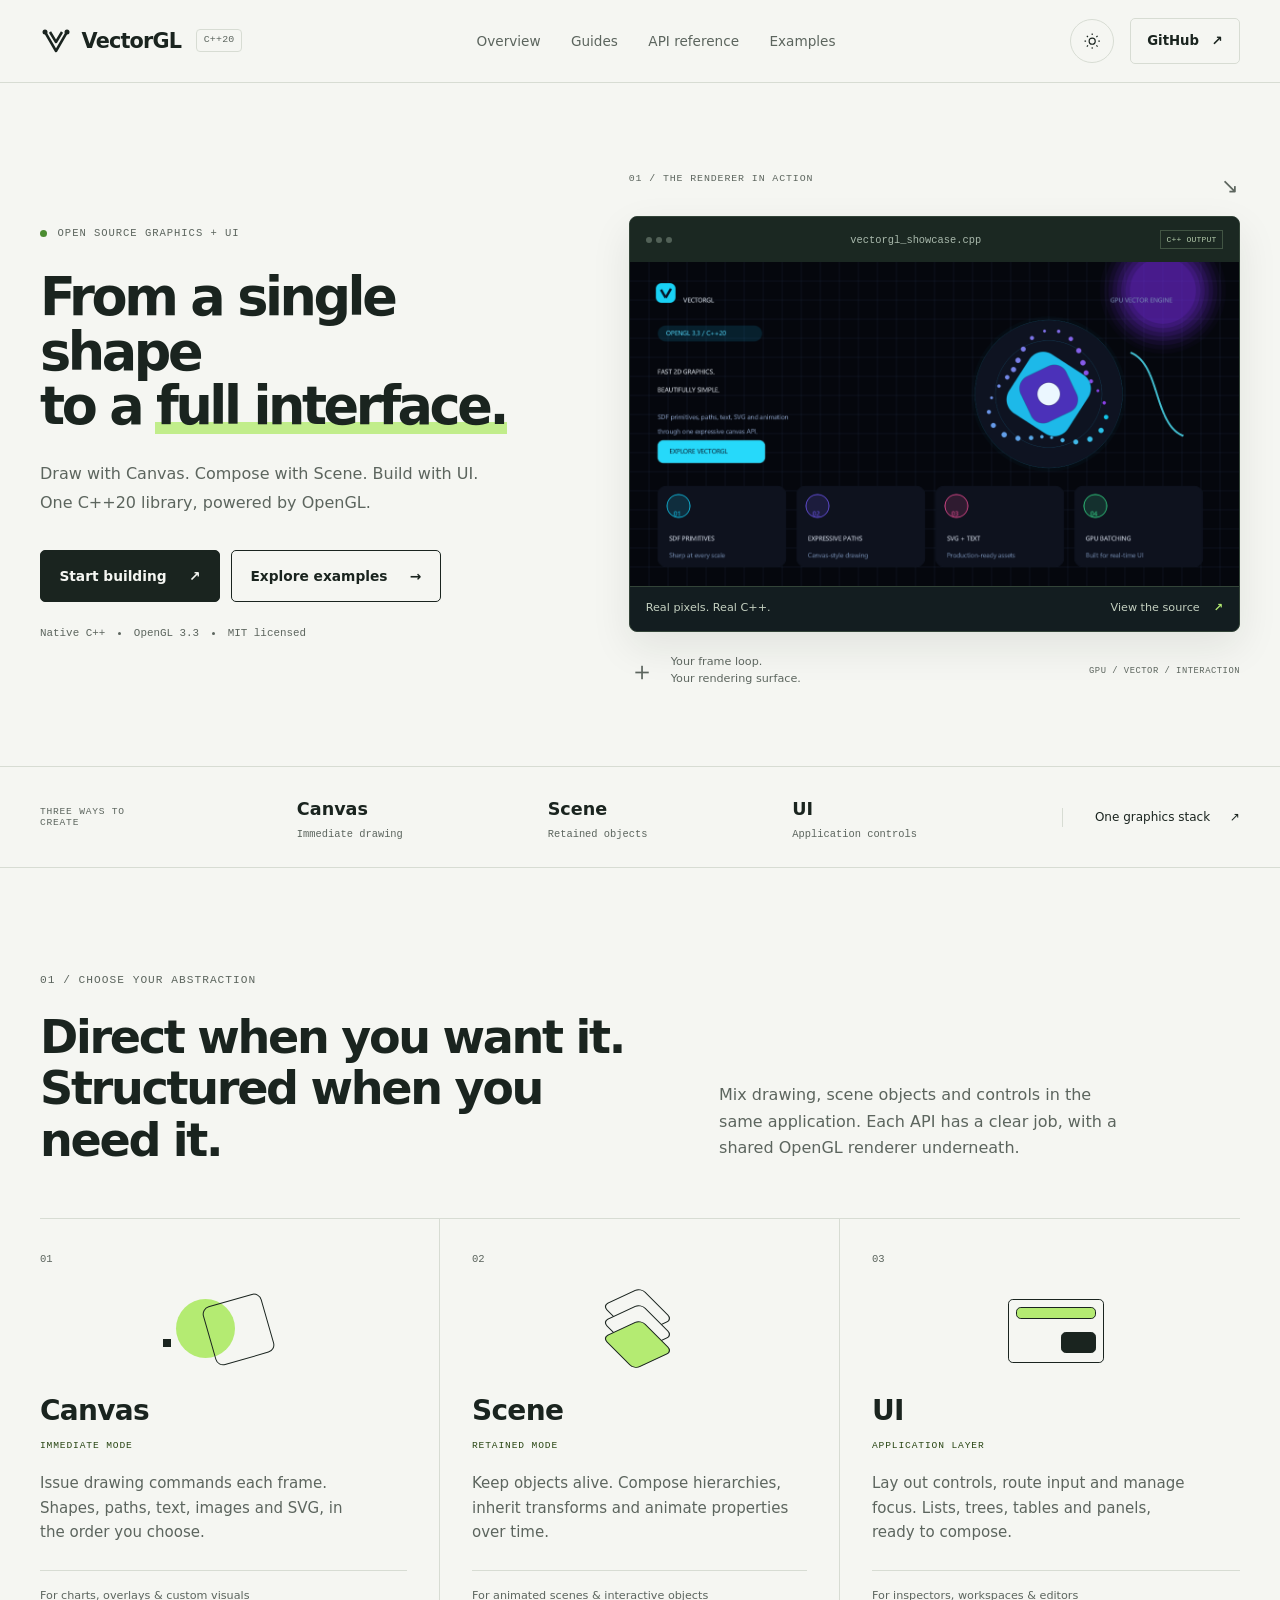
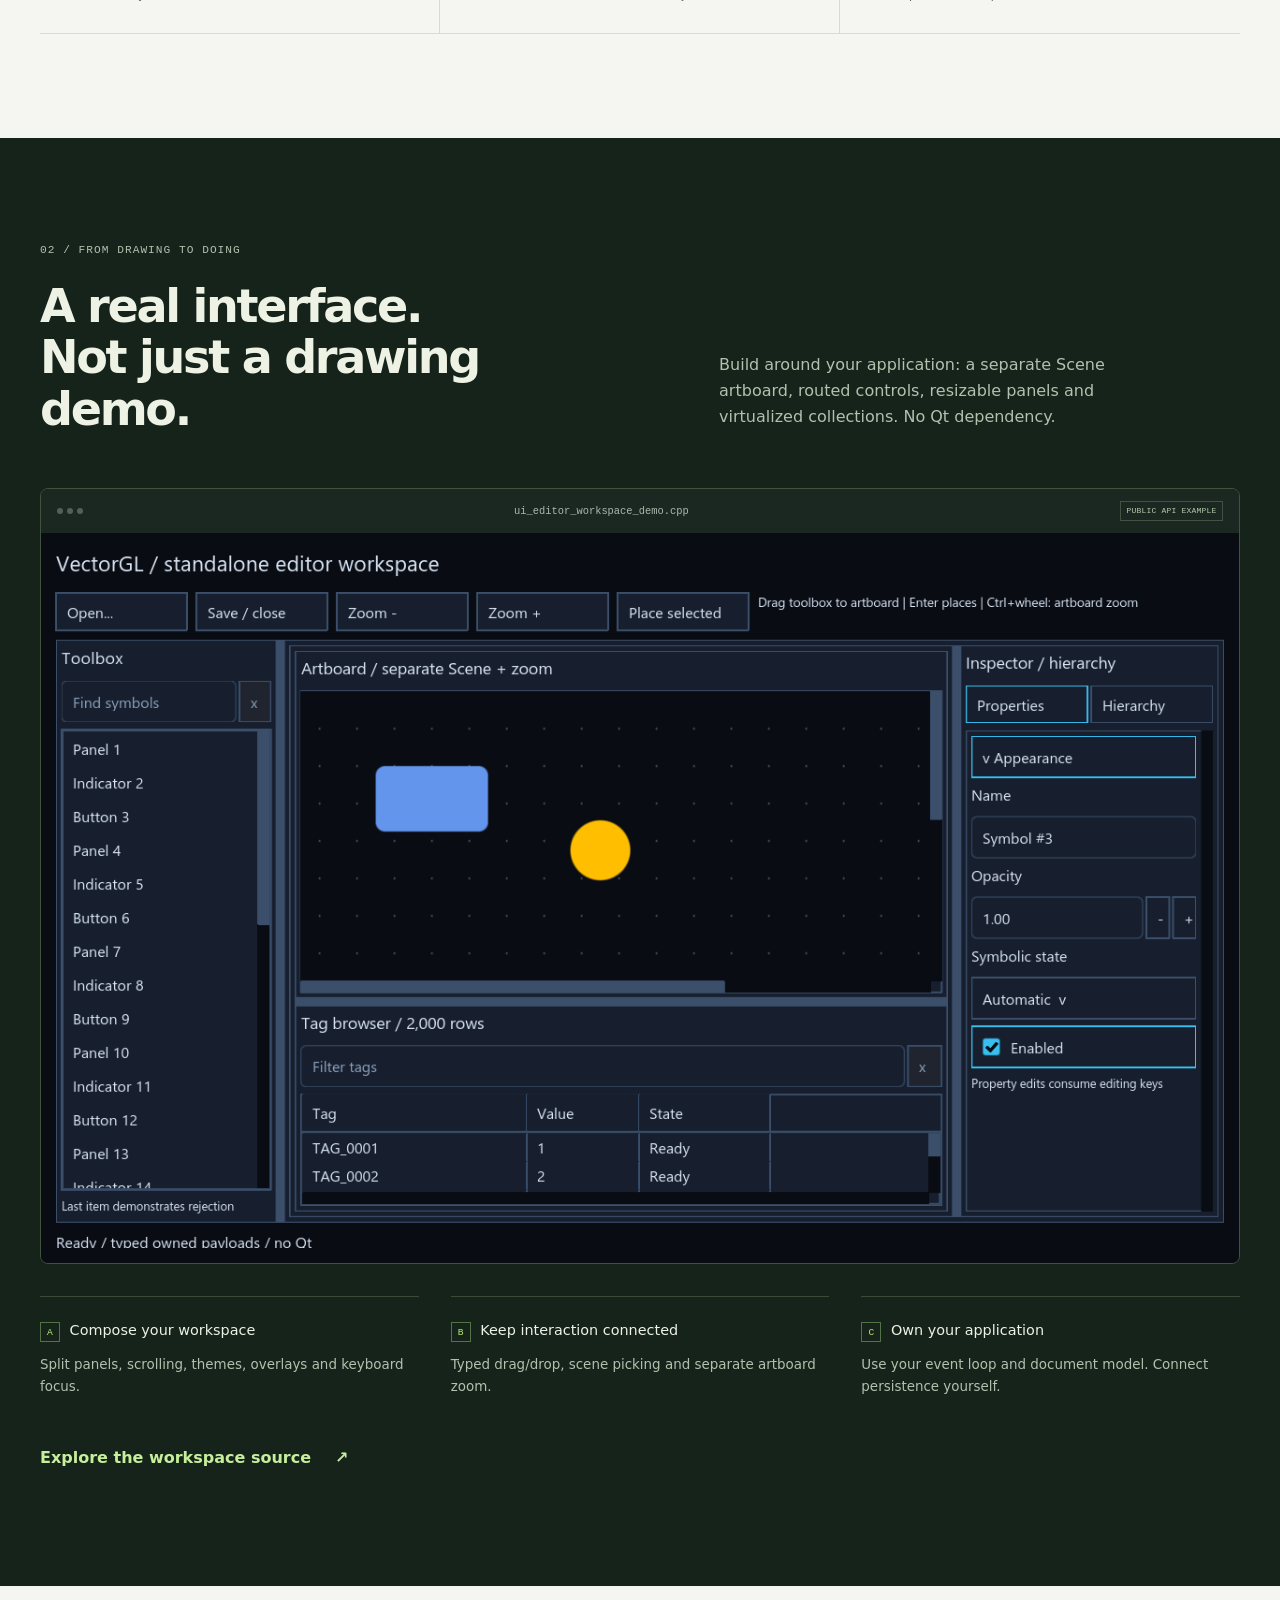
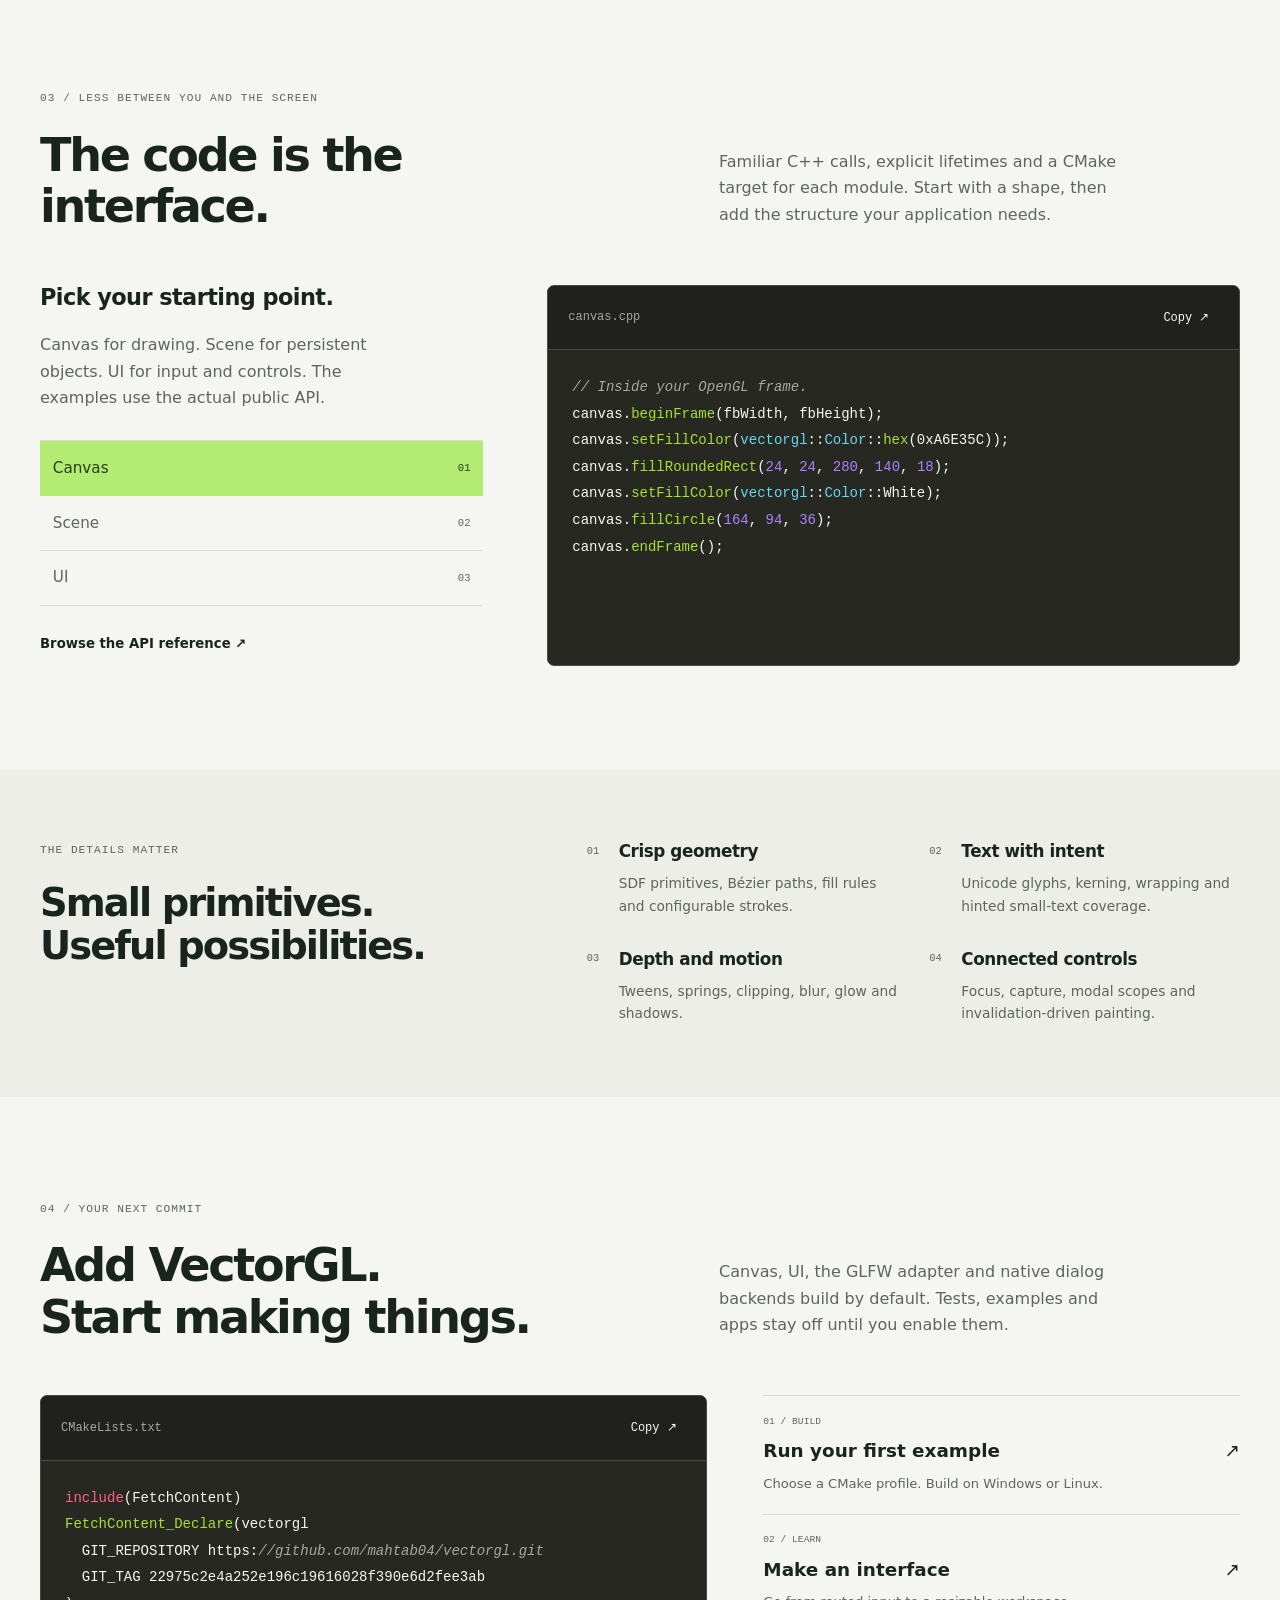
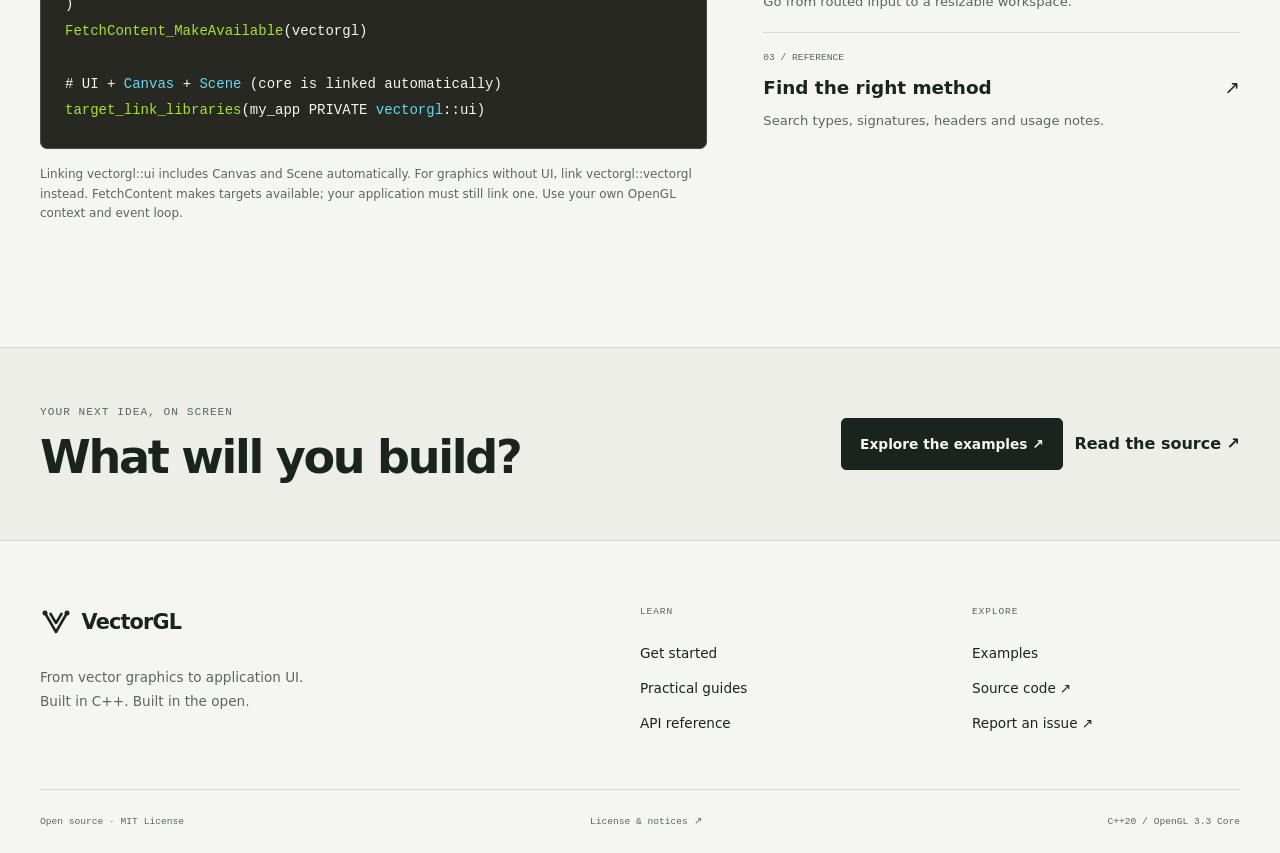
<file: site/index.html>
<!doctype html>
<html lang="en">
  <head>
    <meta charset="utf-8" />
    <meta name="viewport" content="width=device-width, initial-scale=1" />
    <title>Graphics to interfaces. All in C++. · VectorGL</title>
    <meta
      name="description"
      content="Vector graphics, a retained scene graph and application UI for C++20. Build with Canvas, Scene and UI using OpenGL 3.3."
    />
    <meta name="robots" content="index, follow, max-image-preview:large" />
    <meta name="theme-color" content="#f5f6f2" />
    <link rel="canonical" href="https://mahtab04.github.io/vectorgl-website/" />
    <meta property="og:type" content="website" />
    <meta property="og:site_name" content="VectorGL" />
    <meta
      property="og:title"
      content="Graphics to interfaces. All in C++. · VectorGL"
    />
    <meta
      property="og:description"
      content="Vector graphics, a retained scene graph and application UI for C++20. Build with Canvas, Scene and UI using OpenGL 3.3."
    />
    <meta property="og:url" content="https://mahtab04.github.io/vectorgl-website/" />
    <meta
      property="og:image"
      content="https://mahtab04.github.io/vectorgl-website/images/vectorgl-showcase.png"
    />
    <meta name="twitter:card" content="summary_large_image" />
    <link rel="icon" href="favicon.svg" type="image/svg+xml" />
    <link rel="stylesheet" href="styles.css" />
    <script defer src="app.js"></script>
  </head>
  <body data-page="home" data-theme="light">
    <a class="skip-link" href="#main">Skip to content</a>
    <header class="site-header">
      <div class="site-container nav-inner">
        <a class="brand-lockup" href="index.html" aria-label="VectorGL home"
          ><span class="brand-mark" aria-hidden="true"
            ><svg viewBox="0 0 32 32" fill="none">
              <path
                d="M5 7 16 26 27 7M10 7l6 10 6-10"
                stroke="currentColor"
                stroke-width="2.5"
                stroke-linejoin="round"
              />
              <circle cx="5" cy="7" r="2.5" fill="currentColor" />
              <circle cx="27" cy="7" r="2.5" fill="currentColor" /></svg></span
          ><span>VectorGL</span><span class="brand-tag">C++20</span></a
        >
        <nav class="desktop-nav" aria-label="Primary navigation">
          <a href="overview.html">Overview</a><a href="guides.html">Guides</a
          ><a href="api.html">API reference</a
          ><a href="examples.html">Examples</a>
        </nav>
        <div class="nav-actions">
          <button
            class="theme-toggle"
            data-theme-toggle
            type="button"
            aria-label="Switch to dark theme"
            title="Switch color theme"
          >
            <svg viewBox="0 0 24 24" aria-hidden="true">
              <circle cx="12" cy="12" r="4" />
              <path
                d="M12 2v2m0 16v2M2 12h2m16 0h2M5 5l1.5 1.5m11 11L19 19M5 19l1.5-1.5m11-11L19 5"
              />
            </svg></button
          ><a class="github-link" href="https://github.com/mahtab04/vectorgl"
            >GitHub <span aria-hidden="true">↗</span></a
          >
          <details class="mobile-menu">
            <summary aria-label="Open navigation">
              Menu <span aria-hidden="true">＋</span>
            </summary>
            <nav aria-label="Mobile navigation">
              <a href="https://github.com/mahtab04/vectorgl">GitHub</a>
              <a href="overview.html">Overview</a
              ><a href="guides.html">Guides</a
              ><a href="api.html">API reference</a
              ><a href="examples.html">Examples</a>
            </nav>
          </details>
        </div>
      </div>
    </header>
    <main id="main">
      <section class="site-container hero">
        <div class="hero-copy">
          <div class="hero-eyebrow">
            <span class="status-dot"></span> OPEN SOURCE GRAPHICS + UI
          </div>
          <h1>From a single shape<br />to a <span>full interface.</span></h1>
          <p>
            Draw with Canvas. Compose with Scene. Build with UI.<br
              class="desktop-break"
            />
            One C++20 library, powered by OpenGL.
          </p>
          <div class="hero-actions">
            <a class="button primary" href="overview.html#getting-started"
              >Start building <span aria-hidden="true">↗</span></a
            ><a class="button secondary" href="examples.html"
              >Explore examples <span aria-hidden="true">→</span></a
            >
          </div>
          <div class="hero-footnote">
            <span>Native C++</span><i></i><span>OpenGL 3.3</span><i></i
            ><span>MIT licensed</span>
          </div>
        </div>
        <div class="hero-visual">
          <div class="preview-label">
            <span>01 / THE RENDERER IN ACTION</span
            ><span aria-hidden="true">↘</span>
          </div>
          <a class="product-frame" href="examples.html#showcase"
            ><div class="frame-toolbar">
              <span class="traffic-dots"><i></i><i></i><i></i></span
              ><span>vectorgl_showcase.cpp</span
              ><span class="frame-tag">C++ OUTPUT</span>
            </div>
            <img
              src="images/vectorgl-showcase.png"
              width="1280"
              height="680"
              alt="Actual VectorGL showcase rendering: charts, vector shapes, color controls and animated visuals"
              fetchpriority="high"
            />
            <div class="frame-caption">
              <span>Real pixels. Real C++.</span
              ><span>View the source <b aria-hidden="true">↗</b></span>
            </div></a
          >
          <div class="visual-note">
            <span class="crosshair" aria-hidden="true">＋</span>
            <p>Your frame loop.<br />Your rendering surface.</p>
            <span class="coordinate-label">GPU / VECTOR / INTERACTION</span>
          </div>
        </div>
      </section>
      <div class="spec-strip">
        <div class="site-container spec-inner">
          <span>THREE WAYS TO CREATE</span
          ><strong>Canvas <small>Immediate drawing</small></strong
          ><strong>Scene <small>Retained objects</small></strong
          ><strong>UI <small>Application controls</small></strong
          ><a href="overview.html#architecture"
            >One graphics stack <span aria-hidden="true">↗</span></a
          >
        </div>
      </div>
      <section class="site-container section" id="approach">
        <div class="section-heading">
          <div>
            <span class="eyebrow">01 / CHOOSE YOUR ABSTRACTION</span>
            <h2>Direct when you want it.<br />Structured when you need it.</h2>
          </div>
          <p>
            Mix drawing, scene objects and controls in the same application.
            Each API has a clear job, with a shared OpenGL renderer underneath.
          </p>
        </div>
        <div class="api-choices">
          <a class="api-choice" href="guides.html#canvas"
            ><span class="choice-number">01</span>
            <div class="shape-mark shape-canvas" aria-hidden="true">
              <i></i><i></i><i></i>
            </div>
            <h3>Canvas<span>↗</span></h3>
            <span class="mono-label">IMMEDIATE MODE</span>
            <p>
              Issue drawing commands each frame. Shapes, paths, text, images and
              SVG, in the order you choose.
            </p>
            <span class="choice-use"
              >For charts, overlays &amp; custom visuals</span
            ></a
          ><a class="api-choice" href="guides.html#scene"
            ><span class="choice-number">02</span>
            <div class="shape-mark shape-scene" aria-hidden="true">
              <i></i><i></i><i></i>
            </div>
            <h3>Scene<span>↗</span></h3>
            <span class="mono-label">RETAINED MODE</span>
            <p>
              Keep objects alive. Compose hierarchies, inherit transforms and
              animate properties over time.
            </p>
            <span class="choice-use"
              >For animated scenes &amp; interactive objects</span
            ></a
          ><a class="api-choice" href="guides.html#ui"
            ><span class="choice-number">03</span>
            <div class="shape-mark shape-ui" aria-hidden="true">
              <i></i><i></i><i></i>
            </div>
            <h3>UI<span>↗</span></h3>
            <span class="mono-label">APPLICATION LAYER</span>
            <p>
              Lay out controls, route input and manage focus. Lists, trees,
              tables and panels, ready to compose.
            </p>
            <span class="choice-use"
              >For inspectors, workspaces &amp; editors</span
            ></a
          >
        </div>
      </section>
      <section class="dark-section">
        <div class="site-container section">
          <div class="section-heading">
            <div>
              <span class="eyebrow">02 / FROM DRAWING TO DOING</span>
              <h2>A real interface.<br />Not just a drawing demo.</h2>
            </div>
            <p>
              Build around your application: a separate Scene artboard, routed
              controls, resizable panels and virtualized collections. No Qt
              dependency.
            </p>
          </div>
          <a class="workspace-frame" href="examples.html#workspace"
            ><div class="frame-toolbar">
              <span class="traffic-dots"><i></i><i></i><i></i></span
              ><span>ui_editor_workspace_demo.cpp</span
              ><span class="frame-tag">PUBLIC API EXAMPLE</span>
            </div>
            <img
              src="images/ui-workspace.png"
              width="1280"
              height="780"
              loading="lazy"
              alt="VectorGL UI workspace with a searchable toolbox, separate scene artboard, property inspector and tag table"
          /></a>
          <div class="workspace-details">
            <div>
              <span class="detail-index">A</span
              ><strong>Compose your workspace</strong>
              <p>
                Split panels, scrolling, themes, overlays and keyboard focus.
              </p>
            </div>
            <div>
              <span class="detail-index">B</span
              ><strong>Keep interaction connected</strong>
              <p>Typed drag/drop, scene picking and separate artboard zoom.</p>
            </div>
            <div>
              <span class="detail-index">C</span
              ><strong>Own your application</strong>
              <p>
                Use your event loop and document model. Connect persistence
                yourself.
              </p>
            </div>
          </div>
          <a
            class="text-link"
            href="https://github.com/mahtab04/vectorgl/blob/main/example/ui_editor_workspace_demo.cpp"
            >Explore the workspace source <span aria-hidden="true">↗</span></a
          >
        </div>
      </section>
      <section class="site-container section" id="code">
        <div class="section-heading">
          <div>
            <span class="eyebrow">03 / LESS BETWEEN YOU AND THE SCREEN</span>
            <h2>The code is the interface.</h2>
          </div>
          <p>
            Familiar C++ calls, explicit lifetimes and a CMake target for each
            module. Start with a shape, then add the structure your application
            needs.
          </p>
        </div>
        <div class="code-showcase">
          <div class="code-story">
            <h3>Pick your starting point.</h3>
            <p>
              Canvas for drawing. Scene for persistent objects. UI for input and
              controls. The examples use the actual public API.
            </p>
            <div
              class="code-tabs"
              role="tablist"
              aria-label="API code examples"
            >
              <button
                type="button"
                id="tab-canvas"
                role="tab"
                aria-selected="true"
                aria-controls="panel-canvas"
                data-code-tab="canvas"
              >
                Canvas <span>01</span></button
              ><button
                type="button"
                id="tab-scene"
                role="tab"
                aria-selected="false"
                aria-controls="panel-scene"
                tabindex="-1"
                data-code-tab="scene"
              >
                Scene <span>02</span></button
              ><button
                type="button"
                id="tab-ui"
                role="tab"
                aria-selected="false"
                aria-controls="panel-ui"
                tabindex="-1"
                data-code-tab="ui"
              >
                UI <span>03</span>
              </button>
            </div>
            <a class="text-link" href="api.html">Browse the API reference ↗</a>
          </div>
          <div class="code-panels">
            <div id="panel-canvas" role="tabpanel" aria-labelledby="tab-canvas">
              <div class="code-block">
                <div class="code-header">
                  <span>canvas.cpp</span
                  ><button
                    class="copy-button"
                    type="button"
                    data-copy-target="home-canvas"
                    aria-label="Copy canvas.cpp"
                  >
                    Copy <span aria-hidden="true">↗</span>
                  </button>
                </div>
                <pre
                  tabindex="0"
                ><code id="home-canvas">// Inside your OpenGL frame.
canvas.beginFrame(fbWidth, fbHeight);
canvas.setFillColor(vectorgl::Color::hex(0xA6E35C));
canvas.fillRoundedRect(24, 24, 280, 140, 18);
canvas.setFillColor(vectorgl::Color::White);
canvas.fillCircle(164, 94, 36);
canvas.endFrame();</code></pre>
              </div>
            </div>
            <div
              id="panel-scene"
              role="tabpanel"
              aria-labelledby="tab-scene"
              hidden
            >
              <div class="code-block">
                <div class="code-header">
                  <span>scene.cpp</span
                  ><button
                    class="copy-button"
                    type="button"
                    data-copy-target="home-scene"
                    aria-label="Copy scene.cpp"
                  >
                    Copy <span aria-hidden="true">↗</span>
                  </button>
                </div>
                <pre
                  tabindex="0"
                ><code id="home-scene">// Create once, then update persistent objects.
vectorgl::Scene scene(canvas.renderer());
auto card = scene.roundedRect(24, 24, 280, 140, 18);
card-&gt;setFill(vectorgl::Color::hex(0xA6E35C));
card-&gt;setPosition(80, 60);

// During an active Canvas frame.
scene.render();</code></pre>
              </div>
            </div>
            <div id="panel-ui" role="tabpanel" aria-labelledby="tab-ui" hidden>
              <div class="code-block">
                <div class="code-header">
                  <span>controls.cpp</span
                  ><button
                    class="copy-button"
                    type="button"
                    data-copy-target="home-ui"
                    aria-label="Copy controls.cpp"
                  >
                    Copy <span aria-hidden="true">↗</span>
                  </button>
                </div>
                <pre
                  tabindex="0"
                ><code id="home-ui">// Context outlives the controls it owns.
vectorgl::ui::Context ui;
vectorgl::ui::ButtonOptions options;
options.label = &quot;Save document&quot;;
options.onActivated = [] { /* Application save hook. */ };
vectorgl::ui::Button save(ui, {}, options);
ui.setBounds(save.id(), {24, 24, 180, 44});

// Forward host input; paint inside a Canvas frame.
ui.dispatch(event);
ui.paint(canvas, viewport);</code></pre>
              </div>
            </div>
          </div>
        </div>
      </section>
      <section class="capability-band">
        <div class="site-container capability-grid">
          <div>
            <span class="eyebrow">THE DETAILS MATTER</span>
            <h2>Small primitives.<br />Useful possibilities.</h2>
          </div>
          <div class="capability-list">
            <div>
              <span>01</span>
              <h3>Crisp geometry</h3>
              <p>
                SDF primitives, Bézier paths, fill rules and configurable
                strokes.
              </p>
            </div>
            <div>
              <span>02</span>
              <h3>Text with intent</h3>
              <p>
                Unicode glyphs, kerning, wrapping and hinted small-text
                coverage.
              </p>
            </div>
            <div>
              <span>03</span>
              <h3>Depth and motion</h3>
              <p>Tweens, springs, clipping, blur, glow and shadows.</p>
            </div>
            <div>
              <span>04</span>
              <h3>Connected controls</h3>
              <p>
                Focus, capture, modal scopes and invalidation-driven painting.
              </p>
            </div>
          </div>
        </div>
      </section>
      <section class="site-container section" id="install">
        <div class="section-heading">
          <div>
            <span class="eyebrow">04 / YOUR NEXT COMMIT</span>
            <h2>Add VectorGL.<br />Start making things.</h2>
          </div>
          <p>
            Canvas, UI, the GLFW adapter and native dialog backends build by
            default. Tests, examples and apps stay off until you enable them.
          </p>
        </div>
        <div class="install-grid">
          <div>
            <div class="code-block">
              <div class="code-header">
                <span>CMakeLists.txt</span
                ><button
                  class="copy-button"
                  type="button"
                  data-copy-target="install-cmake"
                  aria-label="Copy CMakeLists.txt"
                >
                  Copy <span aria-hidden="true">↗</span>
                </button>
              </div>
              <pre tabindex="0"><code id="install-cmake">include(FetchContent)
FetchContent_Declare(vectorgl
  GIT_REPOSITORY https://github.com/mahtab04/vectorgl.git
  GIT_TAG 22975c2e4a252e196c19616028f390e6d2fee3ab
)
FetchContent_MakeAvailable(vectorgl)

# UI + Canvas + Scene (core is linked automatically)
target_link_libraries(my_app PRIVATE vectorgl::ui)</code></pre>
            </div>
            <p class="code-note">
              Linking vectorgl::ui includes Canvas and Scene automatically.
              For graphics without UI, link vectorgl::vectorgl instead.
              FetchContent makes targets available; your application must still
              link one. Use your own OpenGL context and event loop.
            </p>
          </div>
          <div class="install-links">
            <a href="overview.html#getting-started"
              ><span>01 / BUILD</span
              ><strong>Run your first example <b>↗</b></strong>
              <p>Choose a CMake profile. Build on Windows or Linux.</p></a
            ><a href="guides.html#ui"
              ><span>02 / LEARN</span
              ><strong>Make an interface <b>↗</b></strong>
              <p>Go from routed input to a resizable workspace.</p></a
            ><a href="api.html"
              ><span>03 / REFERENCE</span
              ><strong>Find the right method <b>↗</b></strong>
              <p>Search types, signatures, headers and usage notes.</p></a
            >
          </div>
        </div>
      </section>
      <section class="closing-section">
        <div class="site-container closing-inner">
          <div>
            <span class="eyebrow">YOUR NEXT IDEA, ON SCREEN</span>
            <h2>What will you build?</h2>
          </div>
          <div class="hero-actions">
            <a class="button primary" href="examples.html"
              >Explore the examples ↗</a
            ><a class="text-link" href="https://github.com/mahtab04/vectorgl"
              >Read the source ↗</a
            >
          </div>
        </div>
      </section>
    </main>
    <footer class="site-footer">
      <div class="site-container footer-grid">
        <div>
          <a class="brand-lockup" href="index.html"
            ><span class="brand-mark" aria-hidden="true"
              ><svg viewBox="0 0 32 32" fill="none">
                <path
                  d="M5 7 16 26 27 7M10 7l6 10 6-10"
                  stroke="currentColor"
                  stroke-width="2.5"
                  stroke-linejoin="round"
                />
                <circle cx="5" cy="7" r="2.5" fill="currentColor" />
                <circle
                  cx="27"
                  cy="7"
                  r="2.5"
                  fill="currentColor"
                /></svg></span
            ><span>VectorGL</span></a
          >
          <p>
            From vector graphics to application UI.<br />Built in C++. Built in
            the open.
          </p>
        </div>
        <div>
          <span class="footer-label">Learn</span
          ><a href="overview.html">Get started</a
          ><a href="guides.html">Practical guides</a
          ><a href="api.html">API reference</a>
        </div>
        <div>
          <span class="footer-label">Explore</span
          ><a href="examples.html">Examples</a
          ><a href="https://github.com/mahtab04/vectorgl">Source code ↗</a
          ><a href="https://github.com/mahtab04/vectorgl/issues"
            >Report an issue ↗</a
          >
        </div>
      </div>
      <div class="site-container footer-bottom">
        <span>Open source · MIT License</span
        ><a href="https://github.com/mahtab04/vectorgl/blob/main/LICENSE"
          >License &amp; notices ↗</a
        ><span>C++20 / OpenGL 3.3 Core</span>
      </div>
    </footer>
    <div
      class="sr-only"
      id="site-status"
      role="status"
      aria-live="polite"
    ></div>
  </body>
</html>
</file>
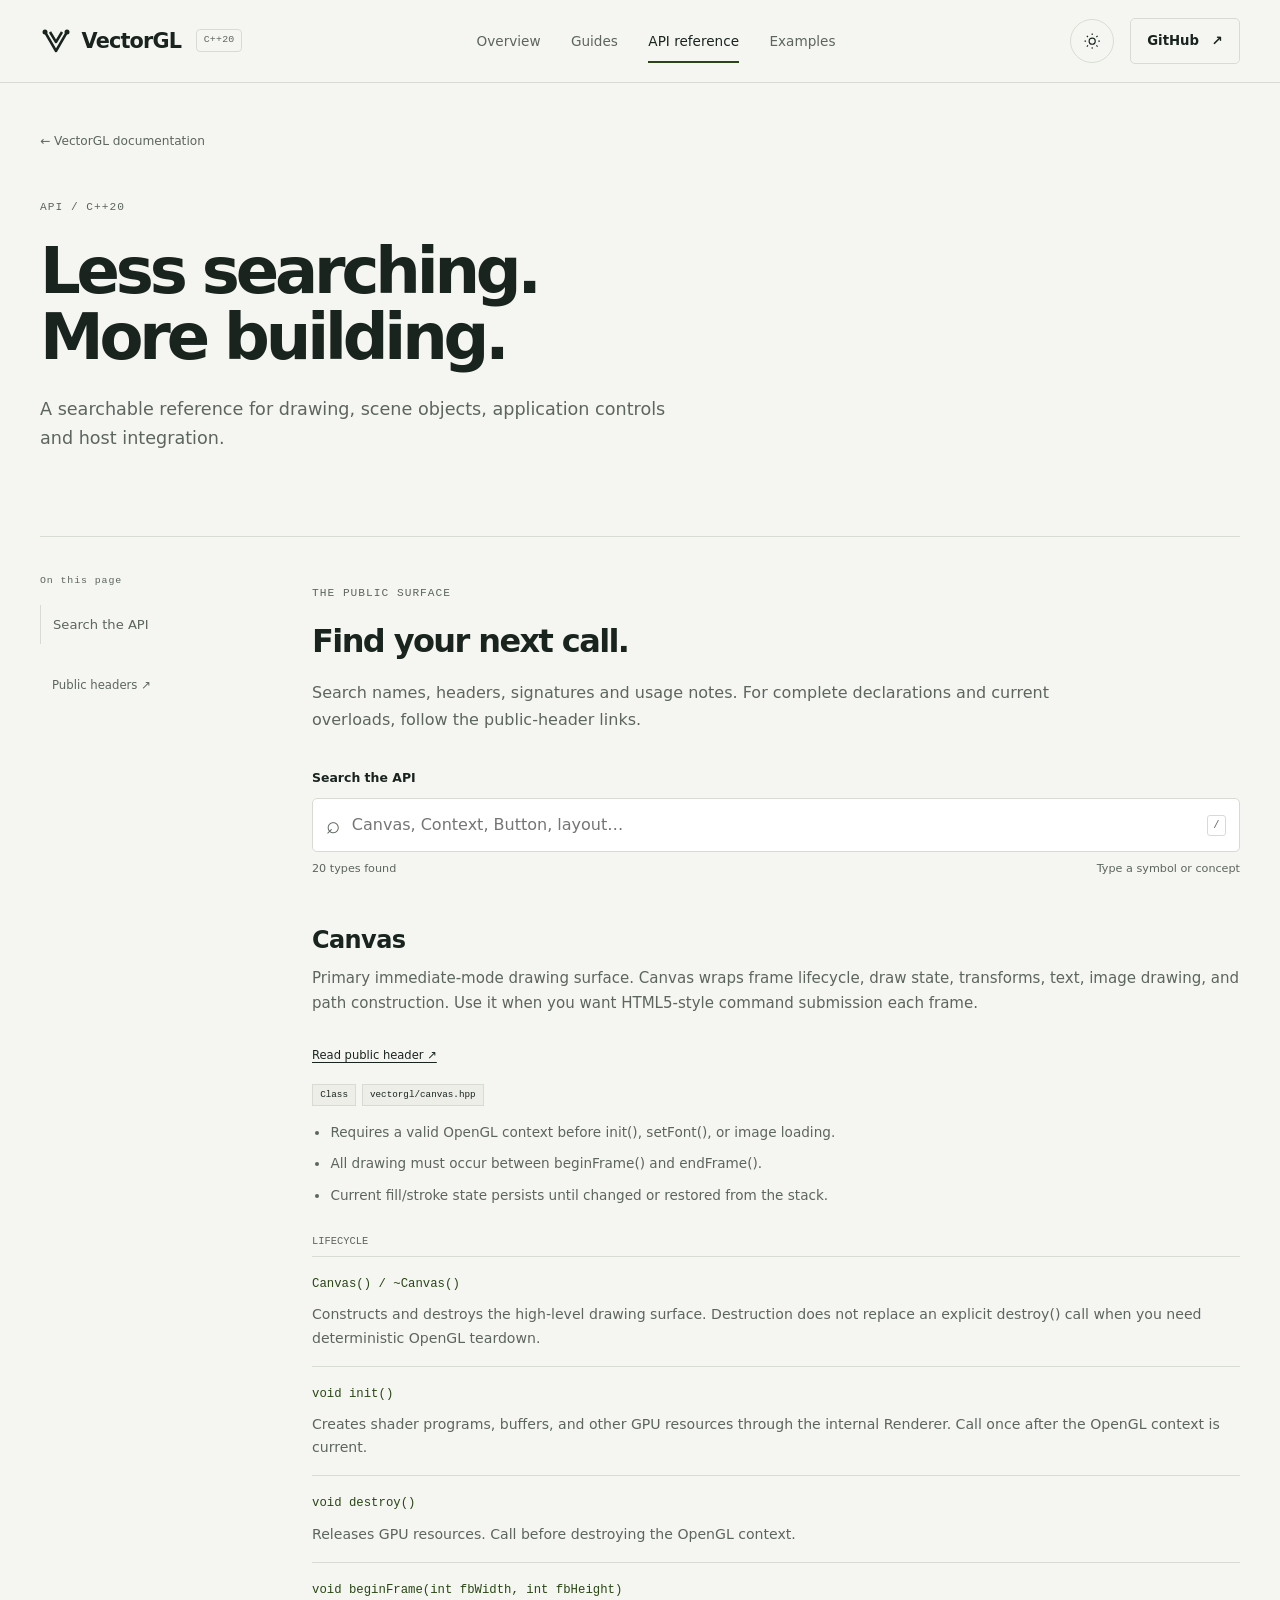
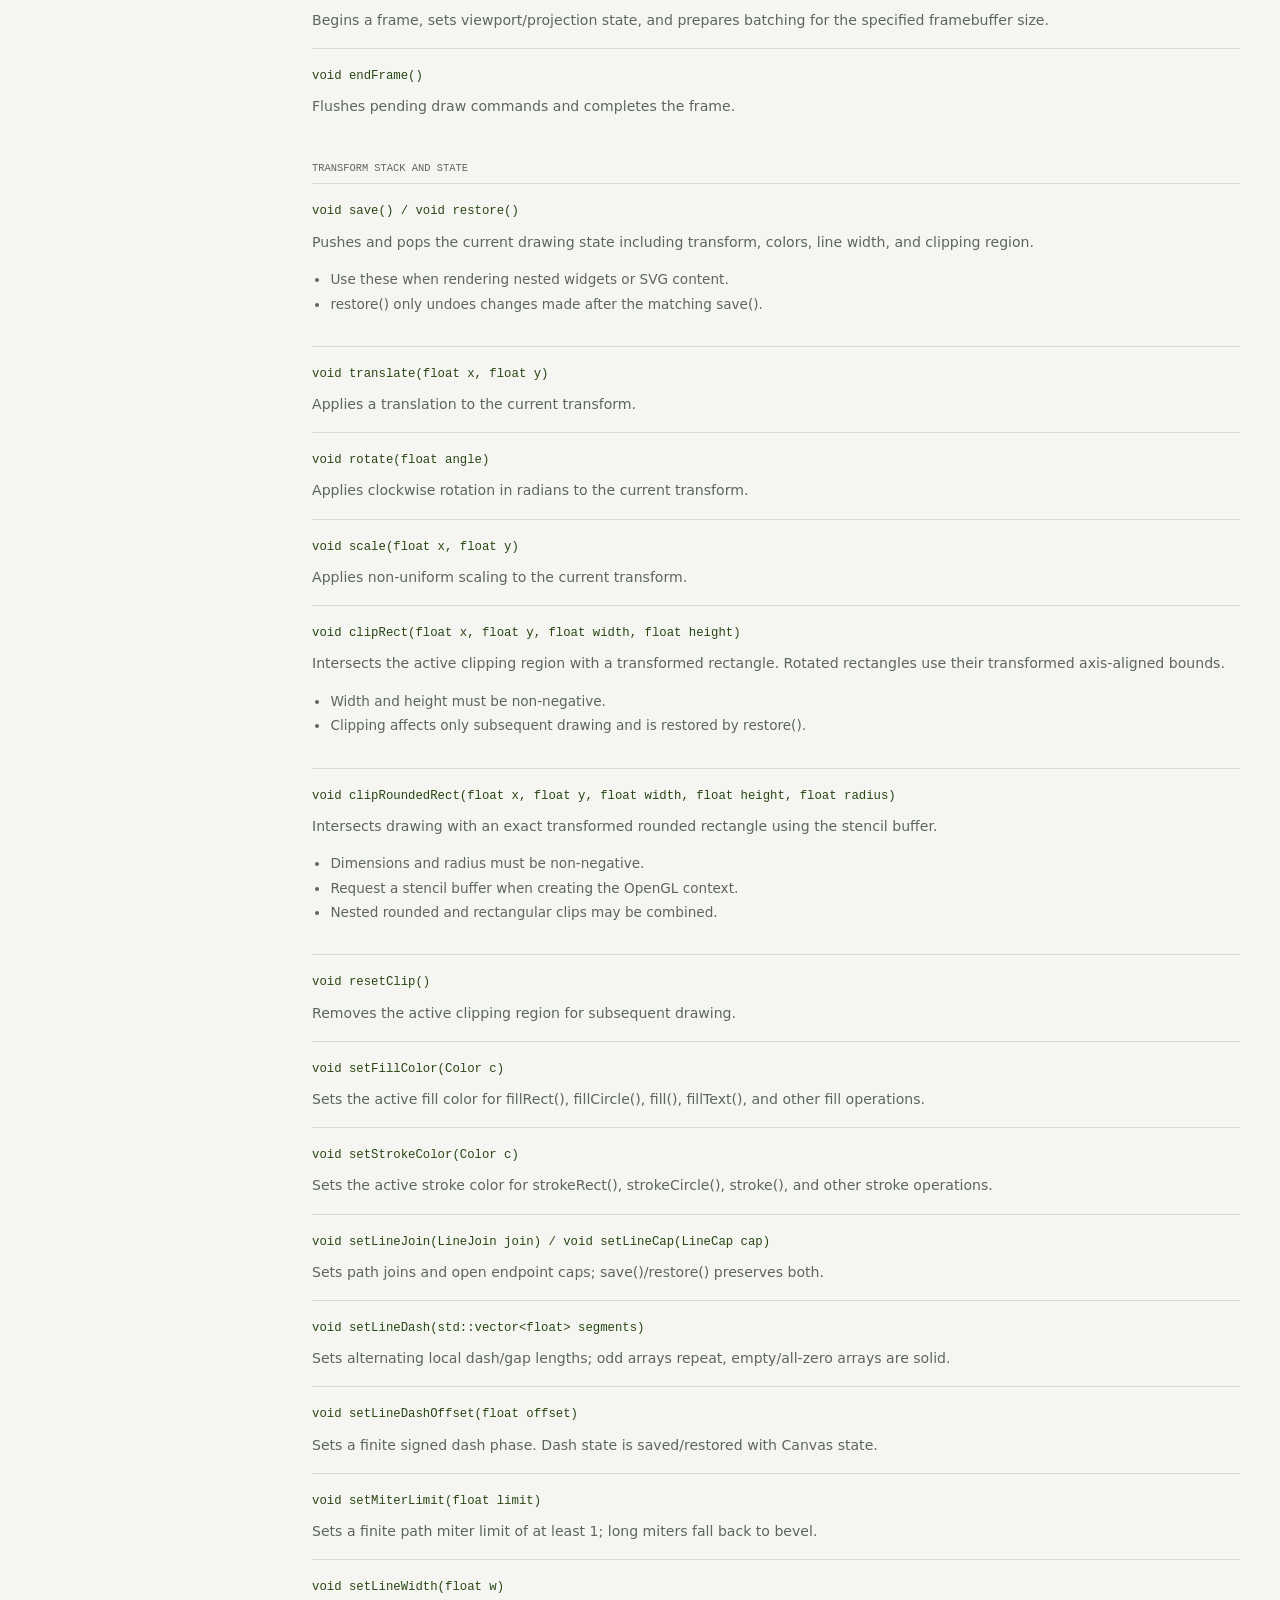
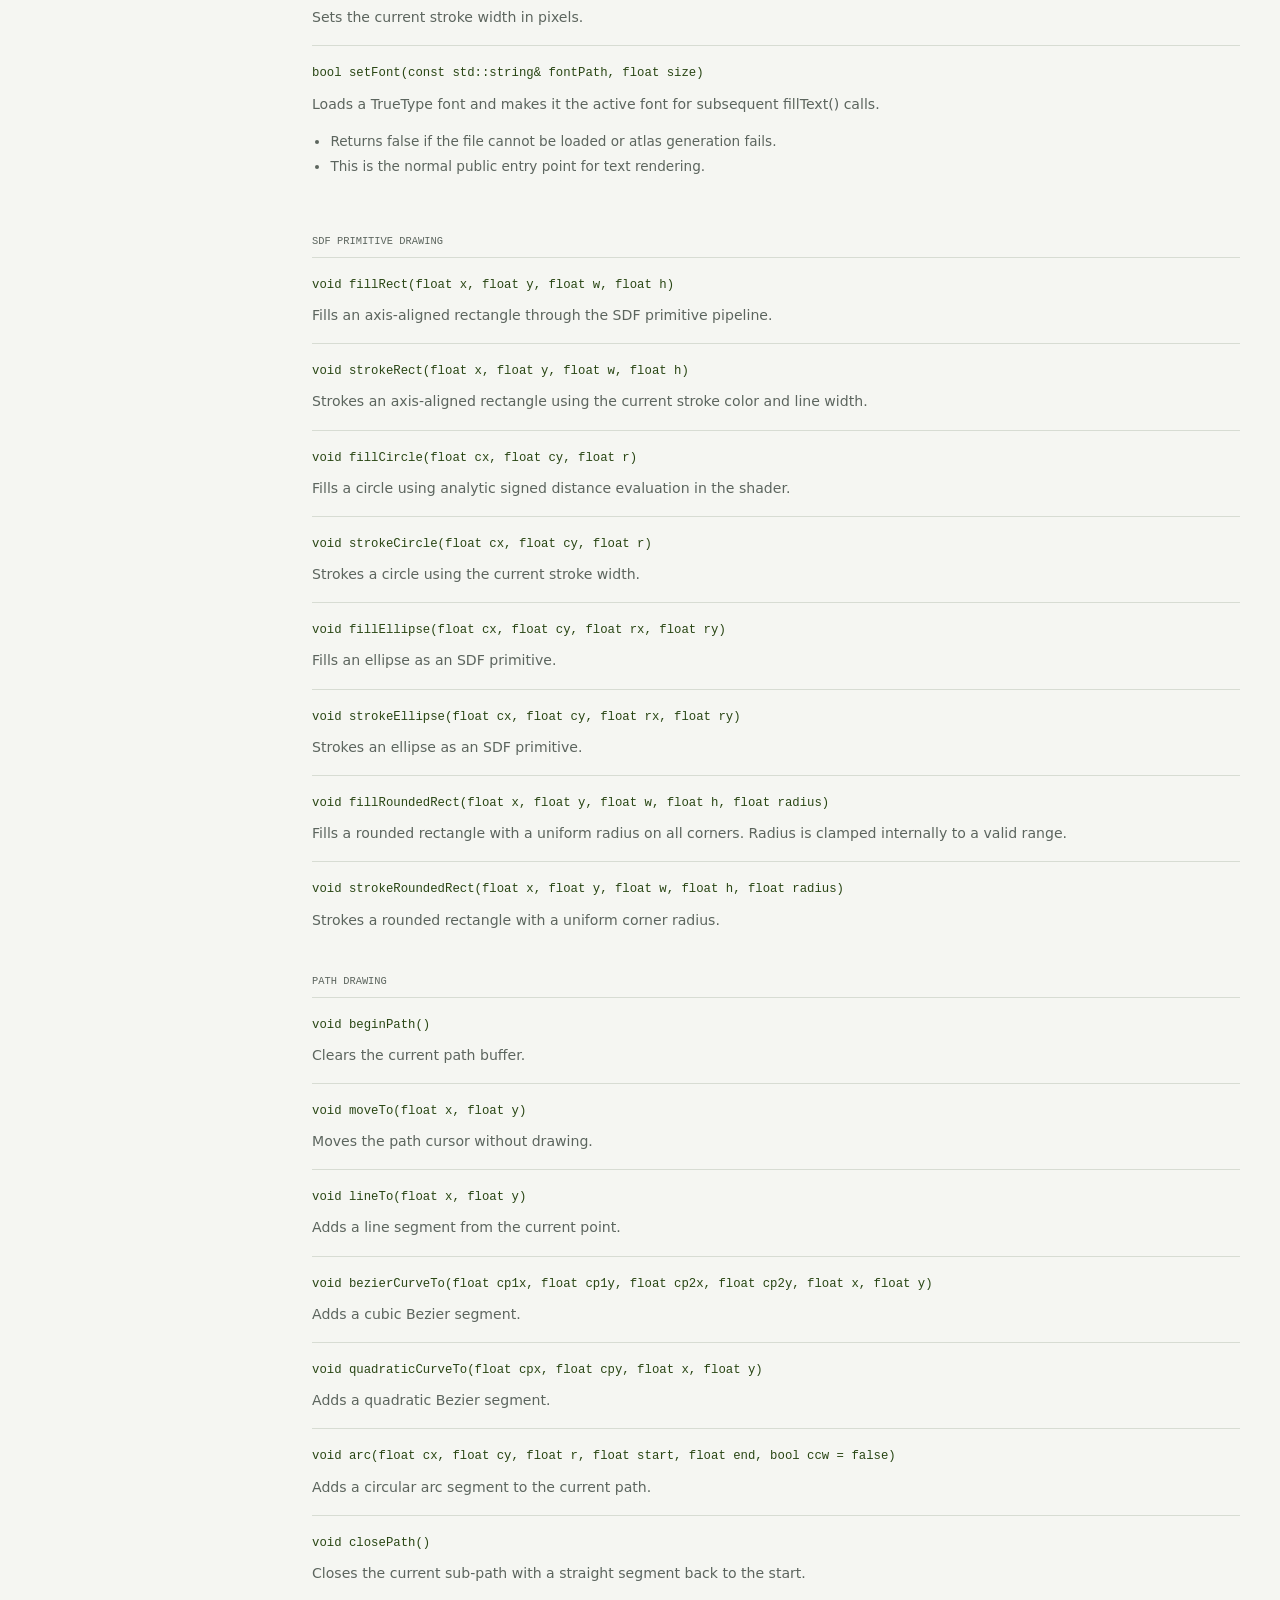
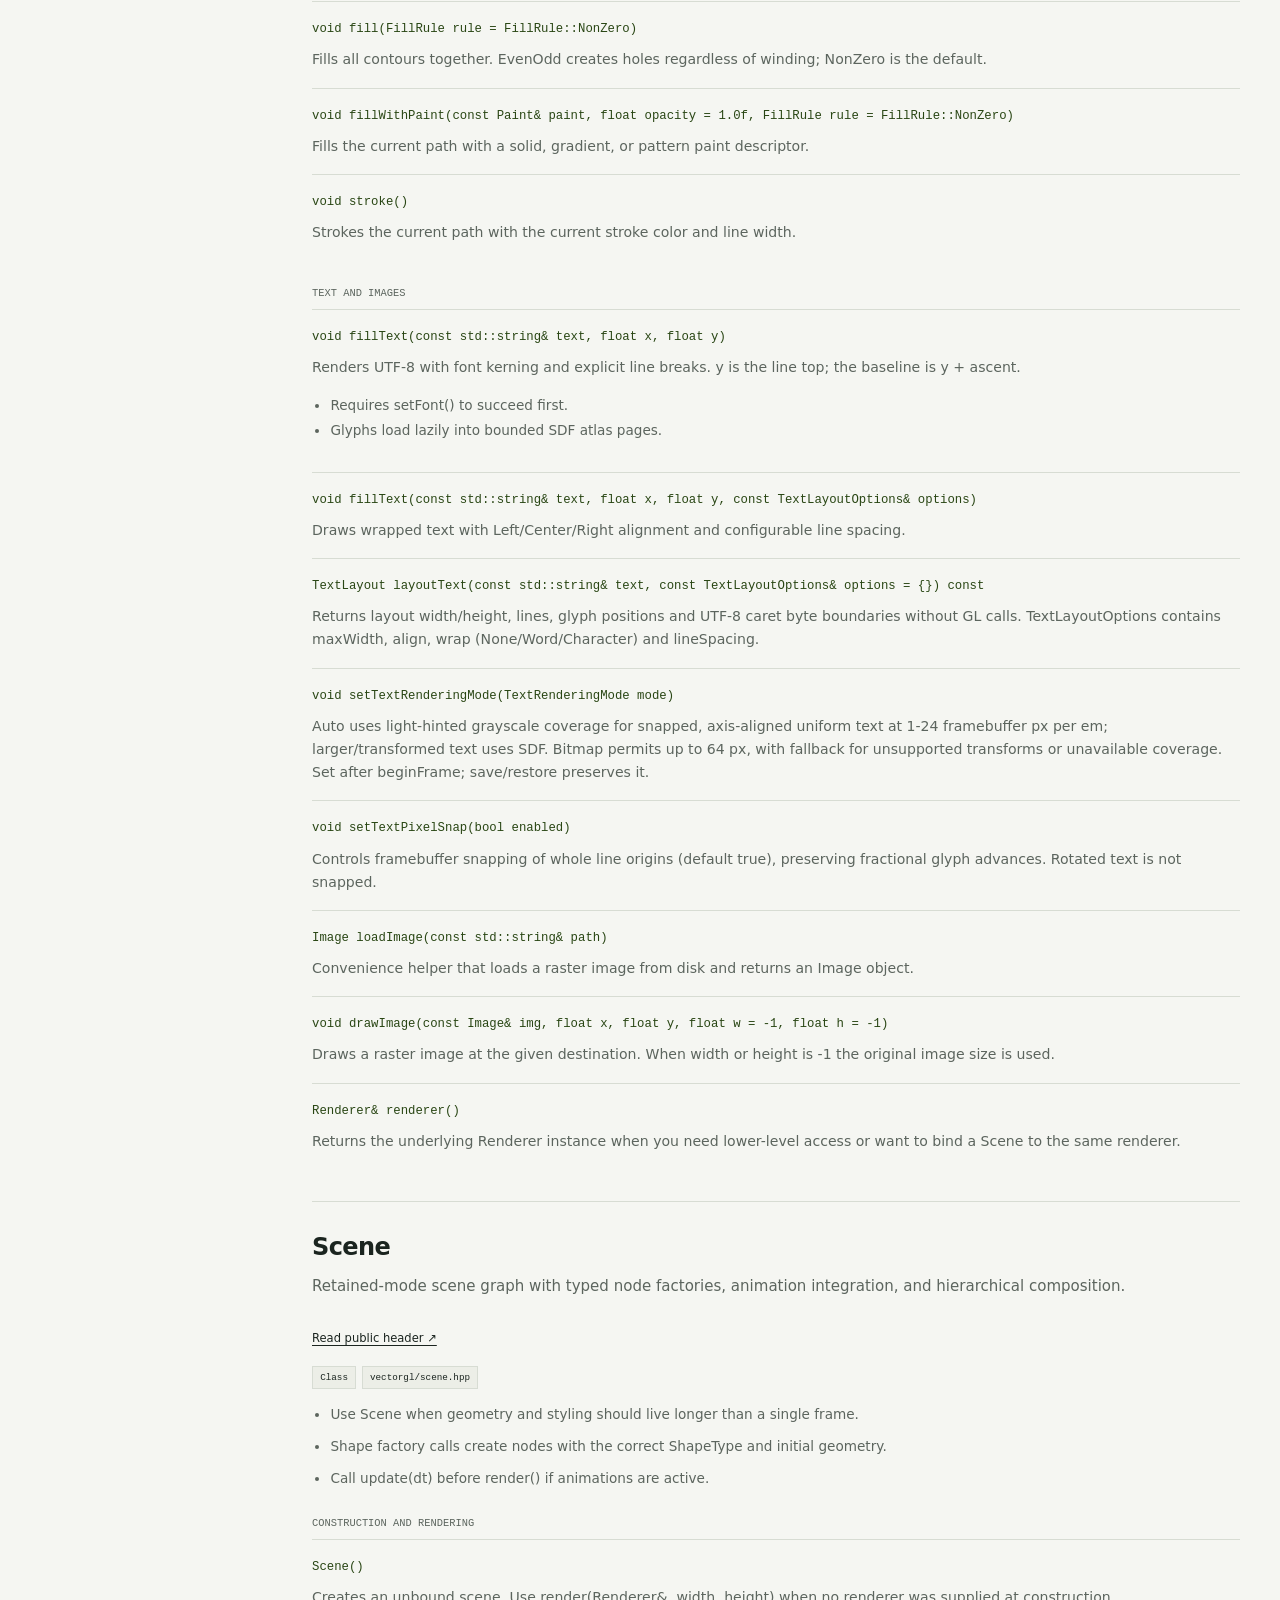
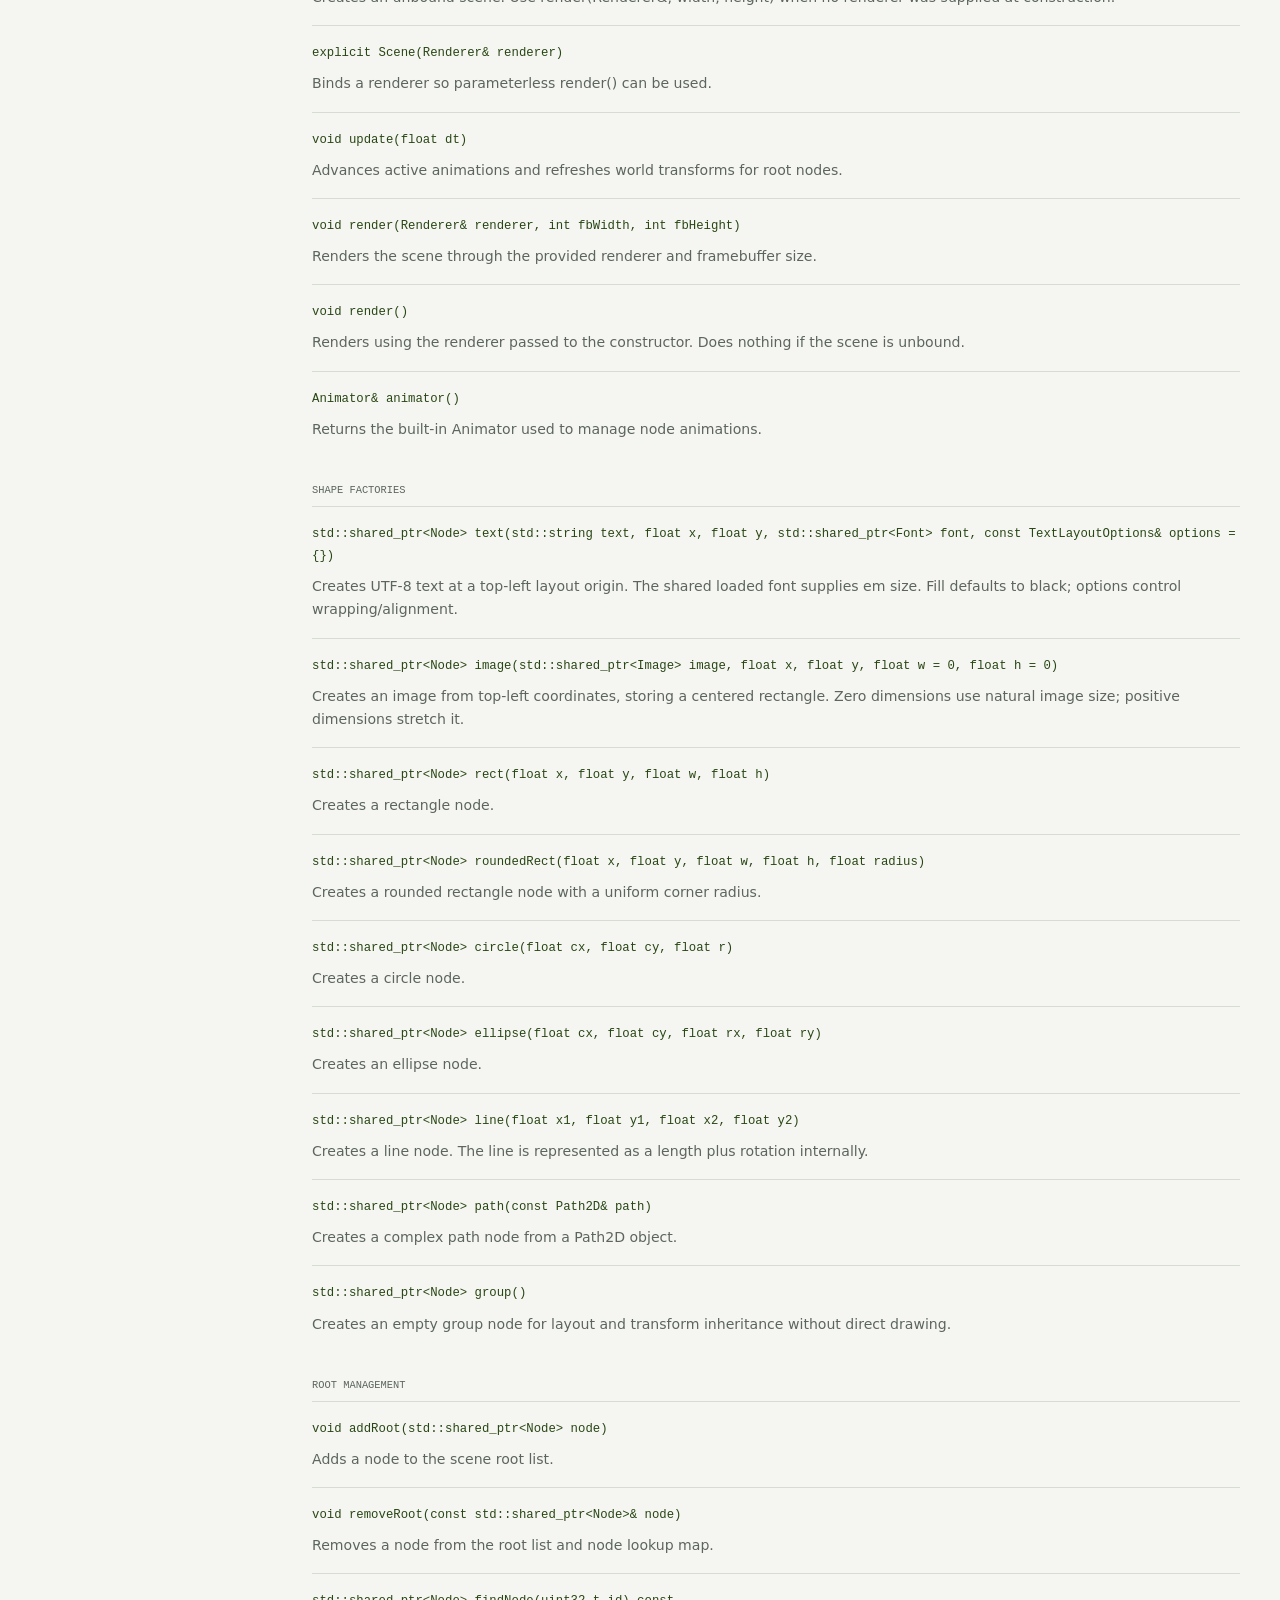
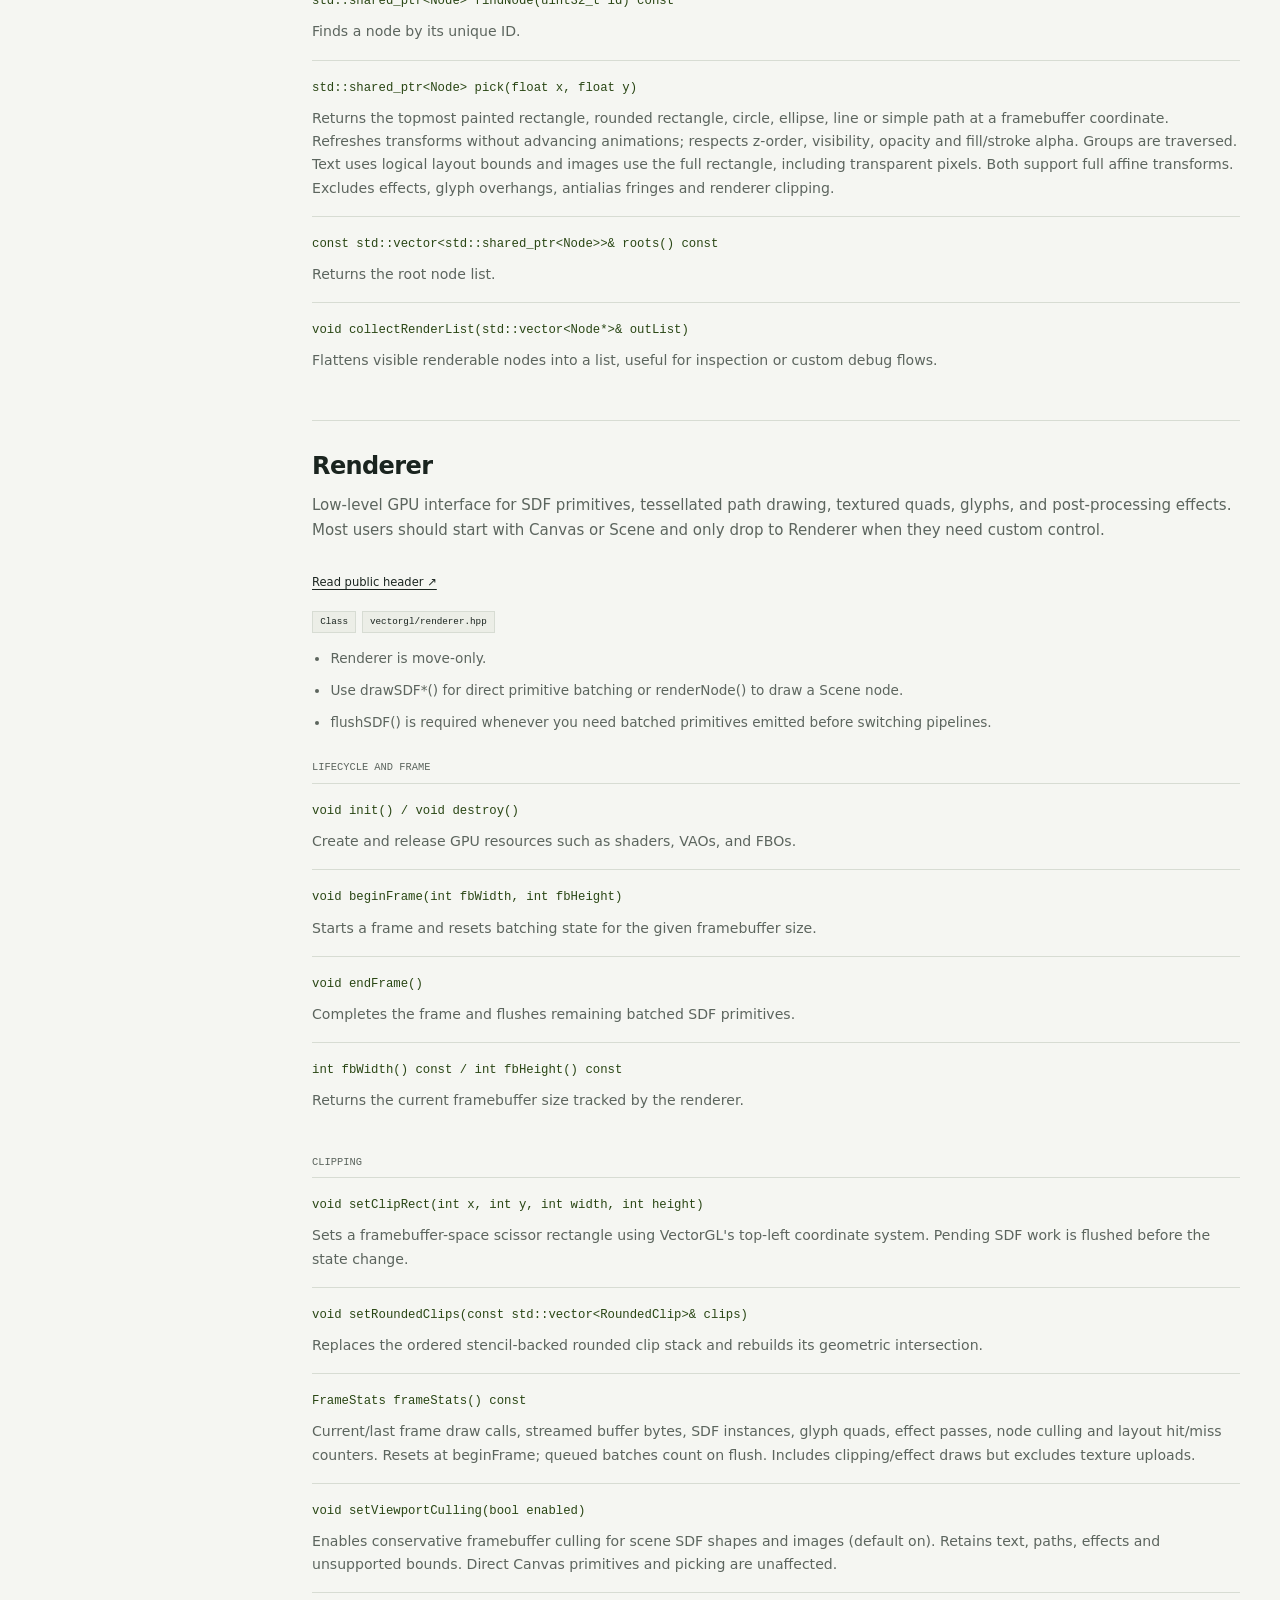
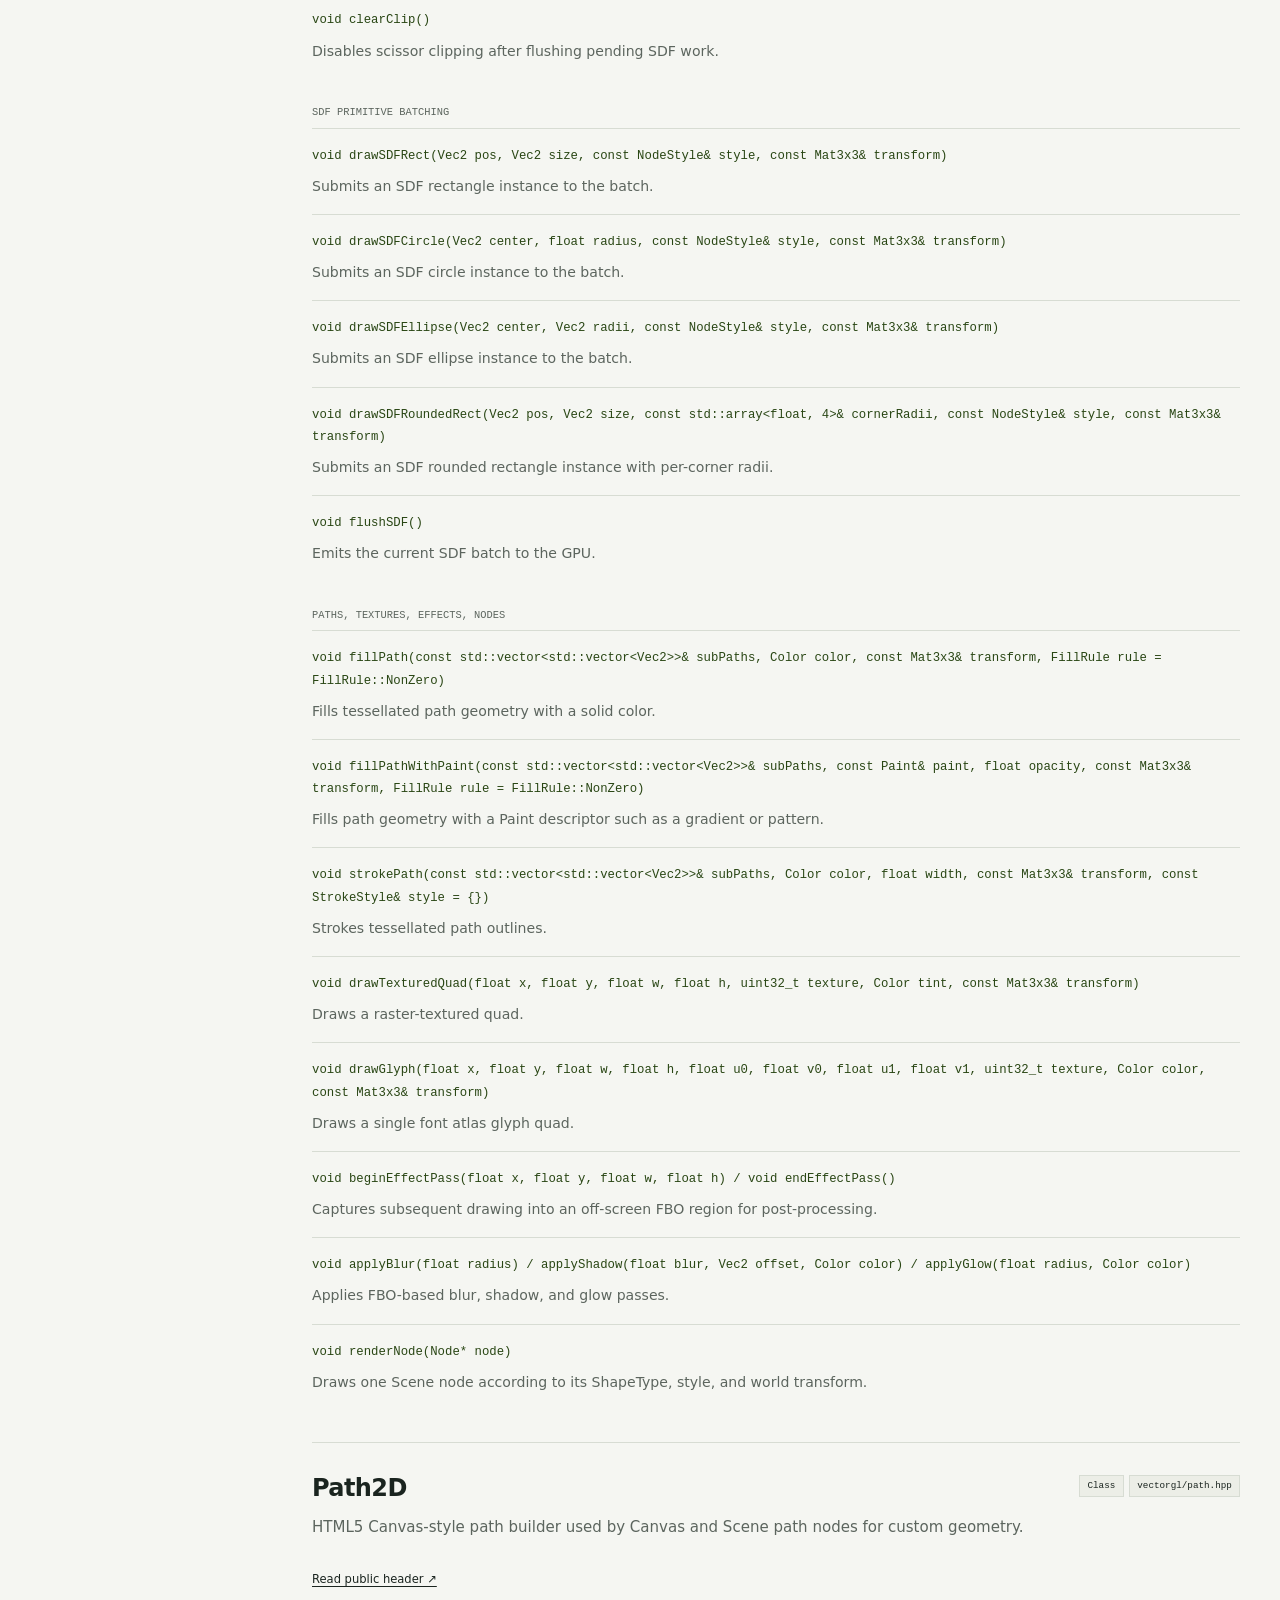
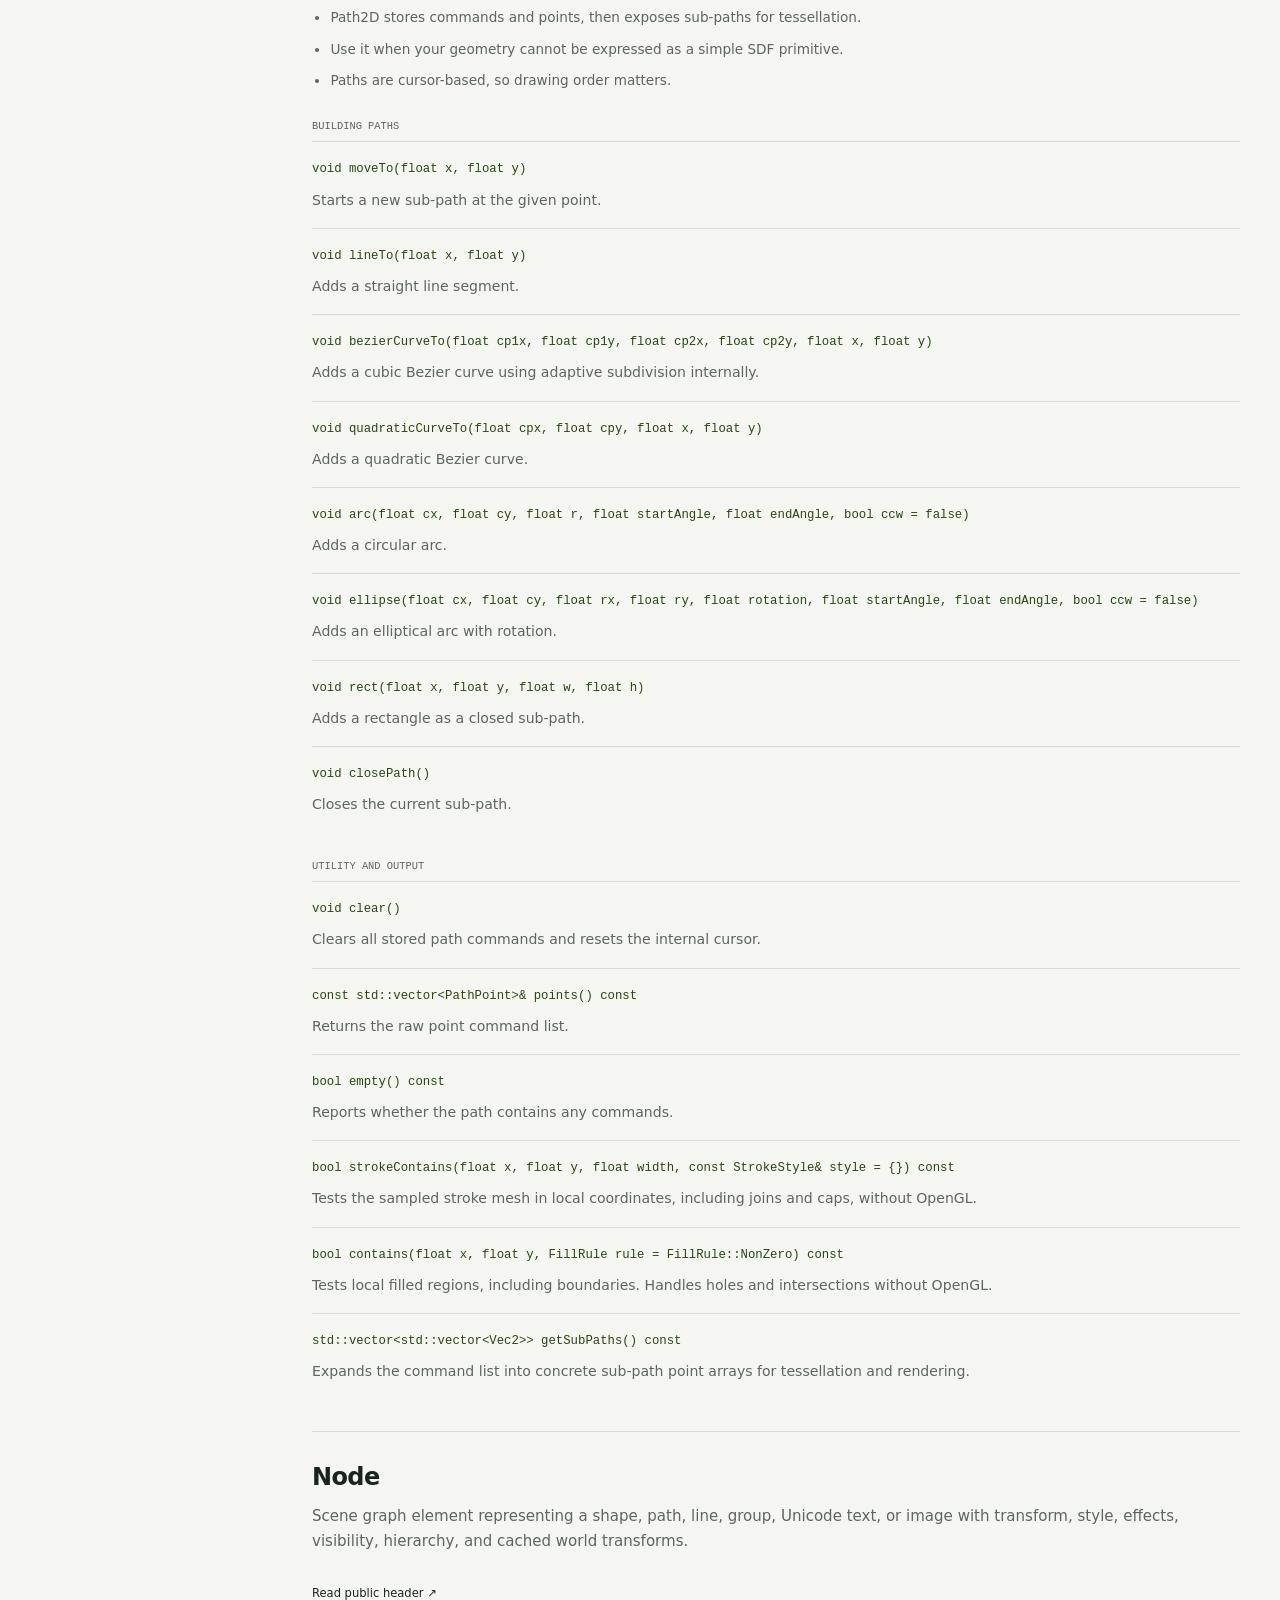
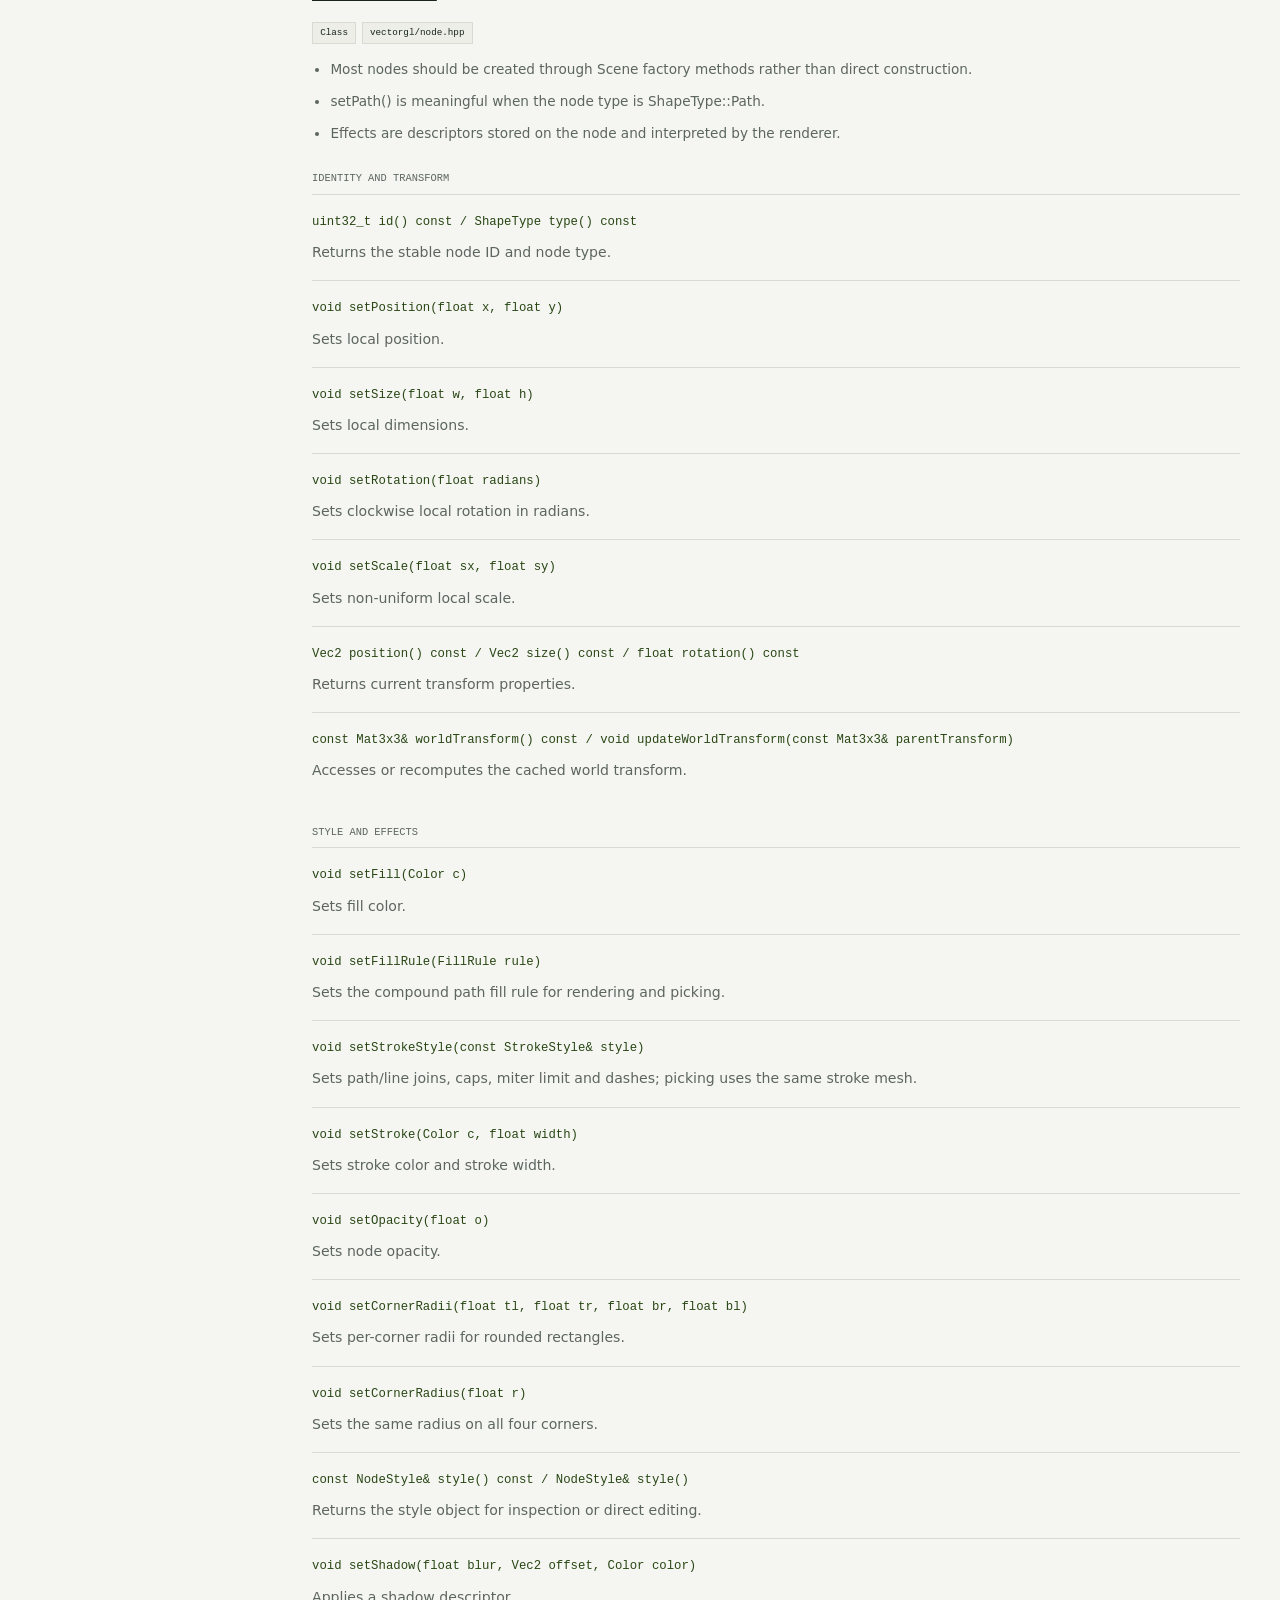
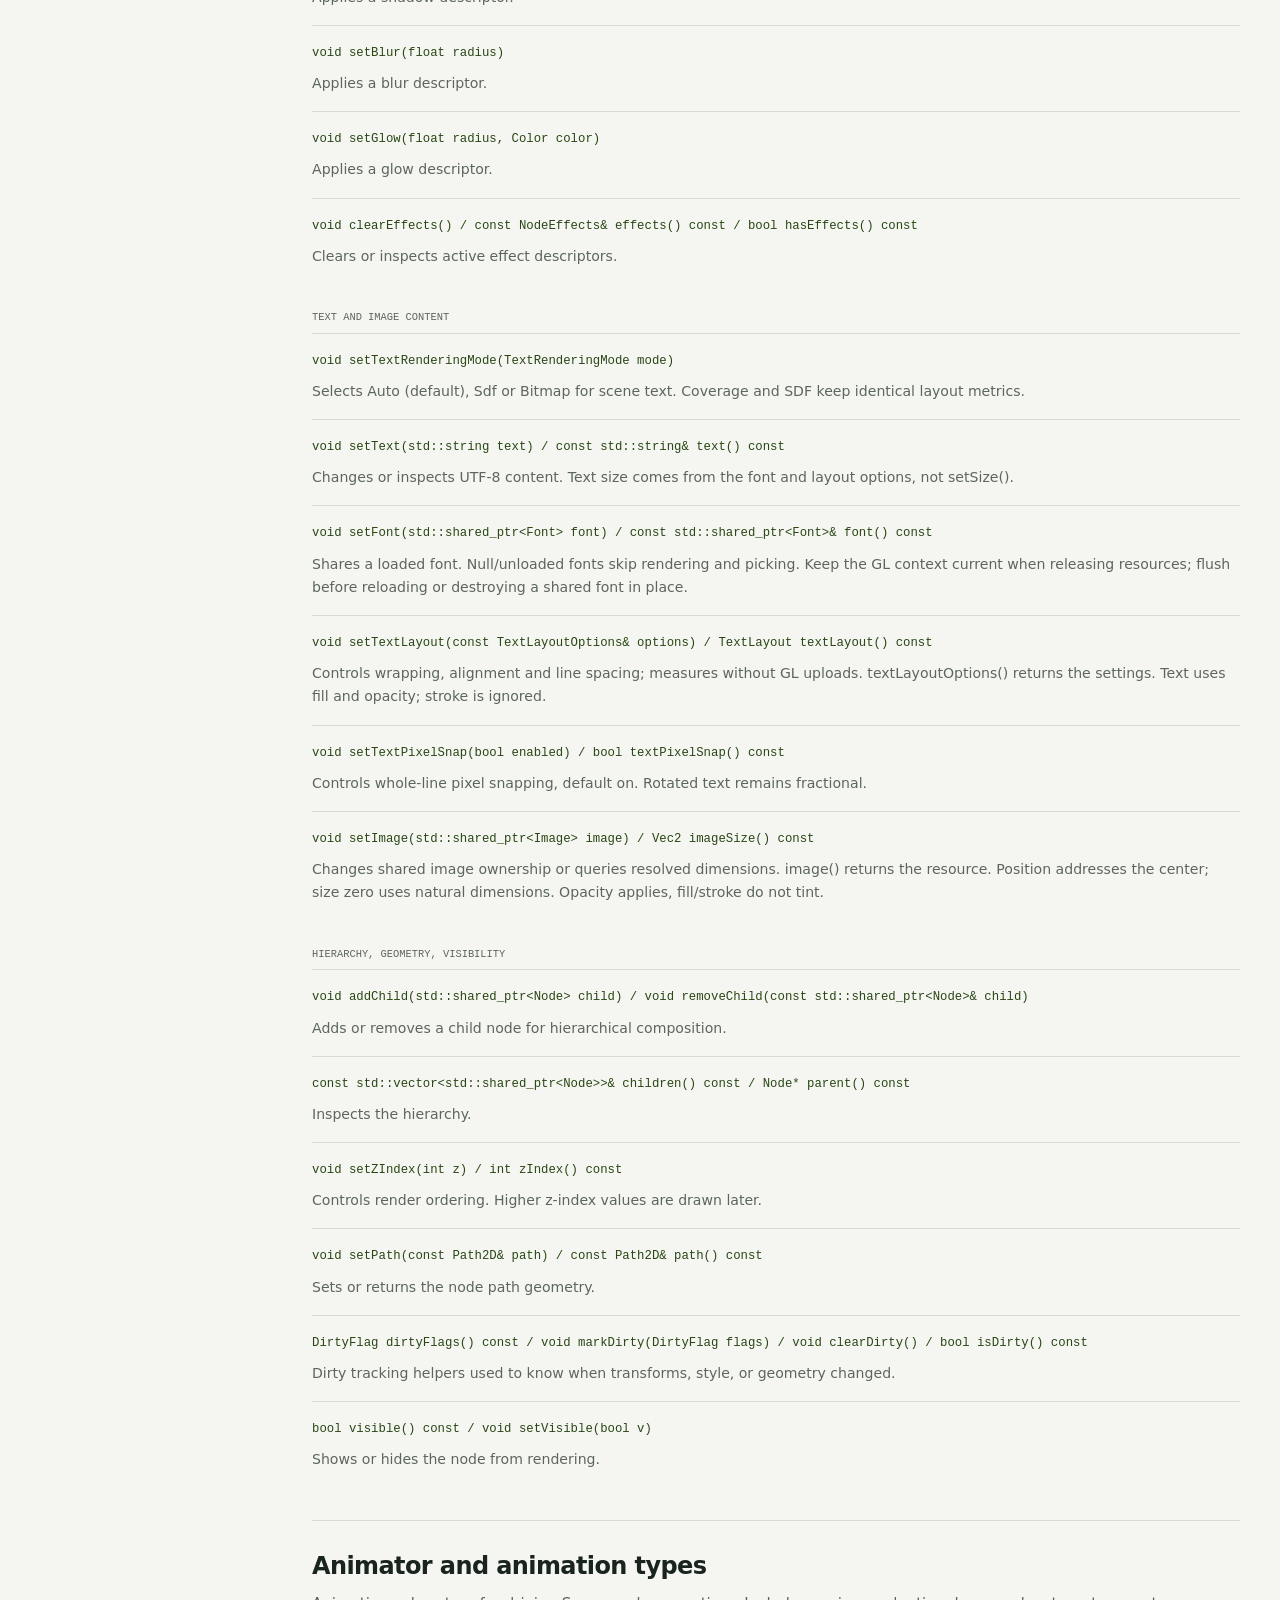
<file: site/api.html>
<!doctype html>
<html lang="en">
  <head>
    <meta charset="utf-8" />
    <meta name="viewport" content="width=device-width, initial-scale=1" />
    <title>Less searching. More building. · VectorGL</title>
    <meta
      name="description"
      content="A searchable reference for drawing, scene objects, application controls and host integration."
    />
    <meta name="robots" content="index, follow, max-image-preview:large" />
    <meta name="theme-color" content="#f5f6f2" />
    <link rel="canonical" href="https://mahtab04.github.io/vectorgl-website/api.html" />
    <meta property="og:type" content="website" />
    <meta property="og:site_name" content="VectorGL" />
    <meta
      property="og:title"
      content="Less searching. More building. · VectorGL"
    />
    <meta
      property="og:description"
      content="A searchable reference for drawing, scene objects, application controls and host integration."
    />
    <meta
      property="og:url"
      content="https://mahtab04.github.io/vectorgl-website/api.html"
    />
    <meta
      property="og:image"
      content="https://mahtab04.github.io/vectorgl-website/images/vectorgl-showcase.png"
    />
    <meta name="twitter:card" content="summary_large_image" />
    <link rel="icon" href="favicon.svg" type="image/svg+xml" />
    <link rel="stylesheet" href="styles.css" />
    <script defer src="app.js"></script>
  </head>
  <body data-page="api" data-theme="light">
    <a class="skip-link" href="#main">Skip to content</a>
    <header class="site-header">
      <div class="site-container nav-inner">
        <a class="brand-lockup" href="index.html" aria-label="VectorGL home"
          ><span class="brand-mark" aria-hidden="true"
            ><svg viewBox="0 0 32 32" fill="none">
              <path
                d="M5 7 16 26 27 7M10 7l6 10 6-10"
                stroke="currentColor"
                stroke-width="2.5"
                stroke-linejoin="round"
              />
              <circle cx="5" cy="7" r="2.5" fill="currentColor" />
              <circle cx="27" cy="7" r="2.5" fill="currentColor" /></svg></span
          ><span>VectorGL</span><span class="brand-tag">C++20</span></a
        >
        <nav class="desktop-nav" aria-label="Primary navigation">
          <a href="overview.html">Overview</a><a href="guides.html">Guides</a
          ><a href="api.html" aria-current="page">API reference</a
          ><a href="examples.html">Examples</a>
        </nav>
        <div class="nav-actions">
          <button
            class="theme-toggle"
            data-theme-toggle
            type="button"
            aria-label="Switch to dark theme"
            title="Switch color theme"
          >
            <svg viewBox="0 0 24 24" aria-hidden="true">
              <circle cx="12" cy="12" r="4" />
              <path
                d="M12 2v2m0 16v2M2 12h2m16 0h2M5 5l1.5 1.5m11 11L19 19M5 19l1.5-1.5m11-11L19 5"
              />
            </svg></button
          ><a class="github-link" href="https://github.com/mahtab04/vectorgl"
            >GitHub <span aria-hidden="true">↗</span></a
          >
          <details class="mobile-menu">
            <summary aria-label="Open navigation">
              Menu <span aria-hidden="true">＋</span>
            </summary>
            <nav aria-label="Mobile navigation">
              <a href="https://github.com/mahtab04/vectorgl">GitHub</a>
              <a href="overview.html">Overview</a
              ><a href="guides.html">Guides</a
              ><a href="api.html" aria-current="page">API reference</a
              ><a href="examples.html">Examples</a>
            </nav>
          </details>
        </div>
      </div>
    </header>
    <main id="main" class="site-container">
      <div class="page-heading">
        <a class="back-link" href="index.html">← VectorGL documentation</a
        ><span class="eyebrow">API / C++20</span>
        <h1>Less searching.<br />More building.</h1>
        <p>
          A searchable reference for drawing, scene objects, application
          controls and host integration.
        </p>
      </div>
      <div class="docs-page-grid">
        <aside class="docs-sidebar">
          <div class="sidebar-panel">
            <span class="eyebrow">On this page</span
            ><a class="rail-link" href="#reference">Search the API</a
            ><a
              class="sidebar-source"
              href="https://github.com/mahtab04/vectorgl/tree/main/include/PublicHeaders/vectorgl"
              >Public headers ↗</a
            >
          </div>
        </aside>
        <article class="docs-content">
          <section id="reference">
            <span class="eyebrow">THE PUBLIC SURFACE</span>
            <h2>Find your next call.</h2>
            <p>
              Search names, headers, signatures and usage notes. For complete
              declarations and current overloads, follow the public-header
              links.
            </p>
            <div class="search-toolbar">
              <label for="api-search">Search the API</label>
              <div class="search-input-wrap">
                <span aria-hidden="true">⌕</span
                ><input
                  id="api-search"
                  type="search"
                  placeholder="Canvas, Context, Button, layout…"
                  autocomplete="off"
                  aria-describedby="api-results"
                /><kbd aria-hidden="true">/</kbd>
              </div>
              <div class="search-meta">
                <span id="api-results" role="status" aria-live="polite"></span
                ><span>Type a symbol or concept</span>
              </div>
            </div>
            <div class="api-container" id="api-container"></div>
            <noscript
              ><div class="callout">
                <strong>JavaScript is needed for API search.</strong>
                <p>
                  Read the
                  <a
                    href="https://github.com/mahtab04/vectorgl/tree/main/include/PublicHeaders/vectorgl"
                    >public headers ↗</a
                  >
                  or the <a href="guides.html">guides</a> directly.
                </p>
              </div></noscript
            >
          </section>
        </article>
      </div>
    </main>
    <footer class="site-footer">
      <div class="site-container footer-grid">
        <div>
          <a class="brand-lockup" href="index.html"
            ><span class="brand-mark" aria-hidden="true"
              ><svg viewBox="0 0 32 32" fill="none">
                <path
                  d="M5 7 16 26 27 7M10 7l6 10 6-10"
                  stroke="currentColor"
                  stroke-width="2.5"
                  stroke-linejoin="round"
                />
                <circle cx="5" cy="7" r="2.5" fill="currentColor" />
                <circle
                  cx="27"
                  cy="7"
                  r="2.5"
                  fill="currentColor"
                /></svg></span
            ><span>VectorGL</span></a
          >
          <p>
            From vector graphics to application UI.<br />Built in C++. Built in
            the open.
          </p>
        </div>
        <div>
          <span class="footer-label">Learn</span
          ><a href="overview.html">Get started</a
          ><a href="guides.html">Practical guides</a
          ><a href="api.html">API reference</a>
        </div>
        <div>
          <span class="footer-label">Explore</span
          ><a href="examples.html">Examples</a
          ><a href="https://github.com/mahtab04/vectorgl">Source code ↗</a
          ><a href="https://github.com/mahtab04/vectorgl/issues"
            >Report an issue ↗</a
          >
        </div>
      </div>
      <div class="site-container footer-bottom">
        <span>Open source · MIT License</span
        ><a href="https://github.com/mahtab04/vectorgl/blob/main/LICENSE"
          >License &amp; notices ↗</a
        ><span>C++20 / OpenGL 3.3 Core</span>
      </div>
    </footer>
    <div
      class="sr-only"
      id="site-status"
      role="status"
      aria-live="polite"
    ></div>
  </body>
</html>
</file>
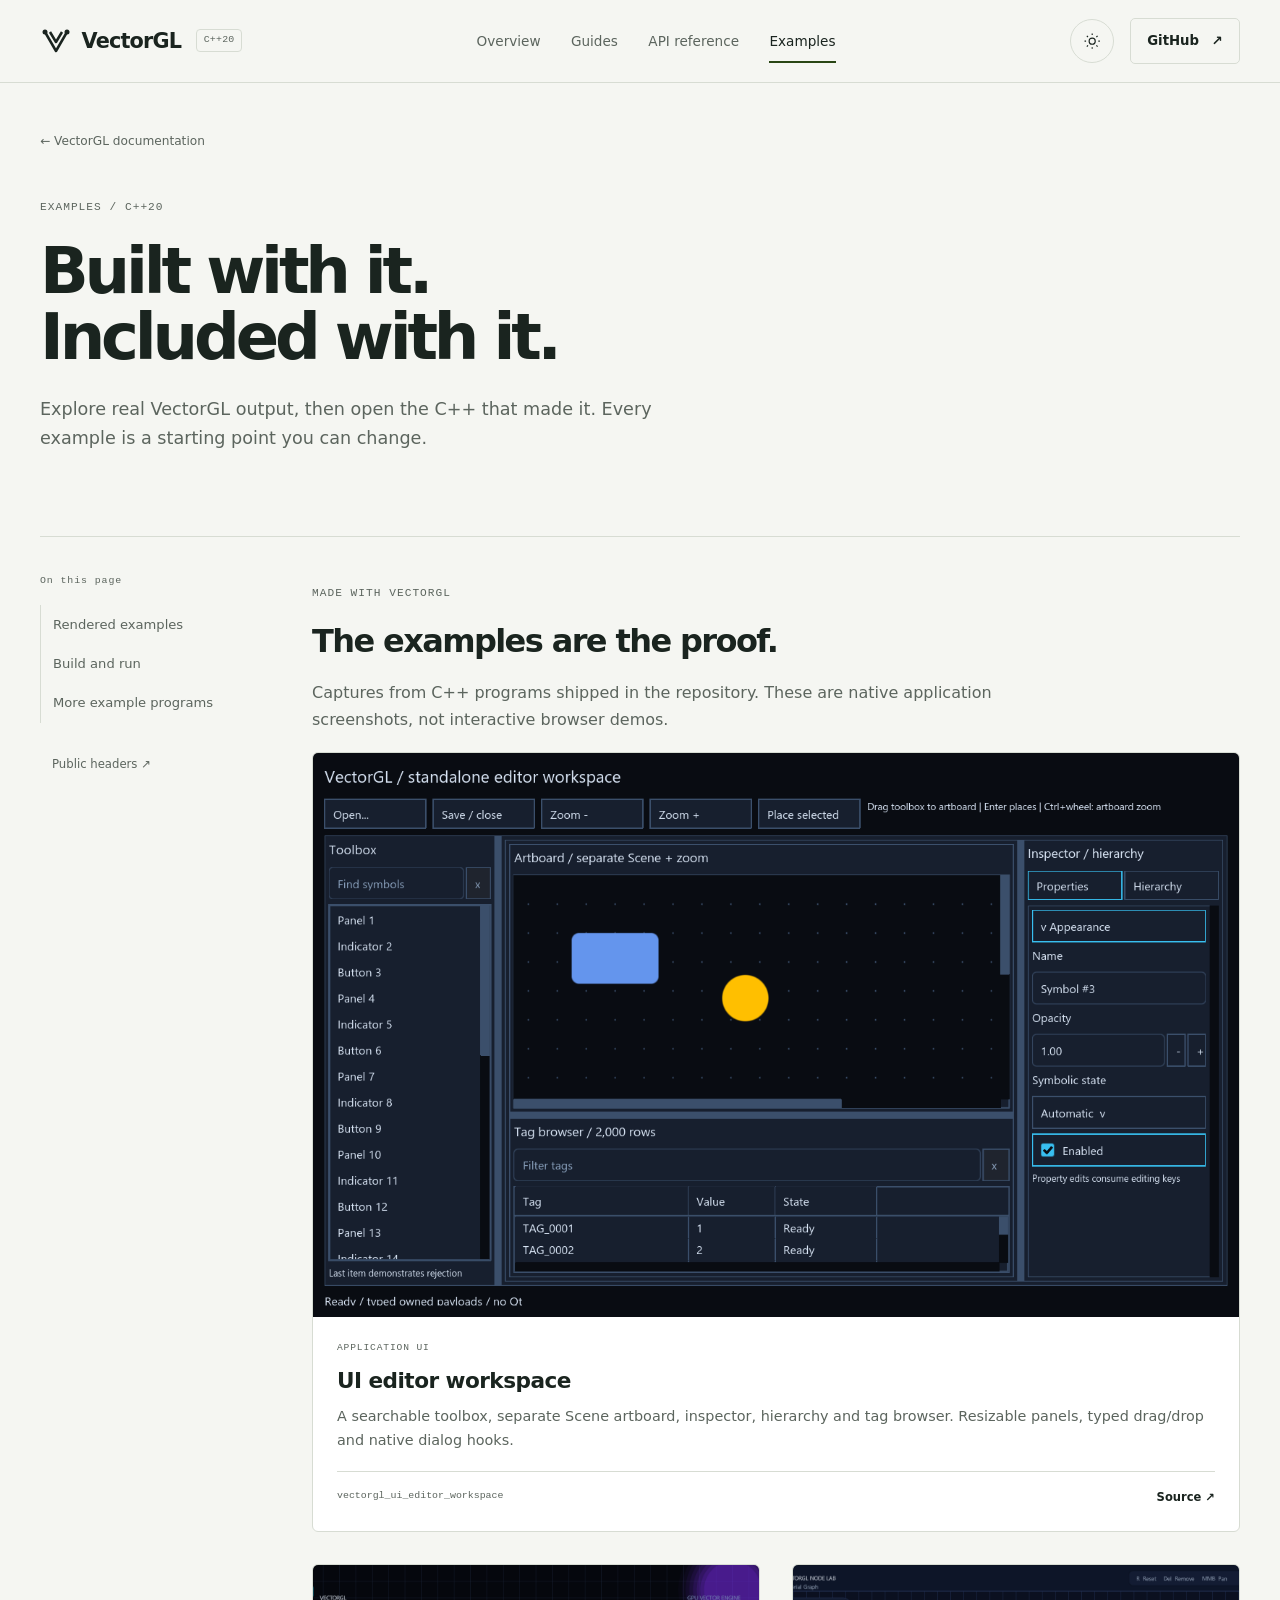
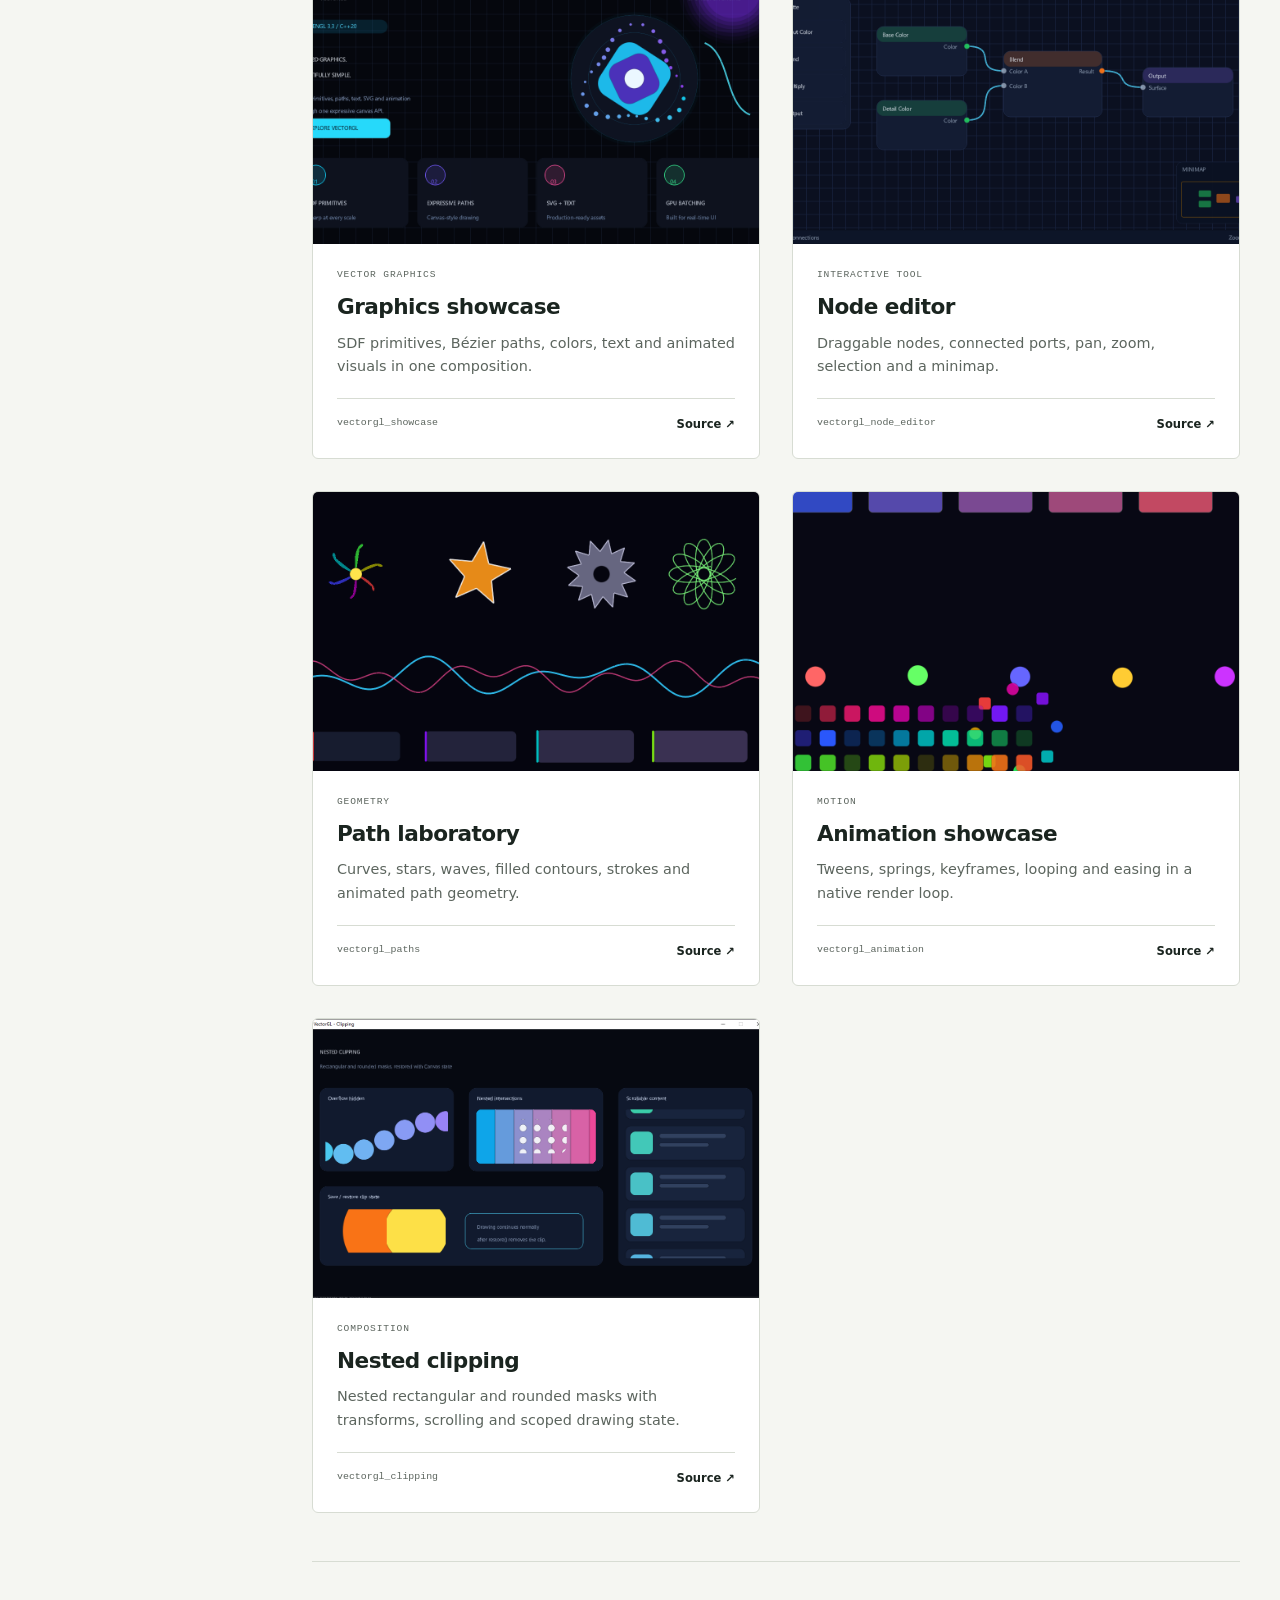
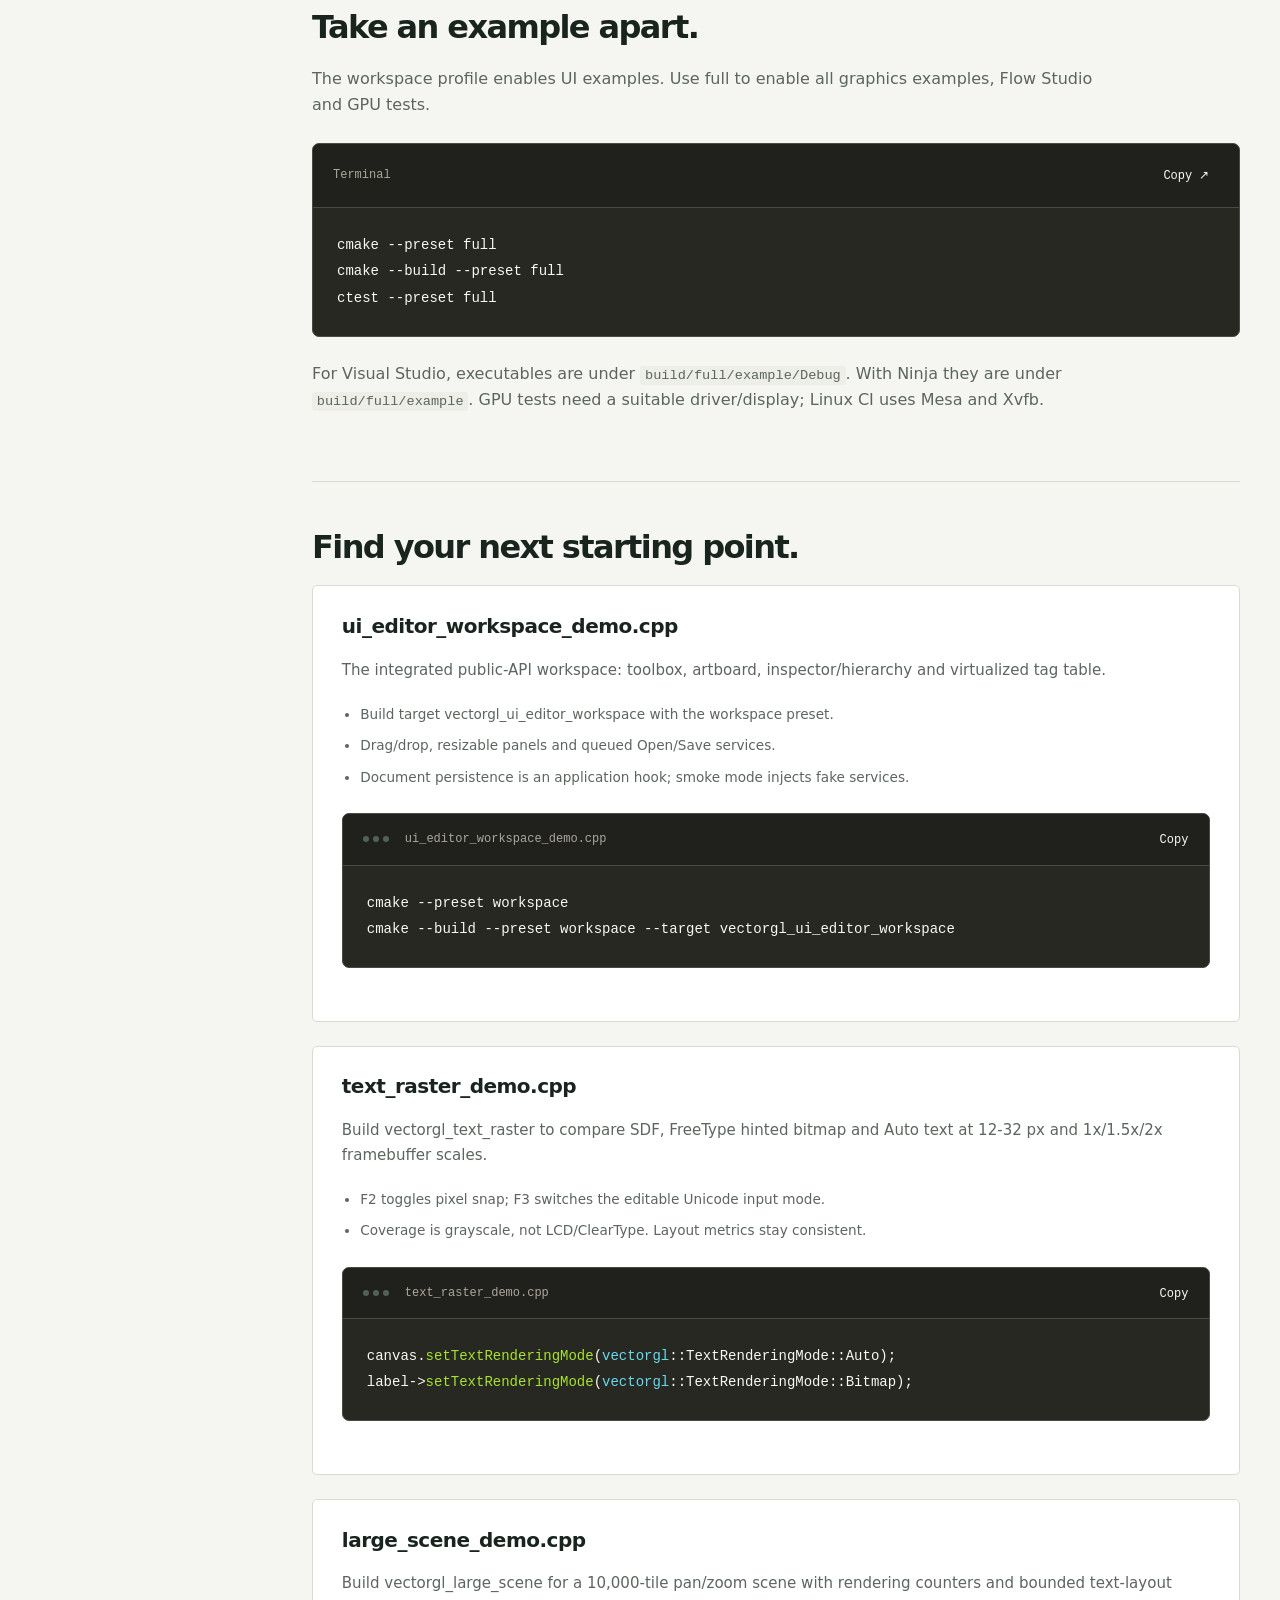
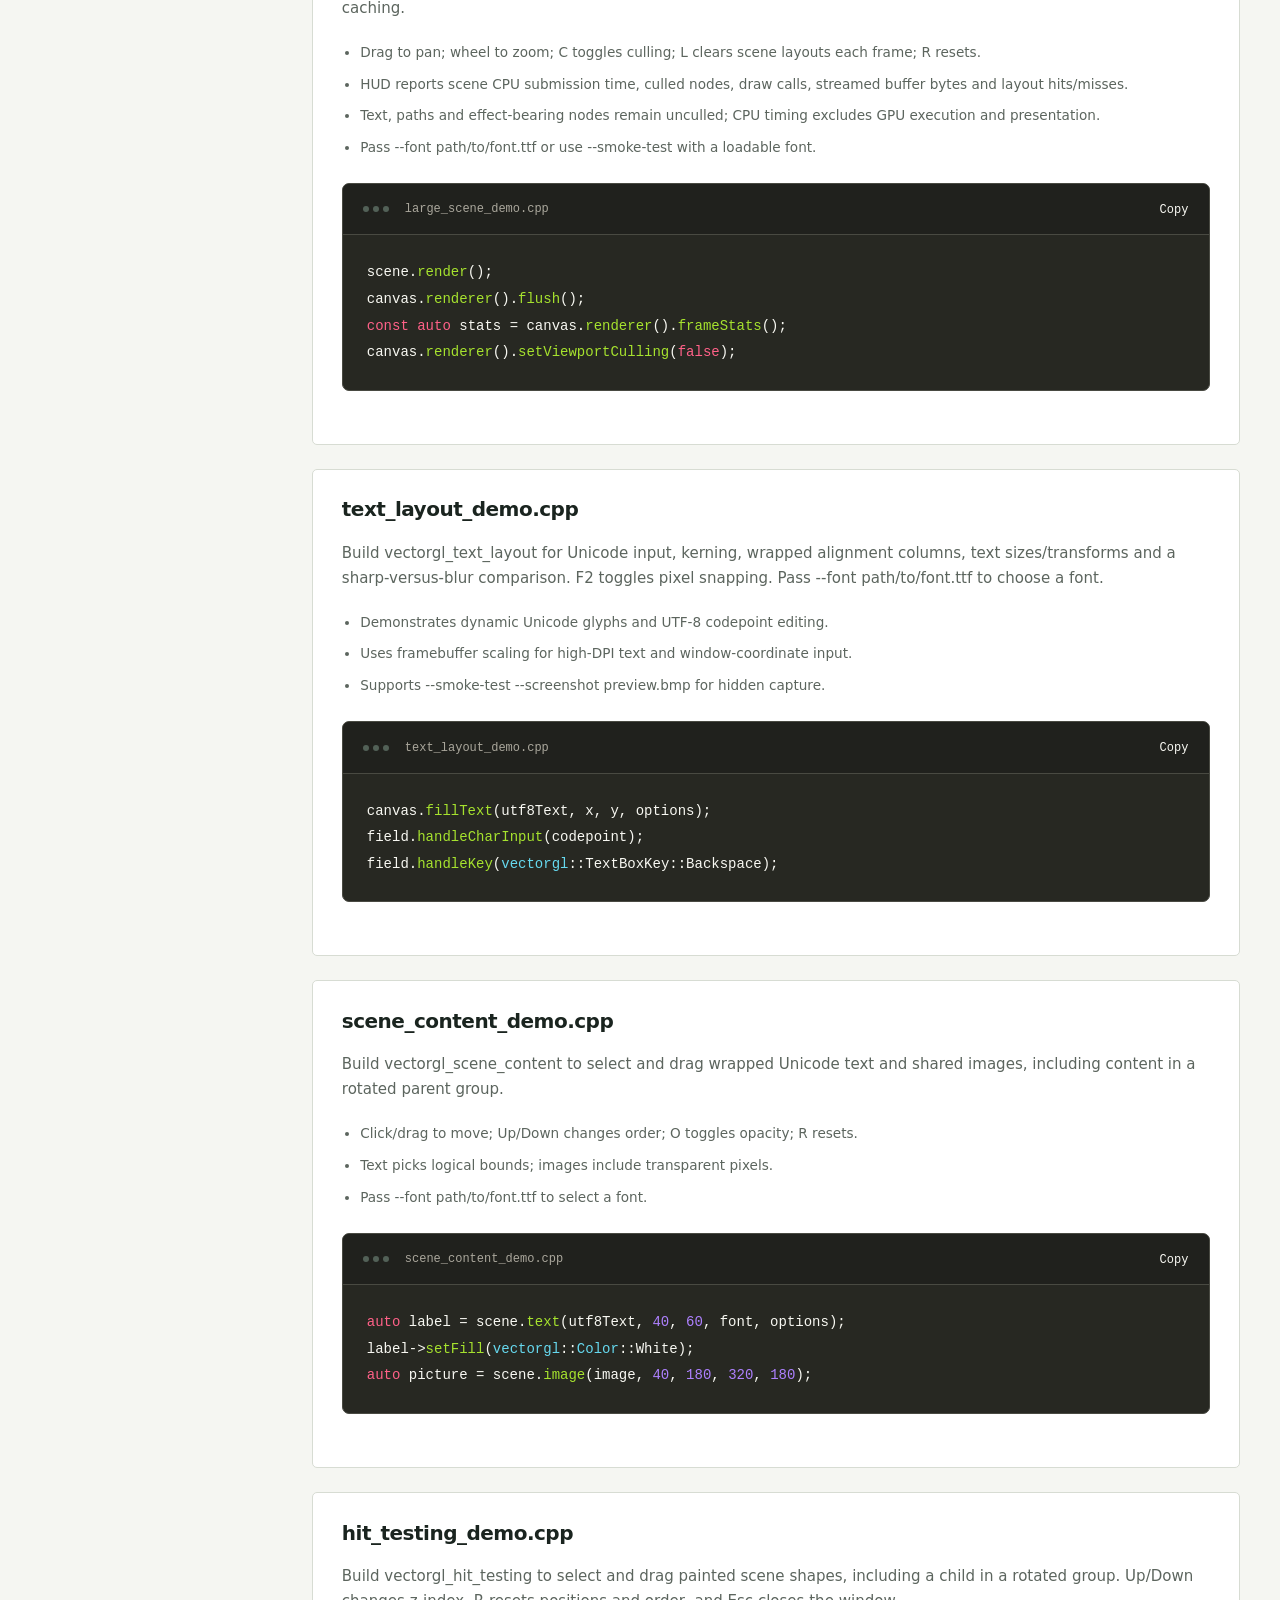
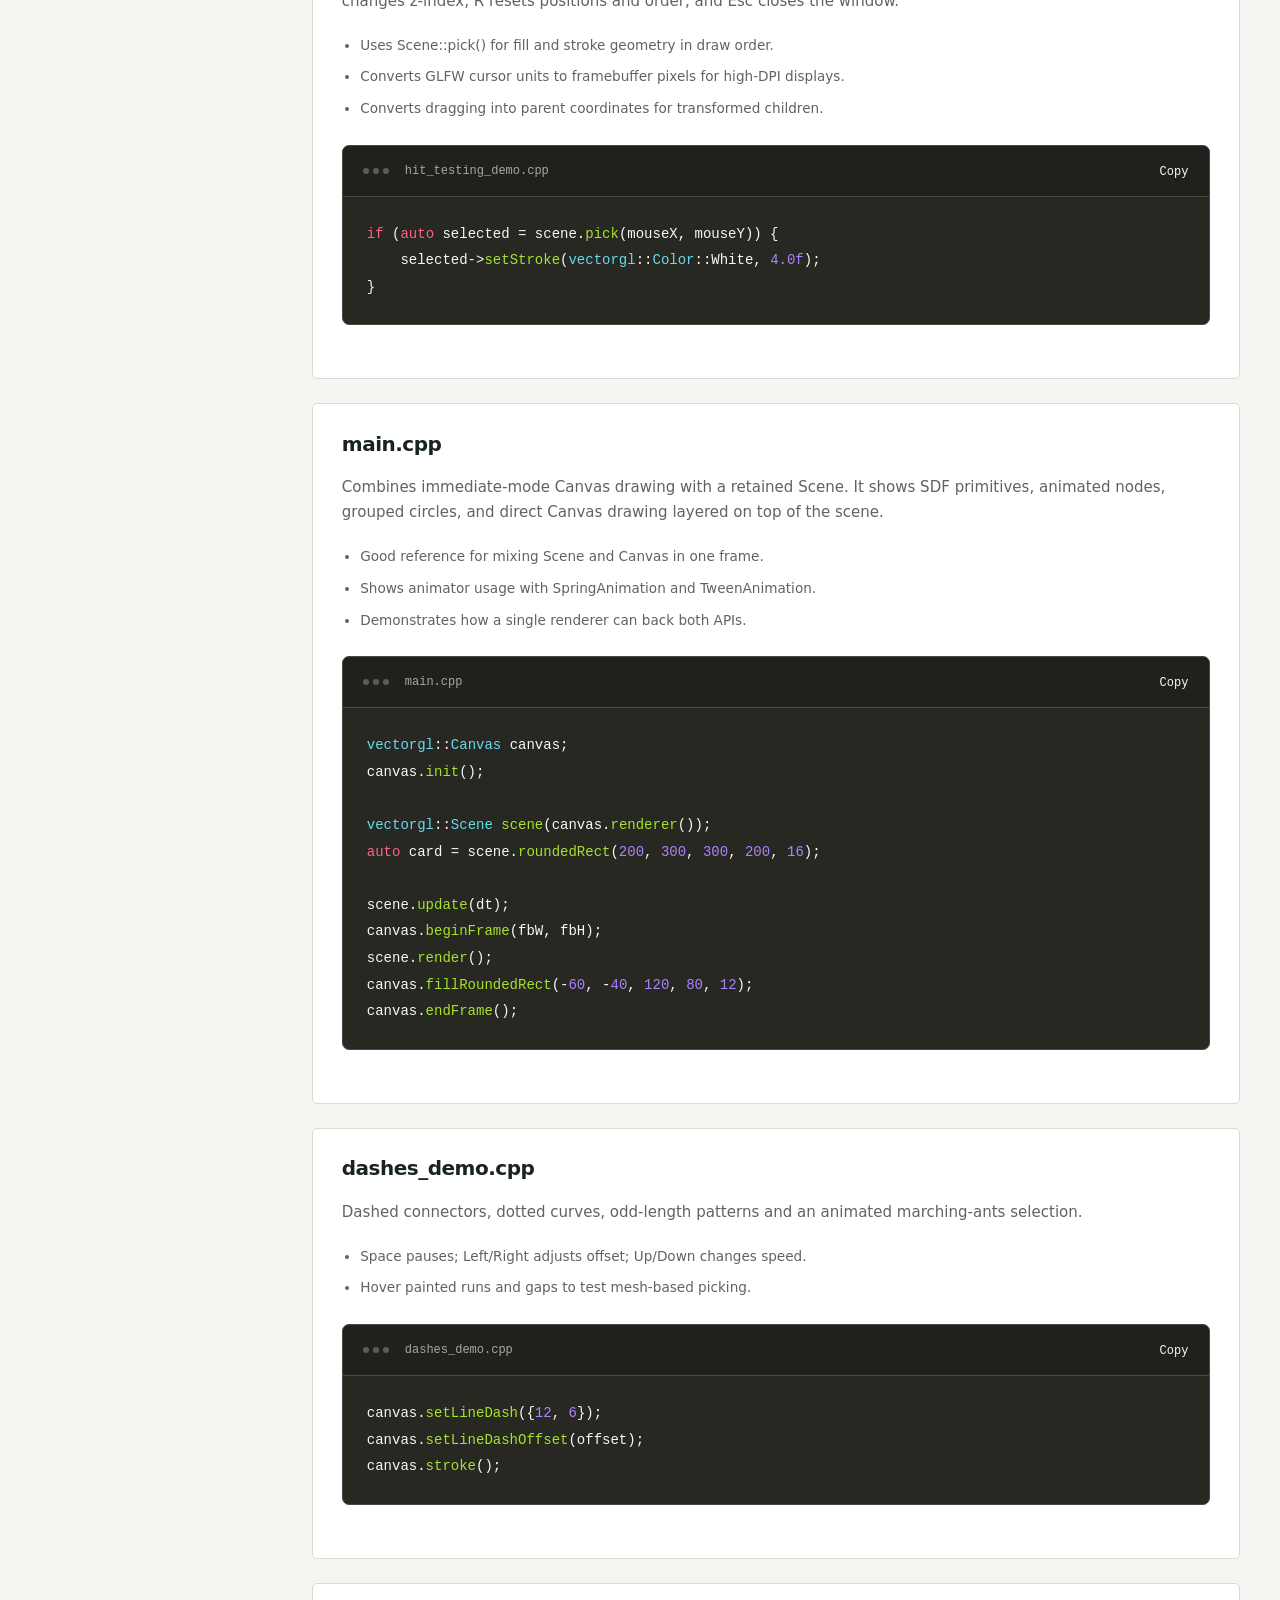
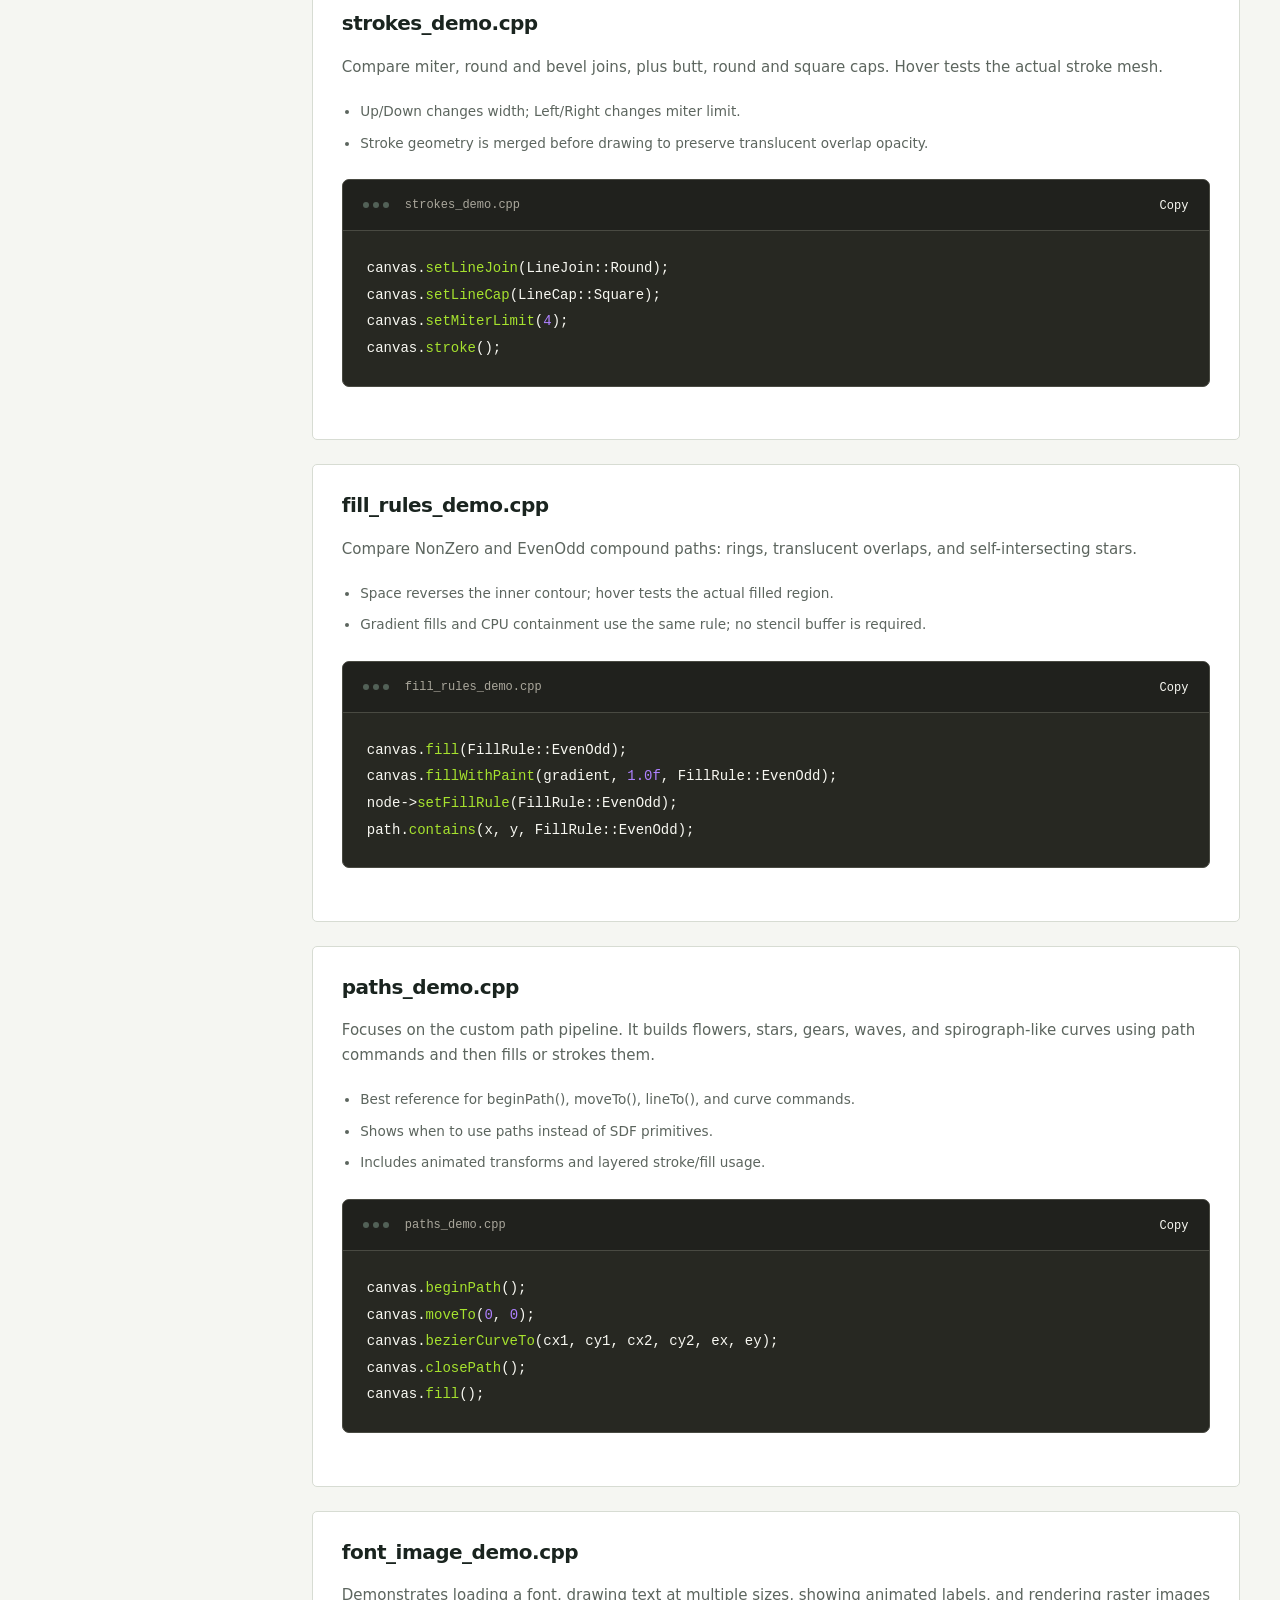
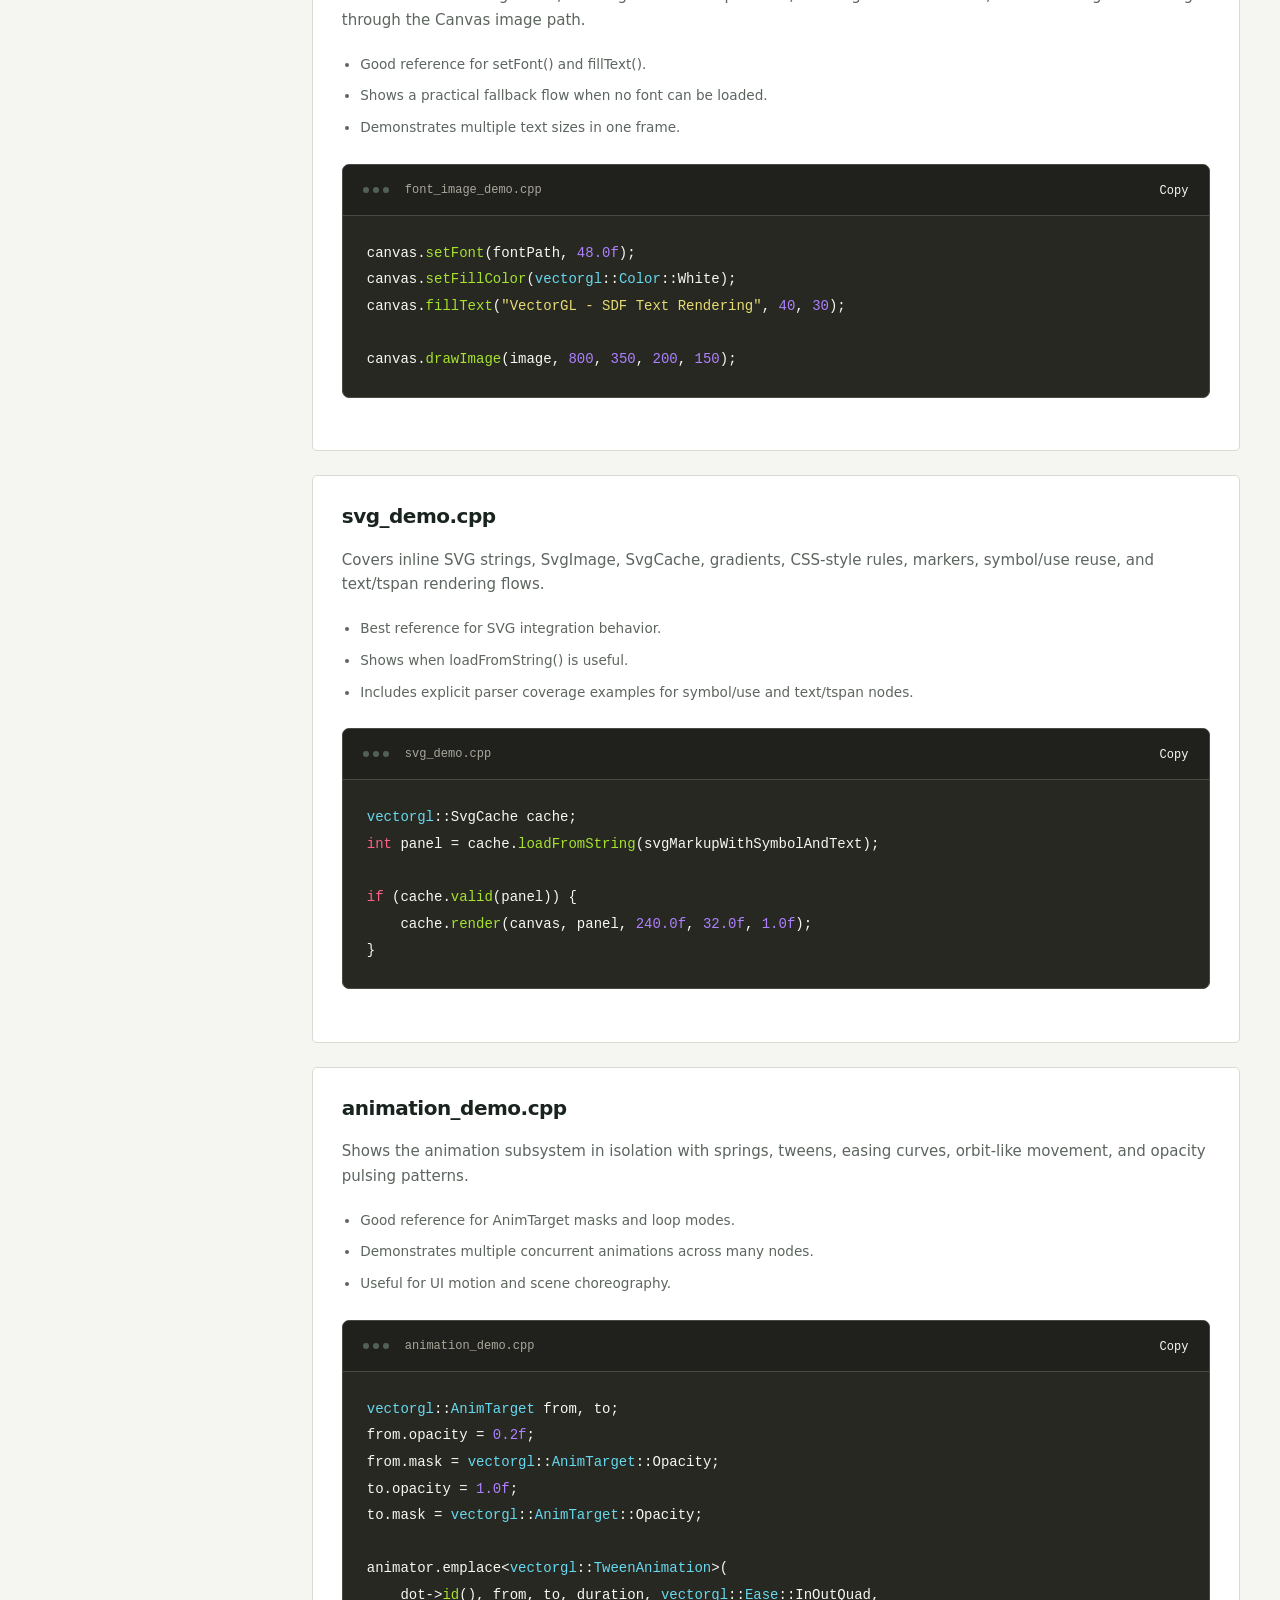
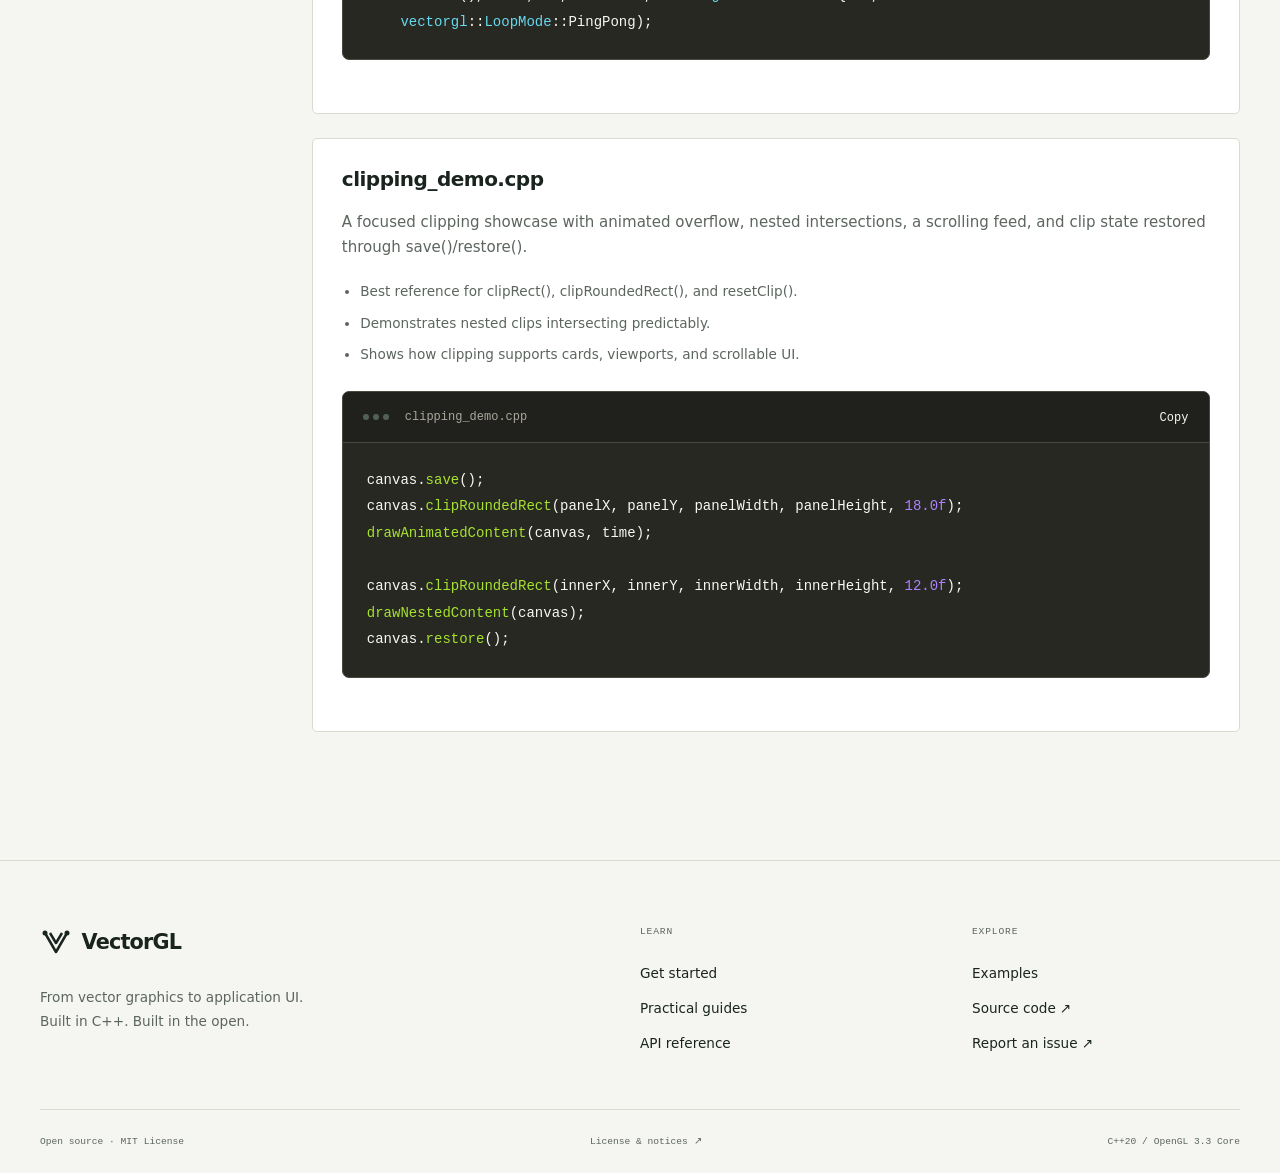
<file: site/examples.html>
<!doctype html>
<html lang="en">
  <head>
    <meta charset="utf-8" />
    <meta name="viewport" content="width=device-width, initial-scale=1" />
    <title>Built with it. Included with it. · VectorGL</title>
    <meta
      name="description"
      content="Explore real VectorGL output, then open the C++ that made it. Every example is a starting point you can change."
    />
    <meta name="robots" content="index, follow, max-image-preview:large" />
    <meta name="theme-color" content="#f5f6f2" />
    <link
      rel="canonical"
      href="https://mahtab04.github.io/vectorgl-website/examples.html"
    />
    <meta property="og:type" content="website" />
    <meta property="og:site_name" content="VectorGL" />
    <meta
      property="og:title"
      content="Built with it. Included with it. · VectorGL"
    />
    <meta
      property="og:description"
      content="Explore real VectorGL output, then open the C++ that made it. Every example is a starting point you can change."
    />
    <meta
      property="og:url"
      content="https://mahtab04.github.io/vectorgl-website/examples.html"
    />
    <meta
      property="og:image"
      content="https://mahtab04.github.io/vectorgl-website/images/vectorgl-showcase.png"
    />
    <meta name="twitter:card" content="summary_large_image" />
    <link rel="icon" href="favicon.svg" type="image/svg+xml" />
    <link rel="stylesheet" href="styles.css" />
    <script defer src="app.js"></script>
  </head>
  <body data-page="examples" data-theme="light">
    <a class="skip-link" href="#main">Skip to content</a>
    <header class="site-header">
      <div class="site-container nav-inner">
        <a class="brand-lockup" href="index.html" aria-label="VectorGL home"
          ><span class="brand-mark" aria-hidden="true"
            ><svg viewBox="0 0 32 32" fill="none">
              <path
                d="M5 7 16 26 27 7M10 7l6 10 6-10"
                stroke="currentColor"
                stroke-width="2.5"
                stroke-linejoin="round"
              />
              <circle cx="5" cy="7" r="2.5" fill="currentColor" />
              <circle cx="27" cy="7" r="2.5" fill="currentColor" /></svg></span
          ><span>VectorGL</span><span class="brand-tag">C++20</span></a
        >
        <nav class="desktop-nav" aria-label="Primary navigation">
          <a href="overview.html">Overview</a><a href="guides.html">Guides</a
          ><a href="api.html">API reference</a
          ><a href="examples.html" aria-current="page">Examples</a>
        </nav>
        <div class="nav-actions">
          <button
            class="theme-toggle"
            data-theme-toggle
            type="button"
            aria-label="Switch to dark theme"
            title="Switch color theme"
          >
            <svg viewBox="0 0 24 24" aria-hidden="true">
              <circle cx="12" cy="12" r="4" />
              <path
                d="M12 2v2m0 16v2M2 12h2m16 0h2M5 5l1.5 1.5m11 11L19 19M5 19l1.5-1.5m11-11L19 5"
              />
            </svg></button
          ><a class="github-link" href="https://github.com/mahtab04/vectorgl"
            >GitHub <span aria-hidden="true">↗</span></a
          >
          <details class="mobile-menu">
            <summary aria-label="Open navigation">
              Menu <span aria-hidden="true">＋</span>
            </summary>
            <nav aria-label="Mobile navigation">
              <a href="https://github.com/mahtab04/vectorgl">GitHub</a>
              <a href="overview.html">Overview</a
              ><a href="guides.html">Guides</a
              ><a href="api.html">API reference</a
              ><a href="examples.html" aria-current="page">Examples</a>
            </nav>
          </details>
        </div>
      </div>
    </header>
    <main id="main" class="site-container">
      <div class="page-heading">
        <a class="back-link" href="index.html">← VectorGL documentation</a
        ><span class="eyebrow">EXAMPLES / C++20</span>
        <h1>Built with it.<br />Included with it.</h1>
        <p>
          Explore real VectorGL output, then open the C++ that made it. Every
          example is a starting point you can change.
        </p>
      </div>
      <div class="docs-page-grid">
        <aside class="docs-sidebar">
          <div class="sidebar-panel">
            <span class="eyebrow">On this page</span
            ><a class="rail-link" href="#gallery">Rendered examples</a
            ><a class="rail-link" href="#build-examples">Build and run</a
            ><a class="rail-link" href="#repository-examples"
              >More example programs</a
            ><a
              class="sidebar-source"
              href="https://github.com/mahtab04/vectorgl/tree/main/include/PublicHeaders/vectorgl"
              >Public headers ↗</a
            >
          </div>
        </aside>
        <article class="docs-content">
          <section id="gallery">
            <span class="eyebrow">MADE WITH VECTORGL</span>
            <h2>The examples are the proof.</h2>
            <p>
              Captures from C++ programs shipped in the repository. These are
              native application screenshots, not interactive browser demos.
            </p>
            <div class="showcase-gallery">
              <article class="showcase-card" id="workspace">
                <a
                  class="gallery-image"
                  href="https://github.com/mahtab04/vectorgl/blob/main/example/ui_editor_workspace_demo.cpp"
                  ><img
                    src="images/ui-workspace.png"
                    width="1280"
                    height="780"
                    loading="lazy"
                    alt="Actual VectorGL ui editor workspace executable capture"
                /></a>
                <div class="showcase-card-body">
                  <span class="eyebrow">Application UI</span>
                  <h3>UI editor workspace</h3>
                  <p>
                    A searchable toolbox, separate Scene artboard, inspector,
                    hierarchy and tag browser. Resizable panels, typed drag/drop
                    and native dialog hooks.
                  </p>
                  <div class="gallery-bottom">
                    <code>vectorgl_ui_editor_workspace</code
                    ><a
                      href="https://github.com/mahtab04/vectorgl/blob/main/example/ui_editor_workspace_demo.cpp"
                      aria-label="View UI editor workspace source"
                      >Source ↗</a
                    >
                  </div>
                </div>
              </article>
              <article class="showcase-card" id="showcase">
                <a
                  class="gallery-image"
                  href="https://github.com/mahtab04/vectorgl/blob/main/example/showcase.cpp"
                  ><img
                    src="images/vectorgl-showcase.png"
                    width="1280"
                    height="780"
                    loading="lazy"
                    alt="Actual VectorGL graphics showcase executable capture"
                /></a>
                <div class="showcase-card-body">
                  <span class="eyebrow">Vector graphics</span>
                  <h3>Graphics showcase</h3>
                  <p>
                    SDF primitives, Bézier paths, colors, text and animated
                    visuals in one composition.
                  </p>
                  <div class="gallery-bottom">
                    <code>vectorgl_showcase</code
                    ><a
                      href="https://github.com/mahtab04/vectorgl/blob/main/example/showcase.cpp"
                      aria-label="View Graphics showcase source"
                      >Source ↗</a
                    >
                  </div>
                </div>
              </article>
              <article class="showcase-card" id="node-editor">
                <a
                  class="gallery-image"
                  href="https://github.com/mahtab04/vectorgl/blob/main/example/node_editor"
                  ><img
                    src="images/node-editor.png"
                    width="1280"
                    height="780"
                    loading="lazy"
                    alt="Actual VectorGL node editor executable capture"
                /></a>
                <div class="showcase-card-body">
                  <span class="eyebrow">Interactive tool</span>
                  <h3>Node editor</h3>
                  <p>
                    Draggable nodes, connected ports, pan, zoom, selection and a
                    minimap.
                  </p>
                  <div class="gallery-bottom">
                    <code>vectorgl_node_editor</code
                    ><a
                      href="https://github.com/mahtab04/vectorgl/blob/main/example/node_editor"
                      aria-label="View Node editor source"
                      >Source ↗</a
                    >
                  </div>
                </div>
              </article>
              <article class="showcase-card" id="paths">
                <a
                  class="gallery-image"
                  href="https://github.com/mahtab04/vectorgl/blob/main/example/paths_demo.cpp"
                  ><img
                    src="images/path-showcase.png"
                    width="1280"
                    height="780"
                    loading="lazy"
                    alt="Actual VectorGL path laboratory executable capture"
                /></a>
                <div class="showcase-card-body">
                  <span class="eyebrow">Geometry</span>
                  <h3>Path laboratory</h3>
                  <p>
                    Curves, stars, waves, filled contours, strokes and animated
                    path geometry.
                  </p>
                  <div class="gallery-bottom">
                    <code>vectorgl_paths</code
                    ><a
                      href="https://github.com/mahtab04/vectorgl/blob/main/example/paths_demo.cpp"
                      aria-label="View Path laboratory source"
                      >Source ↗</a
                    >
                  </div>
                </div>
              </article>
              <article class="showcase-card" id="animation">
                <a
                  class="gallery-image"
                  href="https://github.com/mahtab04/vectorgl/blob/main/example/animation_demo.cpp"
                  ><img
                    src="images/animation-showcase.png"
                    width="1280"
                    height="780"
                    loading="lazy"
                    alt="Actual VectorGL animation showcase executable capture"
                /></a>
                <div class="showcase-card-body">
                  <span class="eyebrow">Motion</span>
                  <h3>Animation showcase</h3>
                  <p>
                    Tweens, springs, keyframes, looping and easing in a native
                    render loop.
                  </p>
                  <div class="gallery-bottom">
                    <code>vectorgl_animation</code
                    ><a
                      href="https://github.com/mahtab04/vectorgl/blob/main/example/animation_demo.cpp"
                      aria-label="View Animation showcase source"
                      >Source ↗</a
                    >
                  </div>
                </div>
              </article>
              <article class="showcase-card" id="clipping">
                <a
                  class="gallery-image"
                  href="https://github.com/mahtab04/vectorgl/blob/main/example/clipping_demo.cpp"
                  ><img
                    src="images/clipping-demo.png"
                    width="1280"
                    height="780"
                    loading="lazy"
                    alt="Actual VectorGL nested clipping executable capture"
                /></a>
                <div class="showcase-card-body">
                  <span class="eyebrow">Composition</span>
                  <h3>Nested clipping</h3>
                  <p>
                    Nested rectangular and rounded masks with transforms,
                    scrolling and scoped drawing state.
                  </p>
                  <div class="gallery-bottom">
                    <code>vectorgl_clipping</code
                    ><a
                      href="https://github.com/mahtab04/vectorgl/blob/main/example/clipping_demo.cpp"
                      aria-label="View Nested clipping source"
                      >Source ↗</a
                    >
                  </div>
                </div>
              </article>
            </div>
          </section>
          <section id="build-examples">
            <h2>Take an example apart.</h2>
            <p>
              The workspace profile enables UI examples. Use full to enable all
              graphics examples, Flow Studio and GPU tests.
            </p>
            <div class="code-block">
              <div class="code-header">
                <span>Terminal</span
                ><button
                  class="copy-button"
                  type="button"
                  data-copy-target="example-build"
                  aria-label="Copy Terminal"
                >
                  Copy <span aria-hidden="true">↗</span>
                </button>
              </div>
              <pre tabindex="0"><code id="example-build">cmake --preset full
cmake --build --preset full
ctest --preset full</code></pre>
            </div>
            <p>
              For Visual Studio, executables are under
              <code>build/full/example/Debug</code>. With Ninja they are under
              <code>build/full/example</code>. GPU tests need a suitable
              driver/display; Linux CI uses Mesa and Xvfb.
            </p>
          </section>
          <section id="repository-examples">
            <h2>Find your next starting point.</h2>
            <div class="repo-example-grid" id="repo-example-grid"></div>
          </section>
        </article>
      </div>
    </main>
    <footer class="site-footer">
      <div class="site-container footer-grid">
        <div>
          <a class="brand-lockup" href="index.html"
            ><span class="brand-mark" aria-hidden="true"
              ><svg viewBox="0 0 32 32" fill="none">
                <path
                  d="M5 7 16 26 27 7M10 7l6 10 6-10"
                  stroke="currentColor"
                  stroke-width="2.5"
                  stroke-linejoin="round"
                />
                <circle cx="5" cy="7" r="2.5" fill="currentColor" />
                <circle
                  cx="27"
                  cy="7"
                  r="2.5"
                  fill="currentColor"
                /></svg></span
            ><span>VectorGL</span></a
          >
          <p>
            From vector graphics to application UI.<br />Built in C++. Built in
            the open.
          </p>
        </div>
        <div>
          <span class="footer-label">Learn</span
          ><a href="overview.html">Get started</a
          ><a href="guides.html">Practical guides</a
          ><a href="api.html">API reference</a>
        </div>
        <div>
          <span class="footer-label">Explore</span
          ><a href="examples.html">Examples</a
          ><a href="https://github.com/mahtab04/vectorgl">Source code ↗</a
          ><a href="https://github.com/mahtab04/vectorgl/issues"
            >Report an issue ↗</a
          >
        </div>
      </div>
      <div class="site-container footer-bottom">
        <span>Open source · MIT License</span
        ><a href="https://github.com/mahtab04/vectorgl/blob/main/LICENSE"
          >License &amp; notices ↗</a
        ><span>C++20 / OpenGL 3.3 Core</span>
      </div>
    </footer>
    <div
      class="sr-only"
      id="site-status"
      role="status"
      aria-live="polite"
    ></div>
  </body>
</html>
</file>
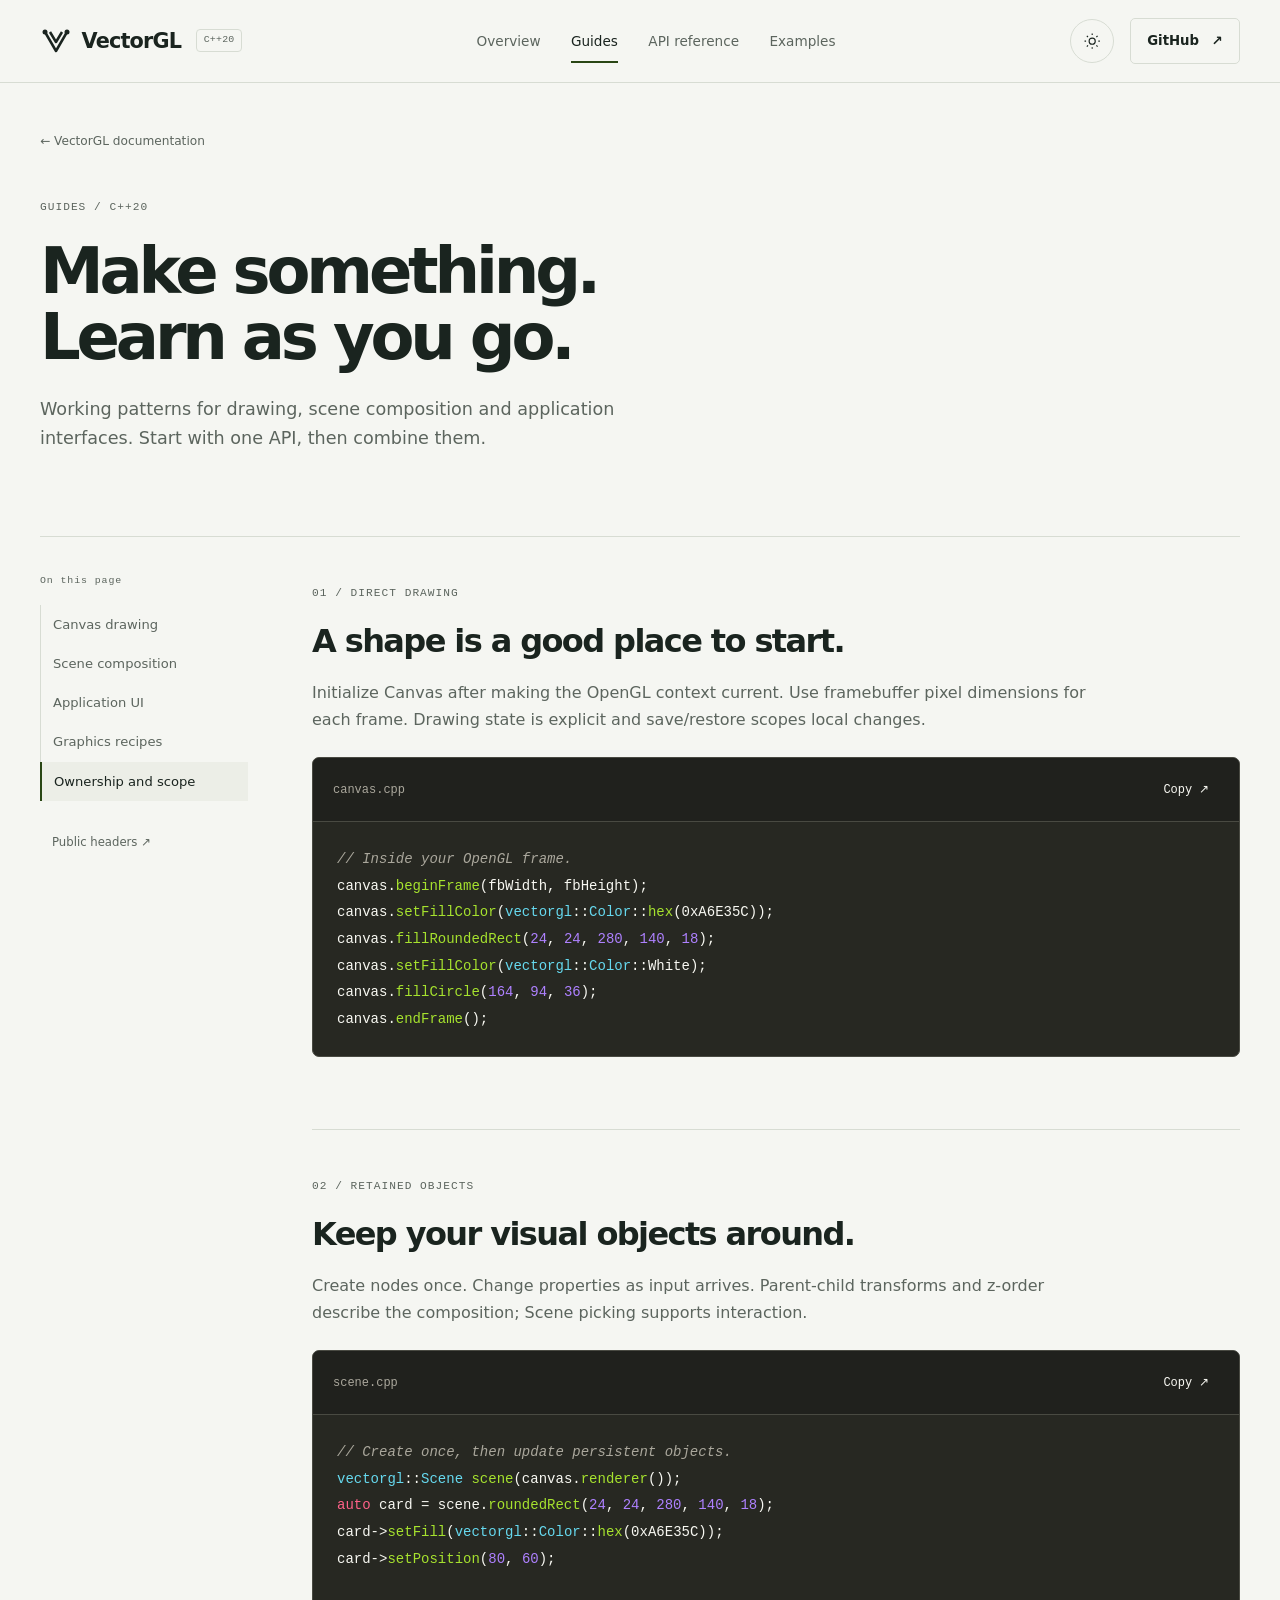
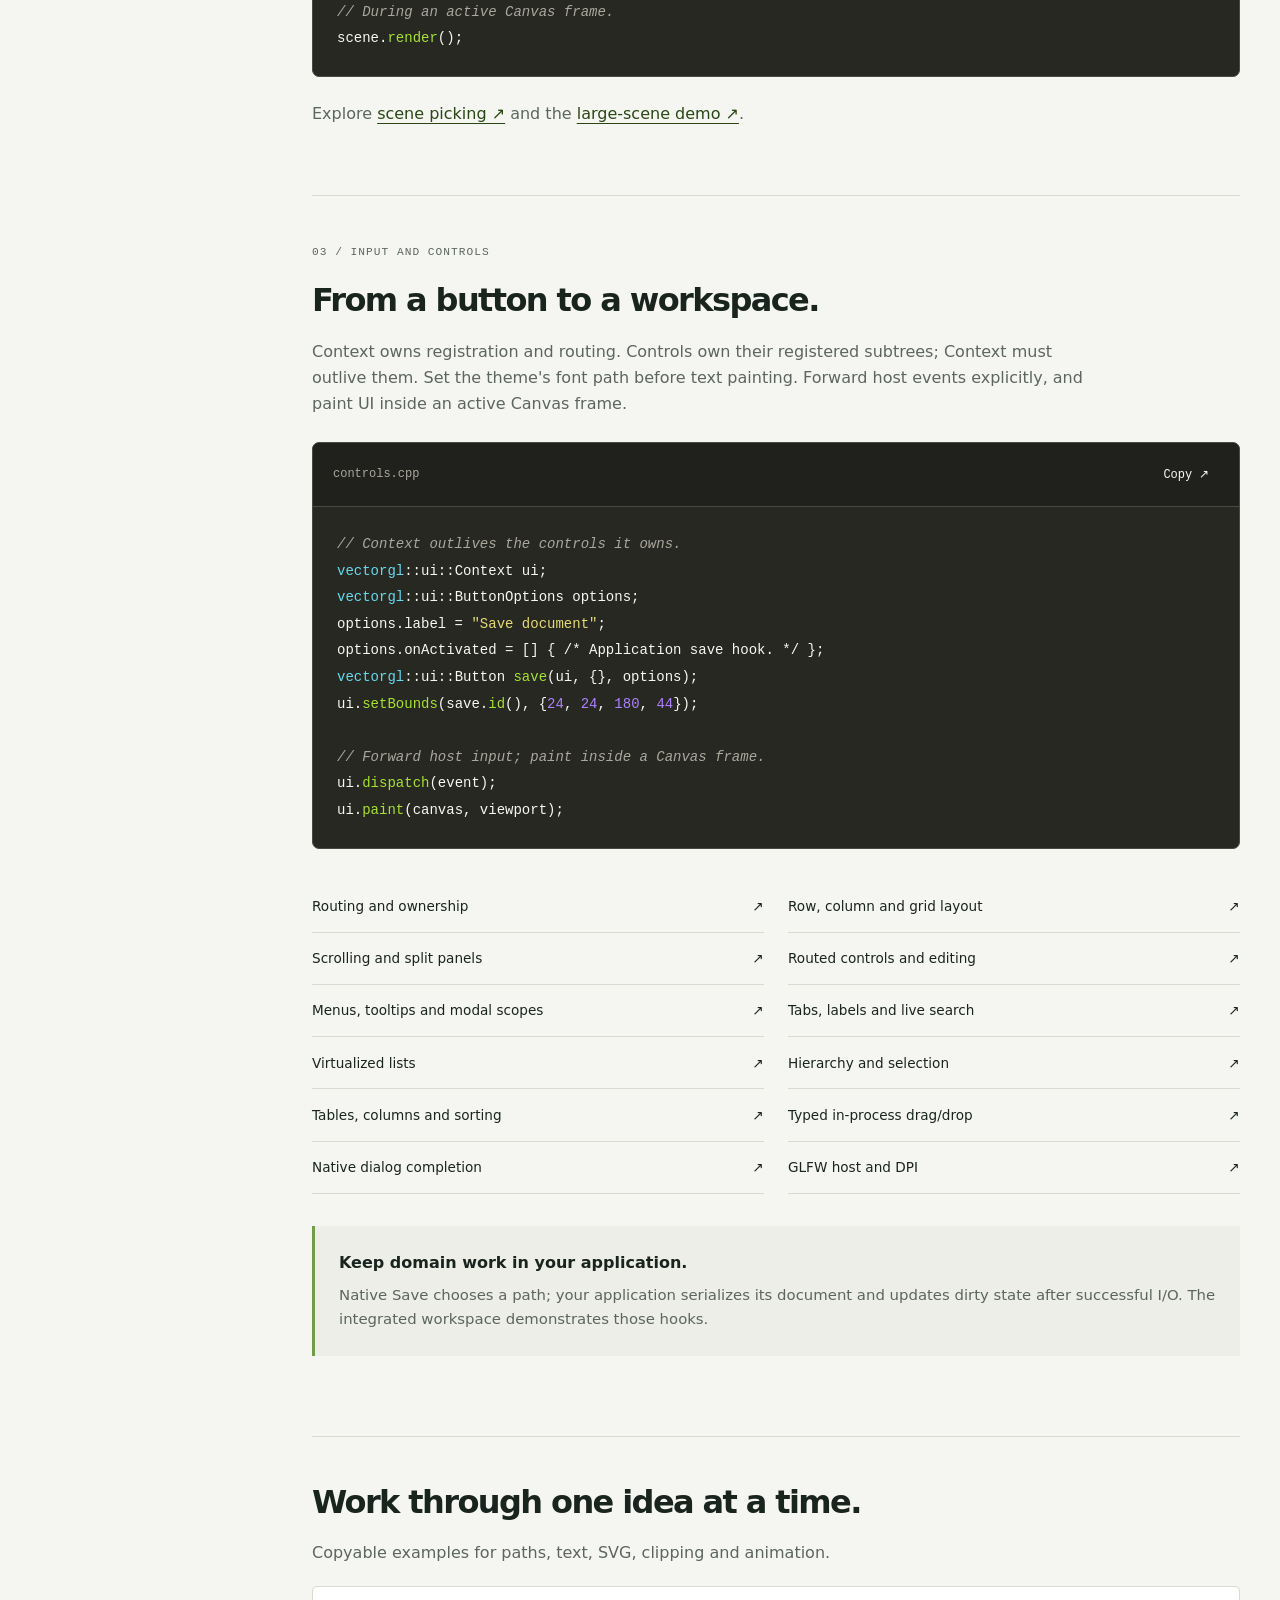
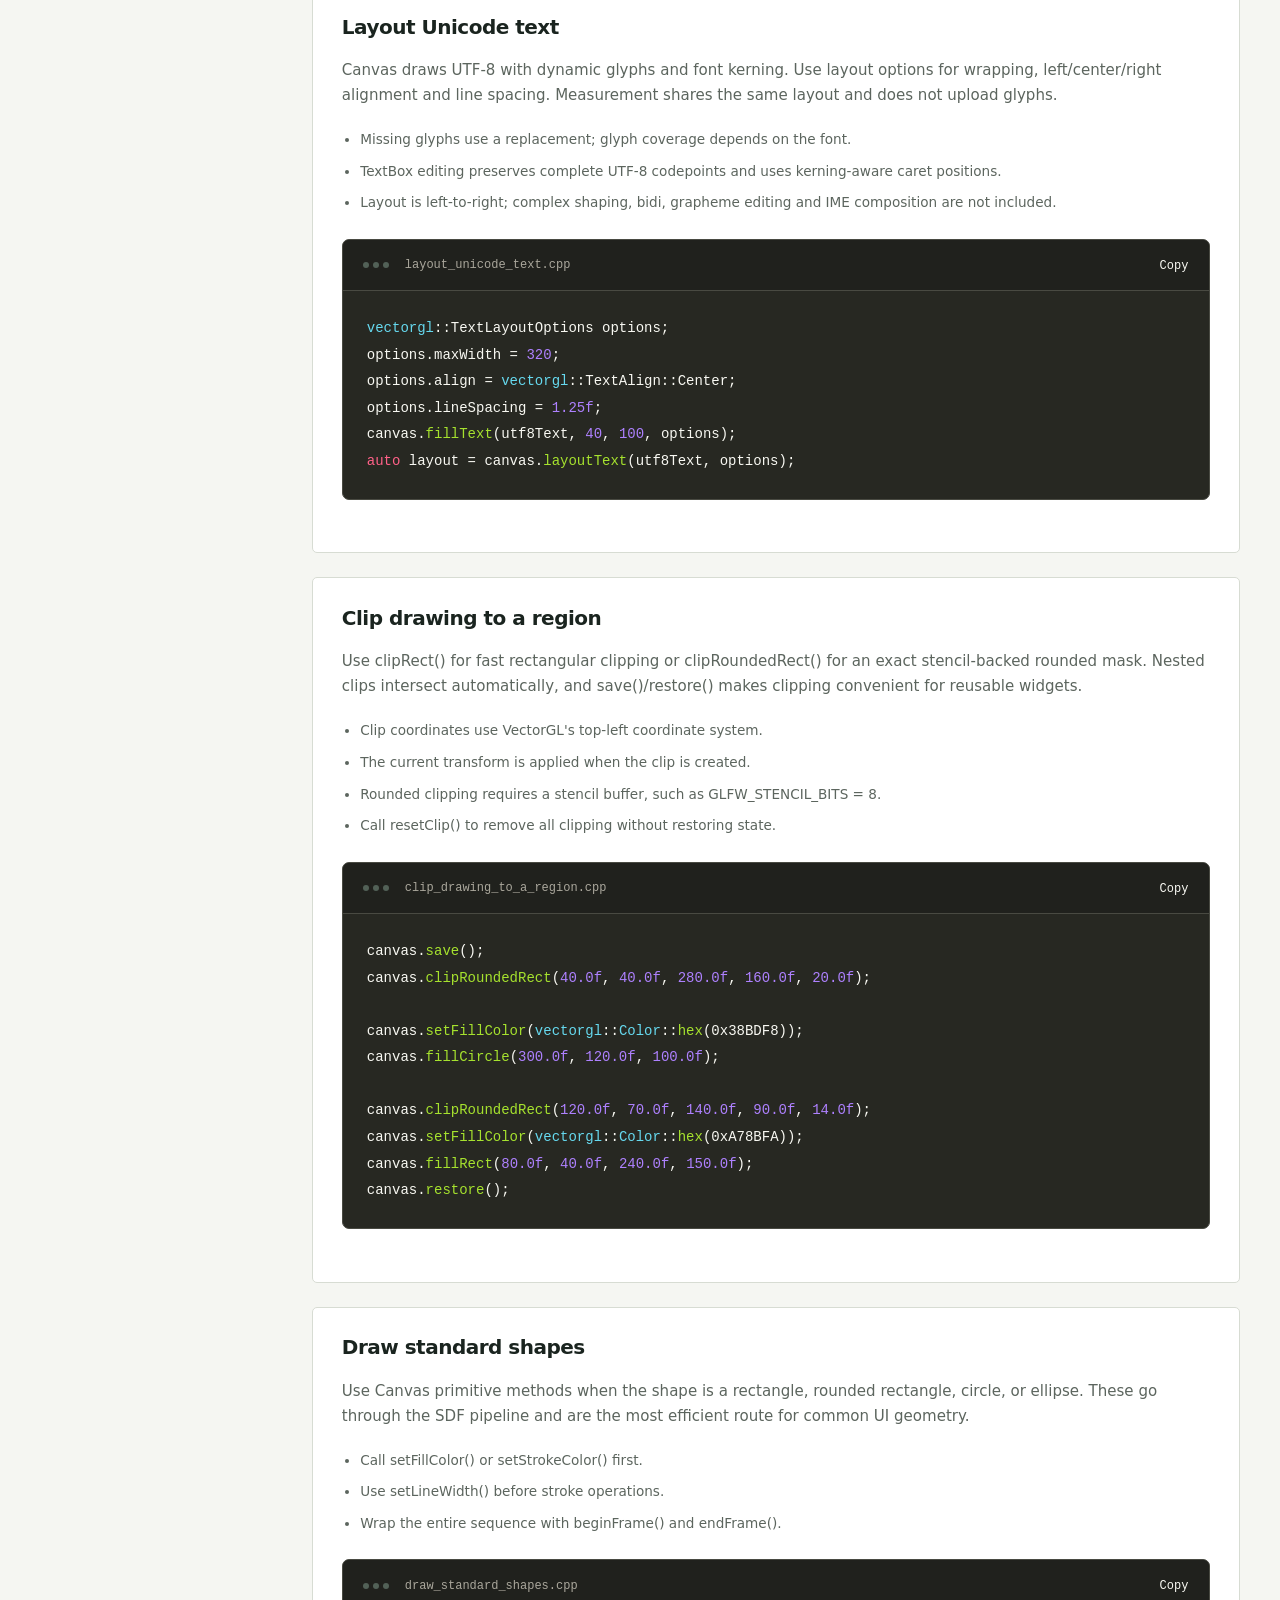
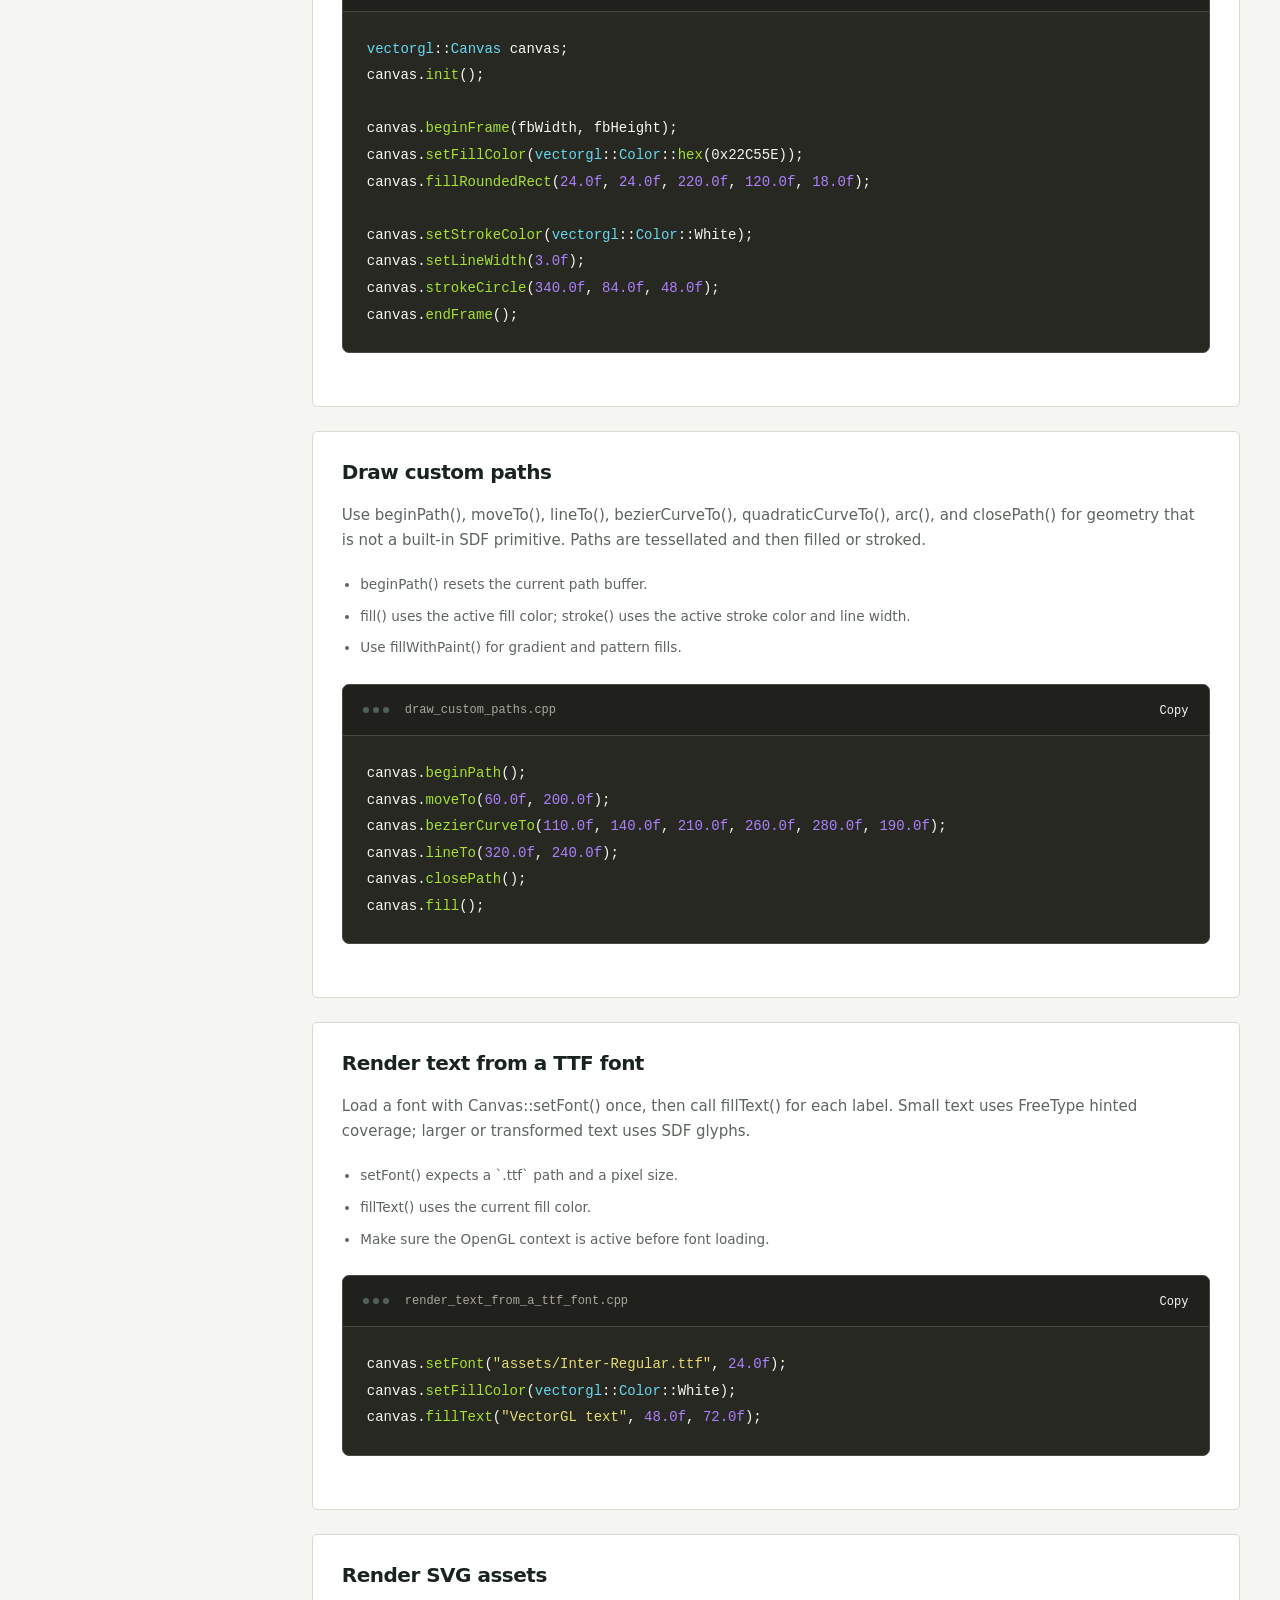
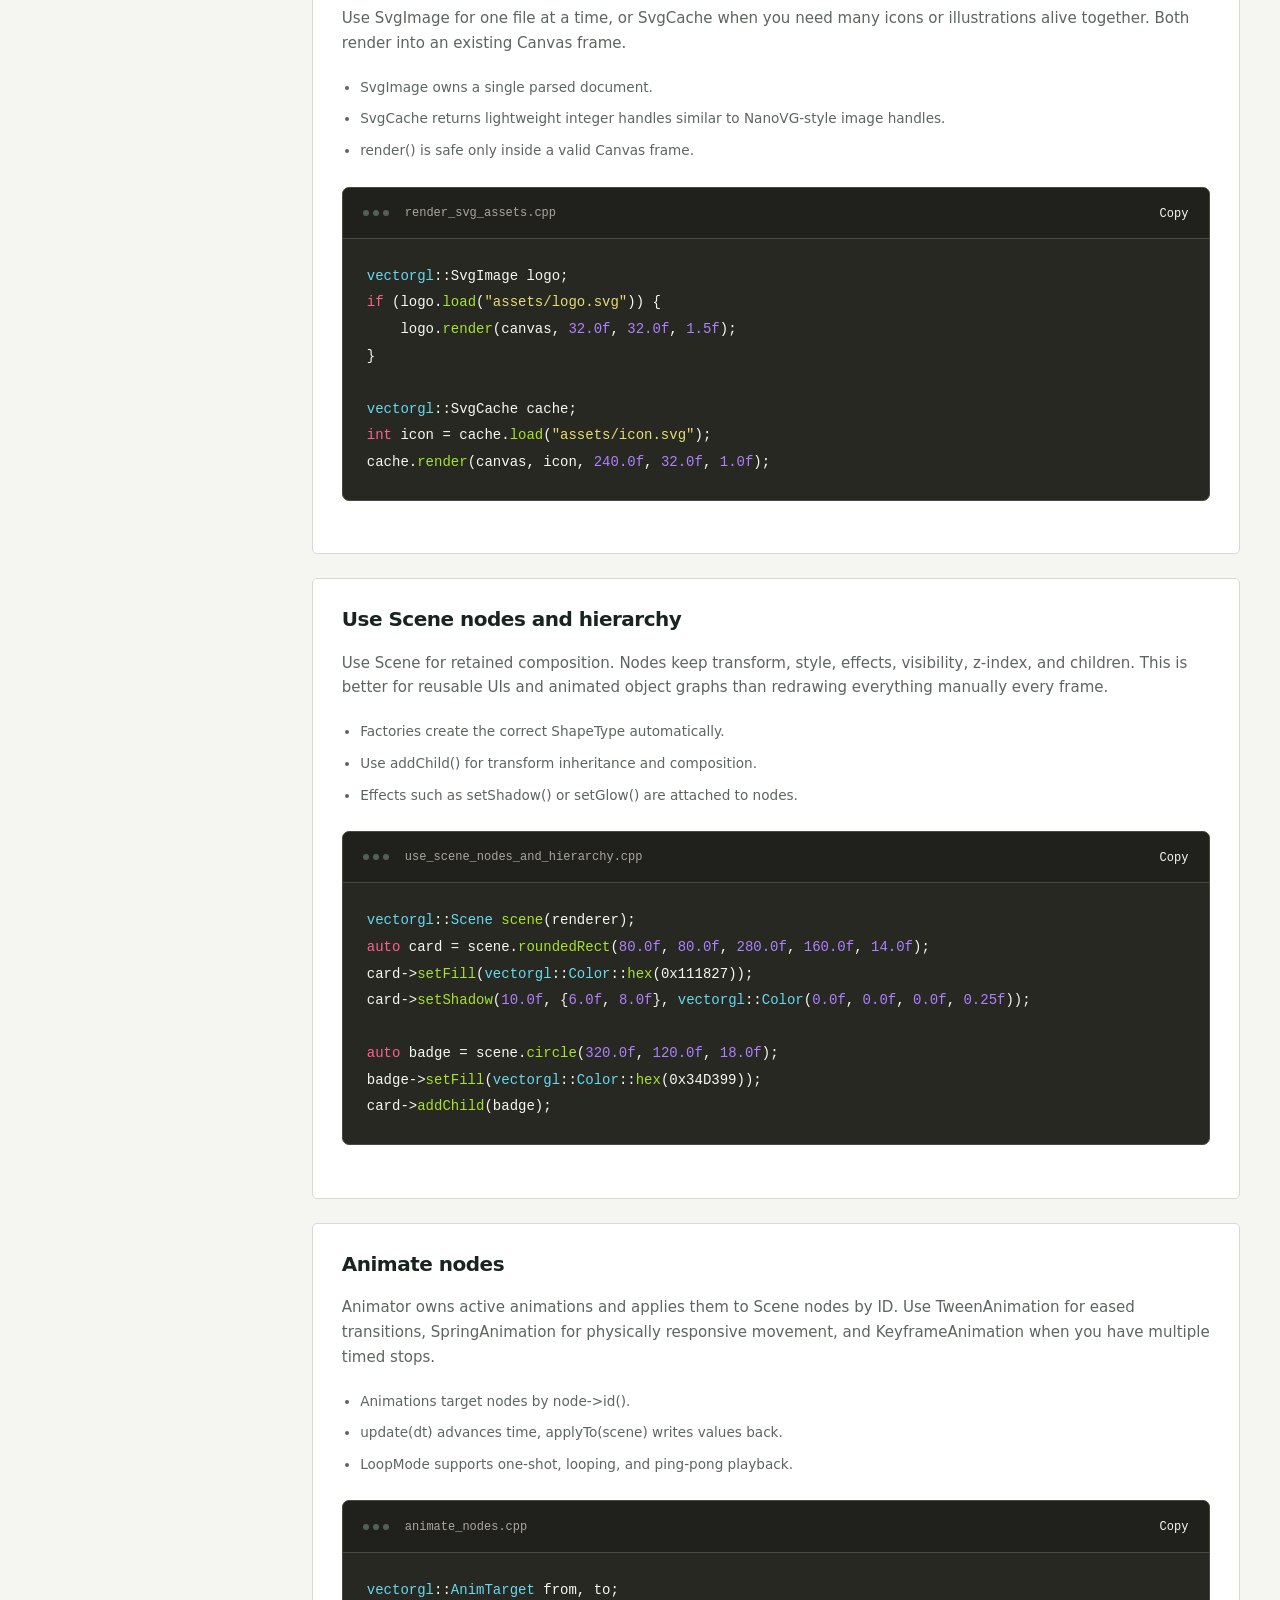
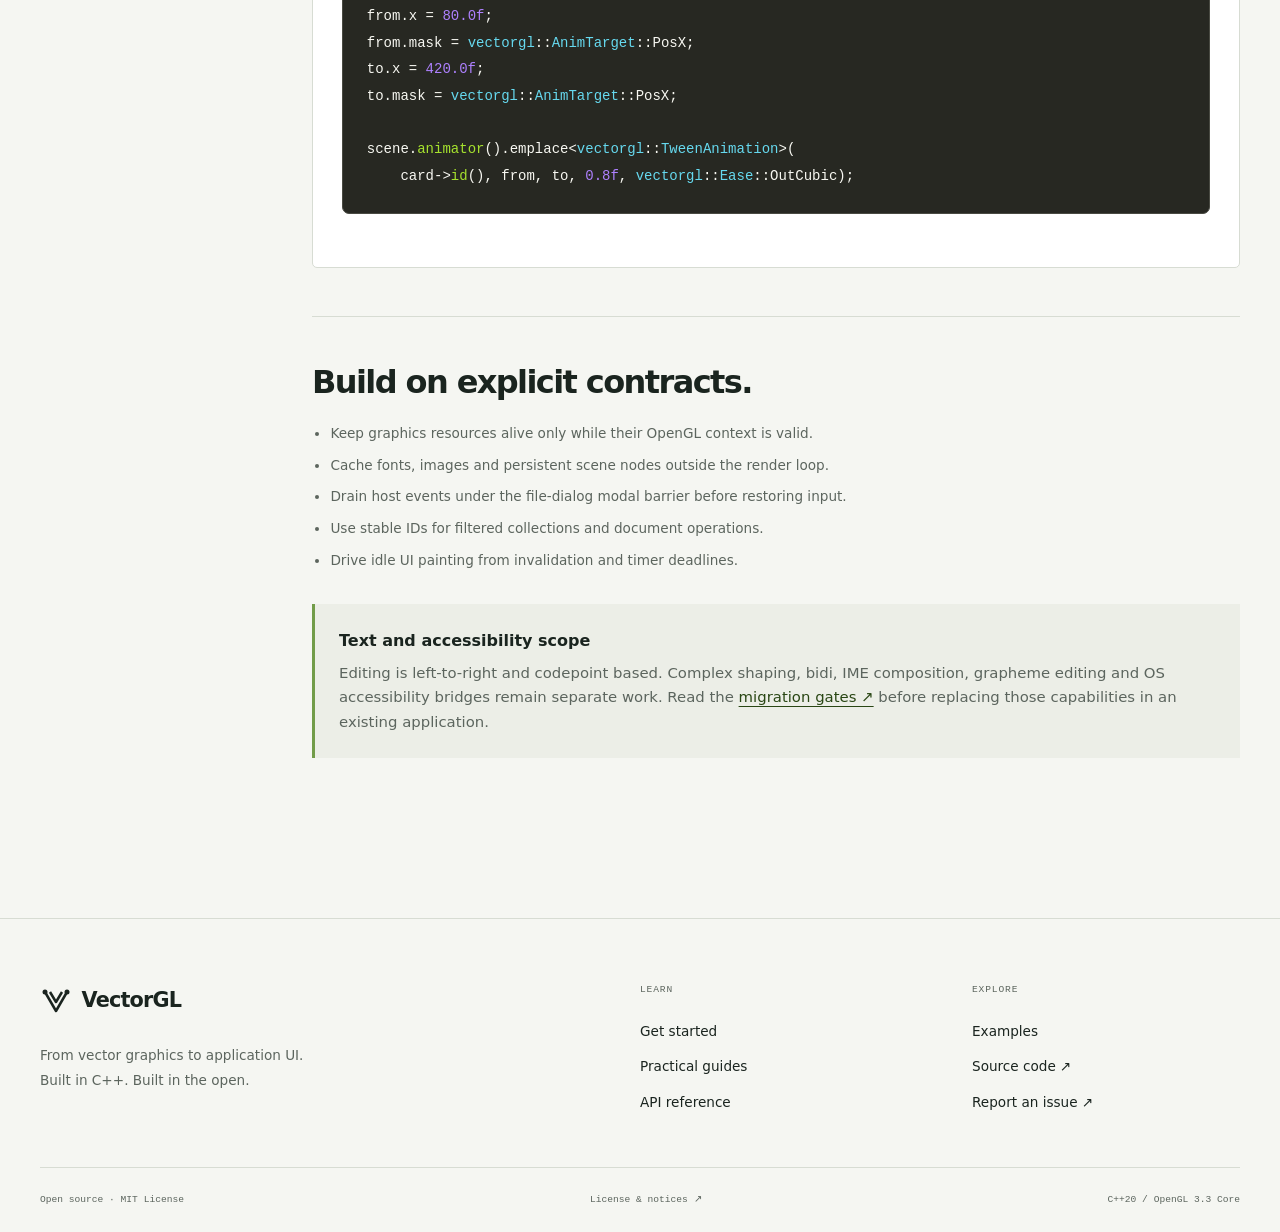
<file: site/guides.html>
<!doctype html>
<html lang="en">
  <head>
    <meta charset="utf-8" />
    <meta name="viewport" content="width=device-width, initial-scale=1" />
    <title>Make something. Learn as you go. · VectorGL</title>
    <meta
      name="description"
      content="Working patterns for drawing, scene composition and application interfaces. Start with one API, then combine them."
    />
    <meta name="robots" content="index, follow, max-image-preview:large" />
    <meta name="theme-color" content="#f5f6f2" />
    <link
      rel="canonical"
      href="https://mahtab04.github.io/vectorgl-website/guides.html"
    />
    <meta property="og:type" content="website" />
    <meta property="og:site_name" content="VectorGL" />
    <meta
      property="og:title"
      content="Make something. Learn as you go. · VectorGL"
    />
    <meta
      property="og:description"
      content="Working patterns for drawing, scene composition and application interfaces. Start with one API, then combine them."
    />
    <meta
      property="og:url"
      content="https://mahtab04.github.io/vectorgl-website/guides.html"
    />
    <meta
      property="og:image"
      content="https://mahtab04.github.io/vectorgl-website/images/vectorgl-showcase.png"
    />
    <meta name="twitter:card" content="summary_large_image" />
    <link rel="icon" href="favicon.svg" type="image/svg+xml" />
    <link rel="stylesheet" href="styles.css" />
    <script defer src="app.js"></script>
  </head>
  <body data-page="guides" data-theme="light">
    <a class="skip-link" href="#main">Skip to content</a>
    <header class="site-header">
      <div class="site-container nav-inner">
        <a class="brand-lockup" href="index.html" aria-label="VectorGL home"
          ><span class="brand-mark" aria-hidden="true"
            ><svg viewBox="0 0 32 32" fill="none">
              <path
                d="M5 7 16 26 27 7M10 7l6 10 6-10"
                stroke="currentColor"
                stroke-width="2.5"
                stroke-linejoin="round"
              />
              <circle cx="5" cy="7" r="2.5" fill="currentColor" />
              <circle cx="27" cy="7" r="2.5" fill="currentColor" /></svg></span
          ><span>VectorGL</span><span class="brand-tag">C++20</span></a
        >
        <nav class="desktop-nav" aria-label="Primary navigation">
          <a href="overview.html">Overview</a
          ><a href="guides.html" aria-current="page">Guides</a
          ><a href="api.html">API reference</a
          ><a href="examples.html">Examples</a>
        </nav>
        <div class="nav-actions">
          <button
            class="theme-toggle"
            data-theme-toggle
            type="button"
            aria-label="Switch to dark theme"
            title="Switch color theme"
          >
            <svg viewBox="0 0 24 24" aria-hidden="true">
              <circle cx="12" cy="12" r="4" />
              <path
                d="M12 2v2m0 16v2M2 12h2m16 0h2M5 5l1.5 1.5m11 11L19 19M5 19l1.5-1.5m11-11L19 5"
              />
            </svg></button
          ><a class="github-link" href="https://github.com/mahtab04/vectorgl"
            >GitHub <span aria-hidden="true">↗</span></a
          >
          <details class="mobile-menu">
            <summary aria-label="Open navigation">
              Menu <span aria-hidden="true">＋</span>
            </summary>
            <nav aria-label="Mobile navigation">
              <a href="https://github.com/mahtab04/vectorgl">GitHub</a>
              <a href="overview.html">Overview</a
              ><a href="guides.html" aria-current="page">Guides</a
              ><a href="api.html">API reference</a
              ><a href="examples.html">Examples</a>
            </nav>
          </details>
        </div>
      </div>
    </header>
    <main id="main" class="site-container">
      <div class="page-heading">
        <a class="back-link" href="index.html">← VectorGL documentation</a
        ><span class="eyebrow">GUIDES / C++20</span>
        <h1>Make something.<br />Learn as you go.</h1>
        <p>
          Working patterns for drawing, scene composition and application
          interfaces. Start with one API, then combine them.
        </p>
      </div>
      <div class="docs-page-grid">
        <aside class="docs-sidebar">
          <div class="sidebar-panel">
            <span class="eyebrow">On this page</span
            ><a class="rail-link" href="#canvas">Canvas drawing</a
            ><a class="rail-link" href="#scene">Scene composition</a
            ><a class="rail-link" href="#ui">Application UI</a
            ><a class="rail-link" href="#recipes">Graphics recipes</a
            ><a class="rail-link" href="#best-practices">Ownership and scope</a
            ><a
              class="sidebar-source"
              href="https://github.com/mahtab04/vectorgl/tree/main/include/PublicHeaders/vectorgl"
              >Public headers ↗</a
            >
          </div>
        </aside>
        <article class="docs-content">
          <section id="canvas">
            <span class="eyebrow">01 / DIRECT DRAWING</span>
            <h2>A shape is a good place to start.</h2>
            <p>
              Initialize Canvas after making the OpenGL context current. Use
              framebuffer pixel dimensions for each frame. Drawing state is
              explicit and save/restore scopes local changes.
            </p>
            <div class="code-block">
              <div class="code-header">
                <span>canvas.cpp</span
                ><button
                  class="copy-button"
                  type="button"
                  data-copy-target="guide-canvas"
                  aria-label="Copy canvas.cpp"
                >
                  Copy <span aria-hidden="true">↗</span>
                </button>
              </div>
              <pre
                tabindex="0"
              ><code id="guide-canvas">// Inside your OpenGL frame.
canvas.beginFrame(fbWidth, fbHeight);
canvas.setFillColor(vectorgl::Color::hex(0xA6E35C));
canvas.fillRoundedRect(24, 24, 280, 140, 18);
canvas.setFillColor(vectorgl::Color::White);
canvas.fillCircle(164, 94, 36);
canvas.endFrame();</code></pre>
            </div>
          </section>
          <section id="scene">
            <span class="eyebrow">02 / RETAINED OBJECTS</span>
            <h2>Keep your visual objects around.</h2>
            <p>
              Create nodes once. Change properties as input arrives.
              Parent-child transforms and z-order describe the composition;
              Scene picking supports interaction.
            </p>
            <div class="code-block">
              <div class="code-header">
                <span>scene.cpp</span
                ><button
                  class="copy-button"
                  type="button"
                  data-copy-target="guide-scene"
                  aria-label="Copy scene.cpp"
                >
                  Copy <span aria-hidden="true">↗</span>
                </button>
              </div>
              <pre
                tabindex="0"
              ><code id="guide-scene">// Create once, then update persistent objects.
vectorgl::Scene scene(canvas.renderer());
auto card = scene.roundedRect(24, 24, 280, 140, 18);
card-&gt;setFill(vectorgl::Color::hex(0xA6E35C));
card-&gt;setPosition(80, 60);

// During an active Canvas frame.
scene.render();</code></pre>
            </div>
            <p>
              Explore
              <a
                href="https://github.com/mahtab04/vectorgl/blob/main/example/hit_testing_demo.cpp"
                >scene picking ↗</a
              >
              and the
              <a
                href="https://github.com/mahtab04/vectorgl/blob/main/example/large_scene_demo.cpp"
                >large-scene demo ↗</a
              >.
            </p>
          </section>
          <section id="ui">
            <span class="eyebrow">03 / INPUT AND CONTROLS</span>
            <h2>From a button to a workspace.</h2>
            <p>
              Context owns registration and routing. Controls own their
              registered subtrees; Context must outlive them. Set the theme's
              font path before text painting. Forward host events explicitly,
              and paint UI inside an active Canvas frame.
            </p>
            <div class="code-block">
              <div class="code-header">
                <span>controls.cpp</span
                ><button
                  class="copy-button"
                  type="button"
                  data-copy-target="guide-ui"
                  aria-label="Copy controls.cpp"
                >
                  Copy <span aria-hidden="true">↗</span>
                </button>
              </div>
              <pre
                tabindex="0"
              ><code id="guide-ui">// Context outlives the controls it owns.
vectorgl::ui::Context ui;
vectorgl::ui::ButtonOptions options;
options.label = &quot;Save document&quot;;
options.onActivated = [] { /* Application save hook. */ };
vectorgl::ui::Button save(ui, {}, options);
ui.setBounds(save.id(), {24, 24, 180, 44});

// Forward host input; paint inside a Canvas frame.
ui.dispatch(event);
ui.paint(canvas, viewport);</code></pre>
            </div>
            <div class="resource-grid">
              <a
                class="resource-link"
                href="https://github.com/mahtab04/vectorgl/blob/main/docs/ui-context.md"
                ><span>Routing and ownership</span
                ><span aria-hidden="true">↗</span></a
              ><a
                class="resource-link"
                href="https://github.com/mahtab04/vectorgl/blob/main/docs/ui-layout.md"
                ><span>Row, column and grid layout</span
                ><span aria-hidden="true">↗</span></a
              ><a
                class="resource-link"
                href="https://github.com/mahtab04/vectorgl/blob/main/docs/ui-containers.md"
                ><span>Scrolling and split panels</span
                ><span aria-hidden="true">↗</span></a
              ><a
                class="resource-link"
                href="https://github.com/mahtab04/vectorgl/blob/main/docs/ui-controls.md"
                ><span>Routed controls and editing</span
                ><span aria-hidden="true">↗</span></a
              ><a
                class="resource-link"
                href="https://github.com/mahtab04/vectorgl/blob/main/docs/ui-overlays.md"
                ><span>Menus, tooltips and modal scopes</span
                ><span aria-hidden="true">↗</span></a
              ><a
                class="resource-link"
                href="https://github.com/mahtab04/vectorgl/blob/main/docs/ui-workspace-controls.md"
                ><span>Tabs, labels and live search</span
                ><span aria-hidden="true">↗</span></a
              ><a
                class="resource-link"
                href="https://github.com/mahtab04/vectorgl/blob/main/docs/ui-lists.md"
                ><span>Virtualized lists</span
                ><span aria-hidden="true">↗</span></a
              ><a
                class="resource-link"
                href="https://github.com/mahtab04/vectorgl/blob/main/docs/ui-trees.md"
                ><span>Hierarchy and selection</span
                ><span aria-hidden="true">↗</span></a
              ><a
                class="resource-link"
                href="https://github.com/mahtab04/vectorgl/blob/main/docs/ui-tables.md"
                ><span>Tables, columns and sorting</span
                ><span aria-hidden="true">↗</span></a
              ><a
                class="resource-link"
                href="https://github.com/mahtab04/vectorgl/blob/main/docs/ui-drag-drop.md"
                ><span>Typed in-process drag/drop</span
                ><span aria-hidden="true">↗</span></a
              ><a
                class="resource-link"
                href="https://github.com/mahtab04/vectorgl/blob/main/docs/ui-file-dialogs.md"
                ><span>Native dialog completion</span
                ><span aria-hidden="true">↗</span></a
              ><a
                class="resource-link"
                href="https://github.com/mahtab04/vectorgl/blob/main/docs/ui-glfw.md"
                ><span>GLFW host and DPI</span
                ><span aria-hidden="true">↗</span></a
              >
            </div>
            <div class="callout">
              <strong>Keep domain work in your application.</strong>
              <p>
                Native Save chooses a path; your application serializes its
                document and updates dirty state after successful I/O. The
                integrated workspace demonstrates those hooks.
              </p>
            </div>
          </section>
          <section id="recipes">
            <h2>Work through one idea at a time.</h2>
            <p>
              Copyable examples for paths, text, SVG, clipping and animation.
            </p>
            <div class="guides-grid" id="guides-grid"></div>
          </section>
          <section id="best-practices">
            <h2>Build on explicit contracts.</h2>
            <ul class="check-list">
              <li>
                Keep graphics resources alive only while their OpenGL context is
                valid.
              </li>
              <li>
                Cache fonts, images and persistent scene nodes outside the
                render loop.
              </li>
              <li>
                Drain host events under the file-dialog modal barrier before
                restoring input.
              </li>
              <li>
                Use stable IDs for filtered collections and document operations.
              </li>
              <li>
                Drive idle UI painting from invalidation and timer deadlines.
              </li>
            </ul>
            <div class="callout">
              <strong>Text and accessibility scope</strong>
              <p>
                Editing is left-to-right and codepoint based. Complex shaping,
                bidi, IME composition, grapheme editing and OS accessibility
                bridges remain separate work. Read the
                <a
                  href="https://github.com/mahtab04/vectorgl/blob/main/docs/ui-migration.md"
                  >migration gates ↗</a
                >
                before replacing those capabilities in an existing application.
              </p>
            </div>
          </section>
        </article>
      </div>
    </main>
    <footer class="site-footer">
      <div class="site-container footer-grid">
        <div>
          <a class="brand-lockup" href="index.html"
            ><span class="brand-mark" aria-hidden="true"
              ><svg viewBox="0 0 32 32" fill="none">
                <path
                  d="M5 7 16 26 27 7M10 7l6 10 6-10"
                  stroke="currentColor"
                  stroke-width="2.5"
                  stroke-linejoin="round"
                />
                <circle cx="5" cy="7" r="2.5" fill="currentColor" />
                <circle
                  cx="27"
                  cy="7"
                  r="2.5"
                  fill="currentColor"
                /></svg></span
            ><span>VectorGL</span></a
          >
          <p>
            From vector graphics to application UI.<br />Built in C++. Built in
            the open.
          </p>
        </div>
        <div>
          <span class="footer-label">Learn</span
          ><a href="overview.html">Get started</a
          ><a href="guides.html">Practical guides</a
          ><a href="api.html">API reference</a>
        </div>
        <div>
          <span class="footer-label">Explore</span
          ><a href="examples.html">Examples</a
          ><a href="https://github.com/mahtab04/vectorgl">Source code ↗</a
          ><a href="https://github.com/mahtab04/vectorgl/issues"
            >Report an issue ↗</a
          >
        </div>
      </div>
      <div class="site-container footer-bottom">
        <span>Open source · MIT License</span
        ><a href="https://github.com/mahtab04/vectorgl/blob/main/LICENSE"
          >License &amp; notices ↗</a
        ><span>C++20 / OpenGL 3.3 Core</span>
      </div>
    </footer>
    <div
      class="sr-only"
      id="site-status"
      role="status"
      aria-live="polite"
    ></div>
  </body>
</html>
</file>
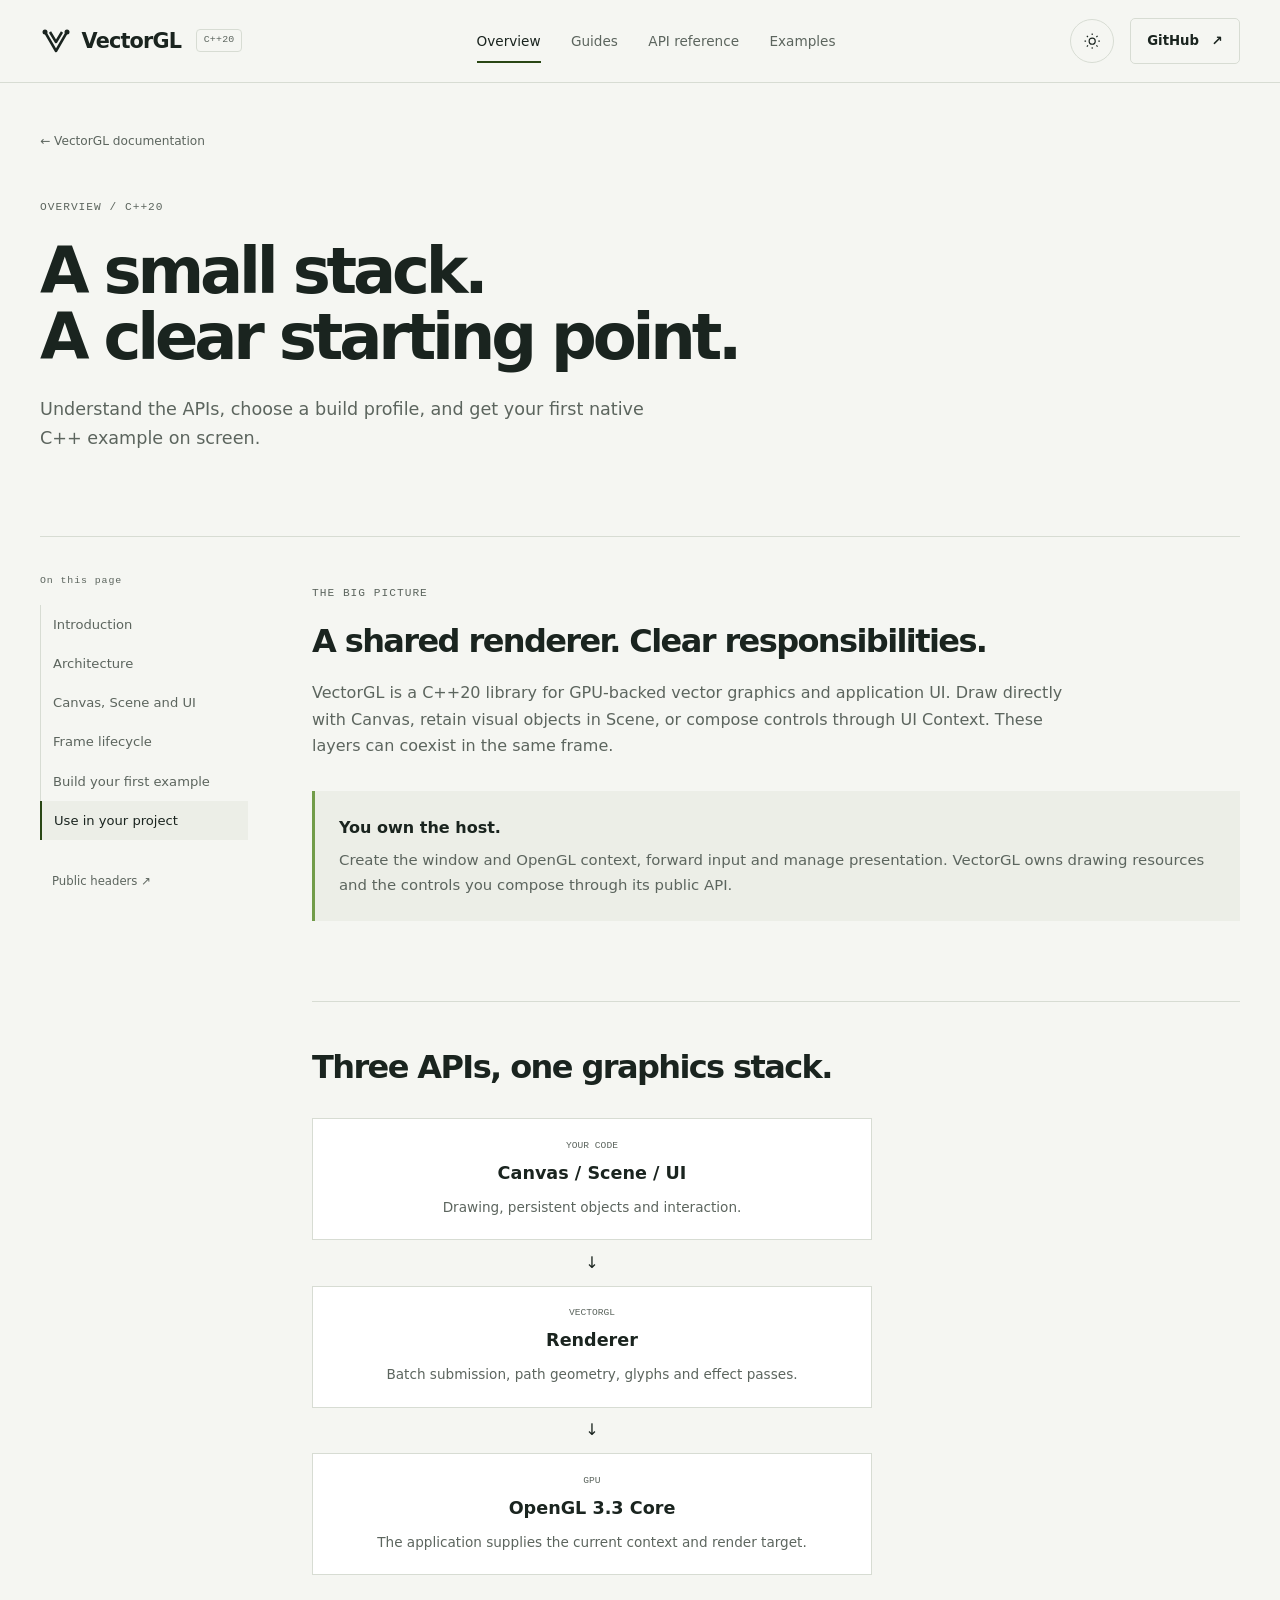
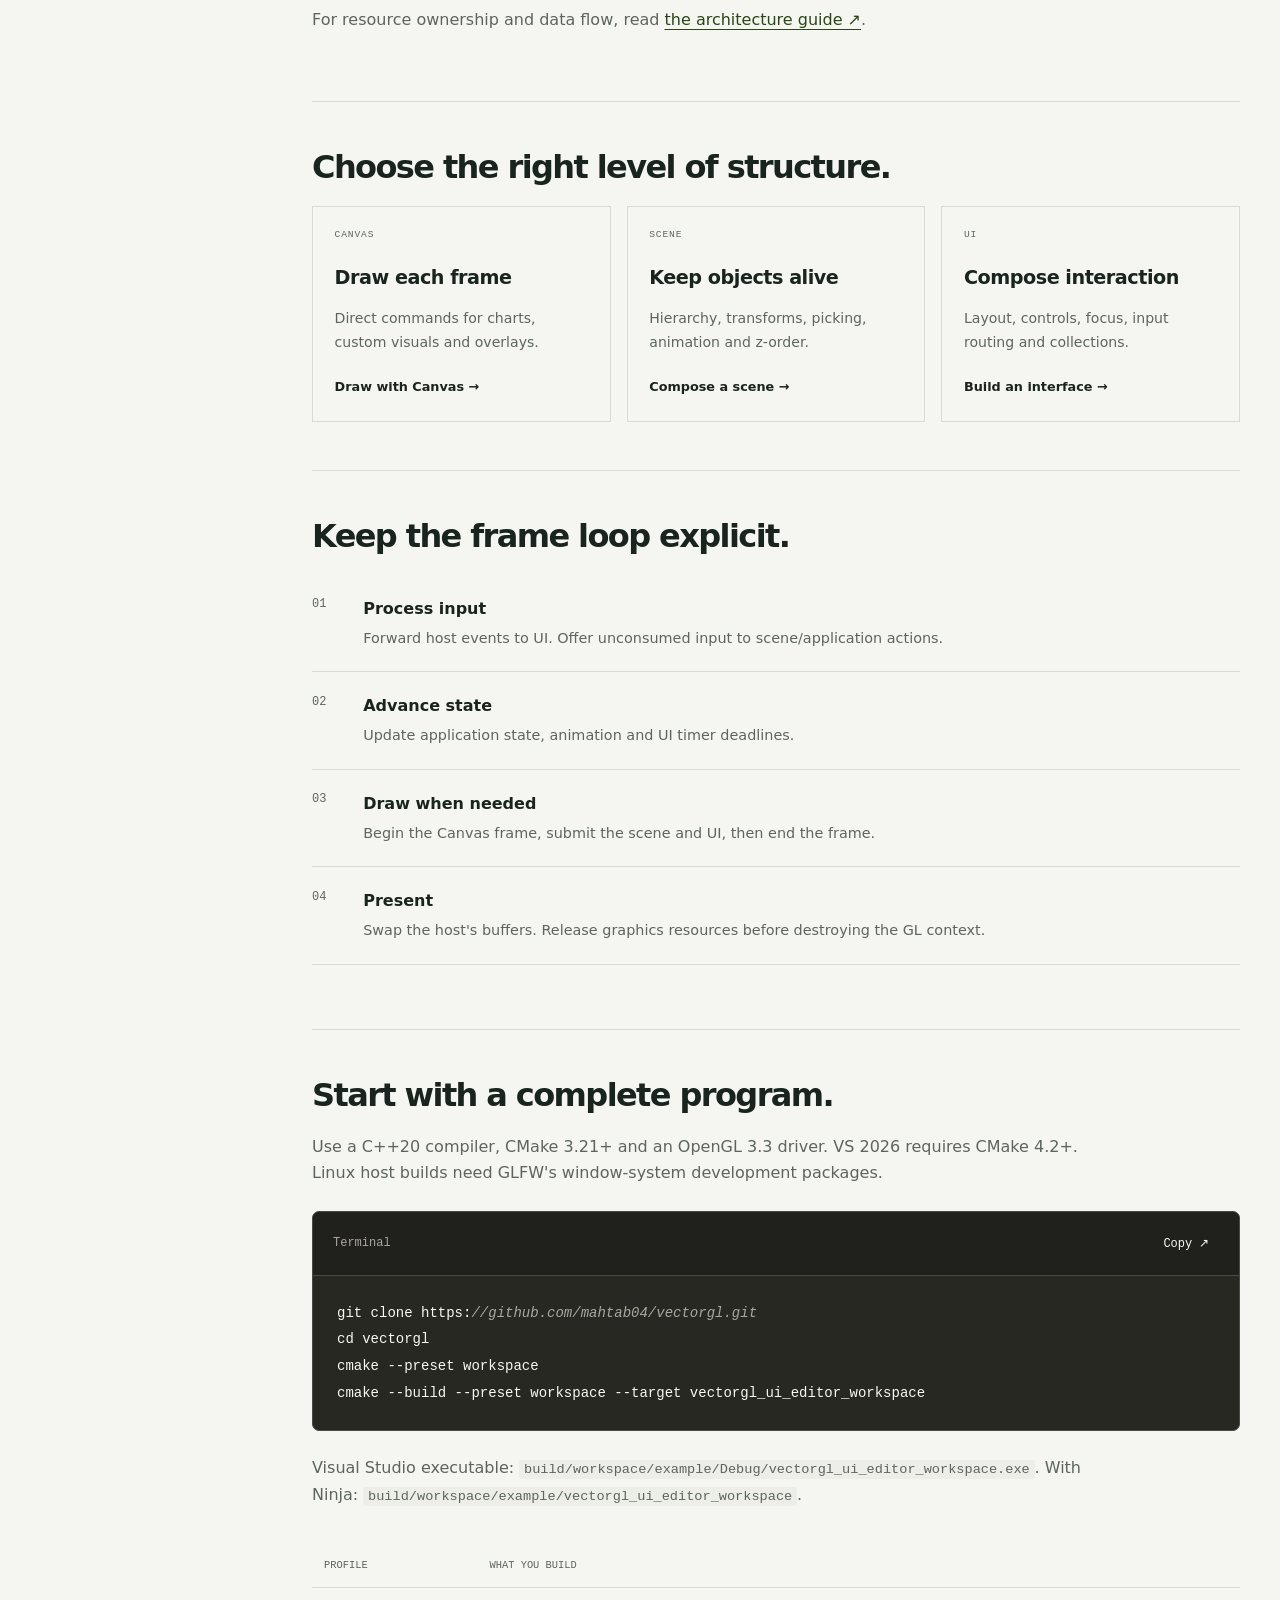
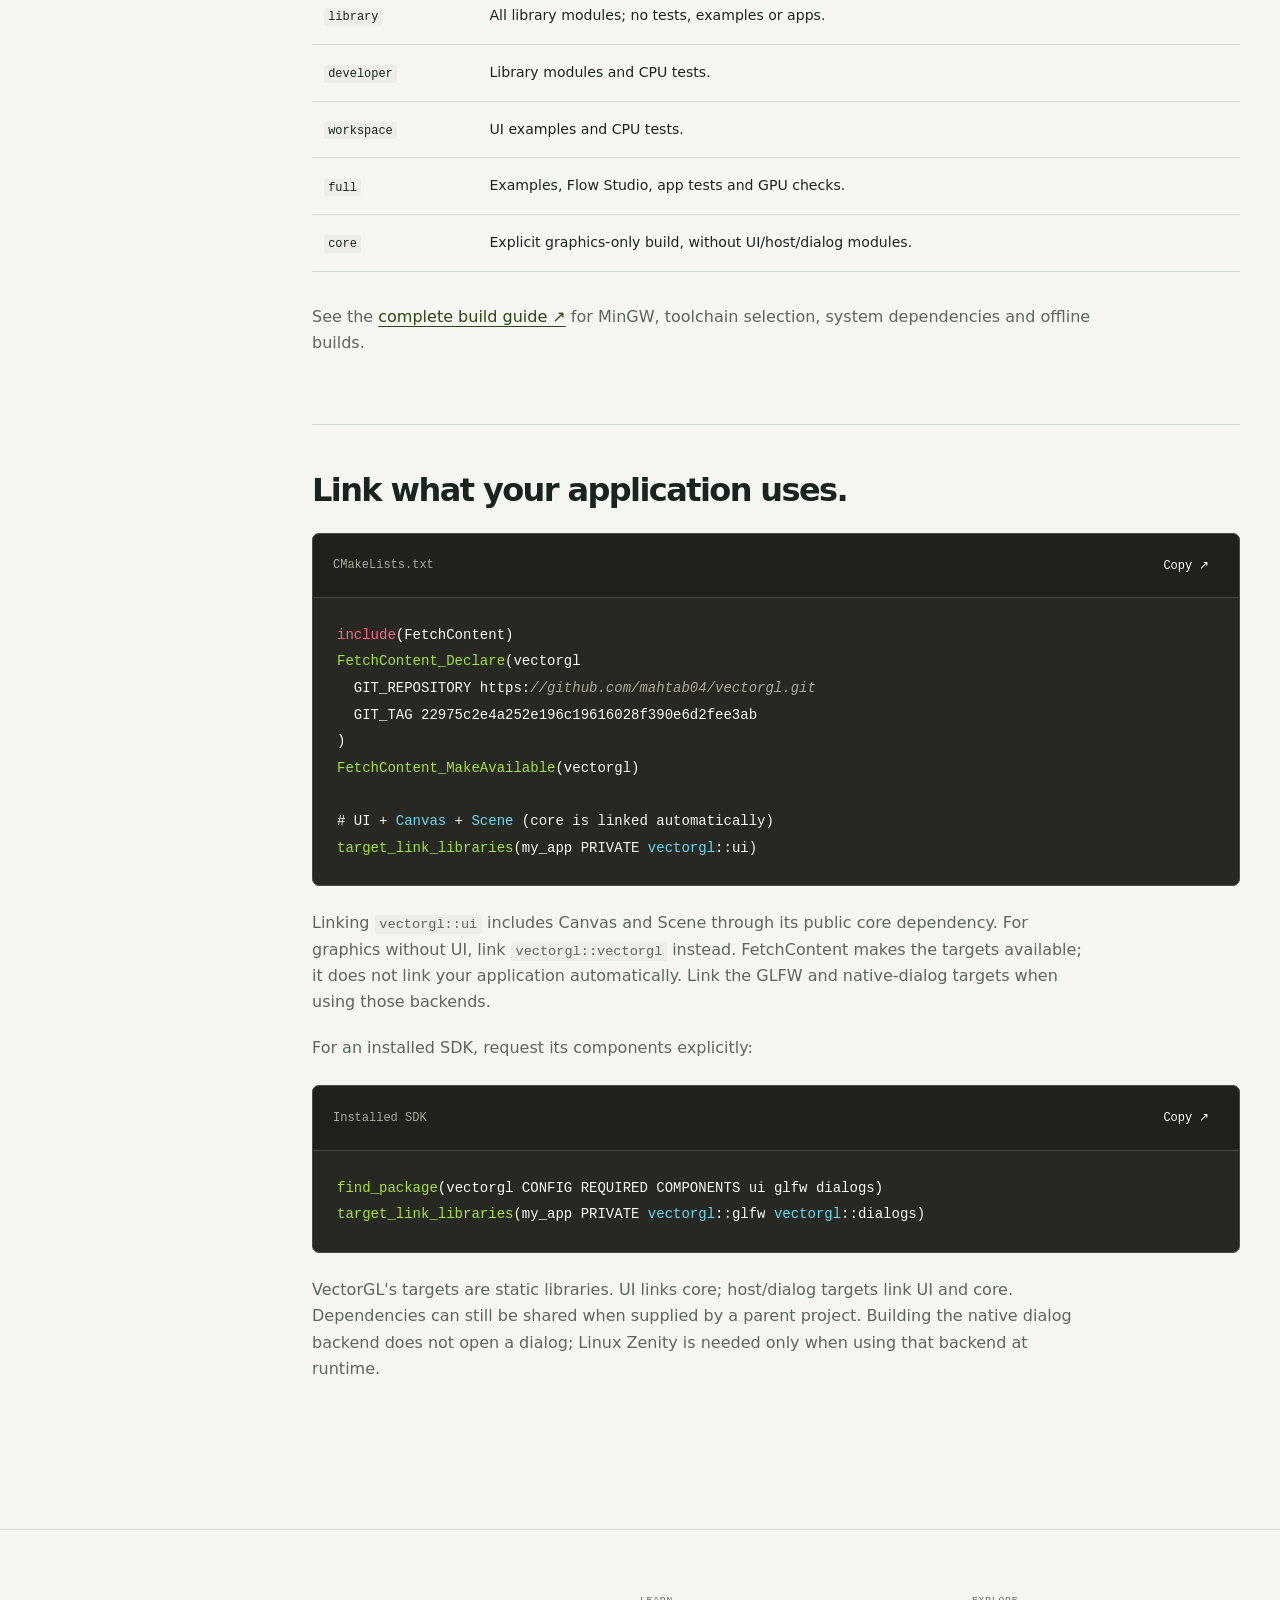
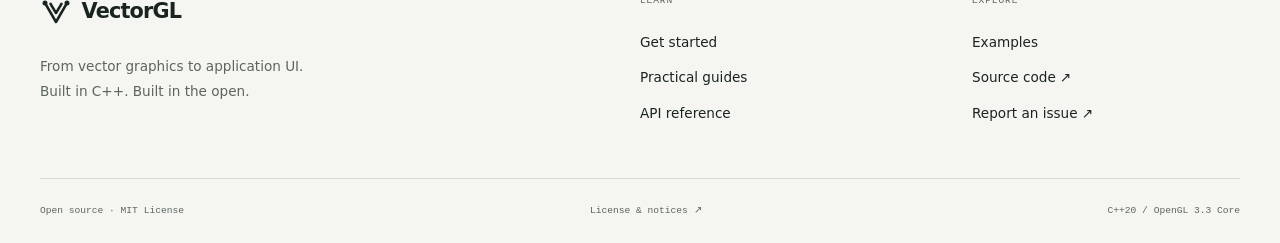
<file: site/overview.html>
<!doctype html>
<html lang="en">
  <head>
    <meta charset="utf-8" />
    <meta name="viewport" content="width=device-width, initial-scale=1" />
    <title>A small stack. A clear starting point. · VectorGL</title>
    <meta
      name="description"
      content="Understand the APIs, choose a build profile, and get your first native C++ example on screen."
    />
    <meta name="robots" content="index, follow, max-image-preview:large" />
    <meta name="theme-color" content="#f5f6f2" />
    <link
      rel="canonical"
      href="https://mahtab04.github.io/vectorgl-website/overview.html"
    />
    <meta property="og:type" content="website" />
    <meta property="og:site_name" content="VectorGL" />
    <meta
      property="og:title"
      content="A small stack. A clear starting point. · VectorGL"
    />
    <meta
      property="og:description"
      content="Understand the APIs, choose a build profile, and get your first native C++ example on screen."
    />
    <meta
      property="og:url"
      content="https://mahtab04.github.io/vectorgl-website/overview.html"
    />
    <meta
      property="og:image"
      content="https://mahtab04.github.io/vectorgl-website/images/vectorgl-showcase.png"
    />
    <meta name="twitter:card" content="summary_large_image" />
    <link rel="icon" href="favicon.svg" type="image/svg+xml" />
    <link rel="stylesheet" href="styles.css" />
    <script defer src="app.js"></script>
  </head>
  <body data-page="overview" data-theme="light">
    <a class="skip-link" href="#main">Skip to content</a>
    <header class="site-header">
      <div class="site-container nav-inner">
        <a class="brand-lockup" href="index.html" aria-label="VectorGL home"
          ><span class="brand-mark" aria-hidden="true"
            ><svg viewBox="0 0 32 32" fill="none">
              <path
                d="M5 7 16 26 27 7M10 7l6 10 6-10"
                stroke="currentColor"
                stroke-width="2.5"
                stroke-linejoin="round"
              />
              <circle cx="5" cy="7" r="2.5" fill="currentColor" />
              <circle cx="27" cy="7" r="2.5" fill="currentColor" /></svg></span
          ><span>VectorGL</span><span class="brand-tag">C++20</span></a
        >
        <nav class="desktop-nav" aria-label="Primary navigation">
          <a href="overview.html" aria-current="page">Overview</a
          ><a href="guides.html">Guides</a><a href="api.html">API reference</a
          ><a href="examples.html">Examples</a>
        </nav>
        <div class="nav-actions">
          <button
            class="theme-toggle"
            data-theme-toggle
            type="button"
            aria-label="Switch to dark theme"
            title="Switch color theme"
          >
            <svg viewBox="0 0 24 24" aria-hidden="true">
              <circle cx="12" cy="12" r="4" />
              <path
                d="M12 2v2m0 16v2M2 12h2m16 0h2M5 5l1.5 1.5m11 11L19 19M5 19l1.5-1.5m11-11L19 5"
              />
            </svg></button
          ><a class="github-link" href="https://github.com/mahtab04/vectorgl"
            >GitHub <span aria-hidden="true">↗</span></a
          >
          <details class="mobile-menu">
            <summary aria-label="Open navigation">
              Menu <span aria-hidden="true">＋</span>
            </summary>
            <nav aria-label="Mobile navigation">
              <a href="https://github.com/mahtab04/vectorgl">GitHub</a>
              <a href="overview.html" aria-current="page">Overview</a
              ><a href="guides.html">Guides</a
              ><a href="api.html">API reference</a
              ><a href="examples.html">Examples</a>
            </nav>
          </details>
        </div>
      </div>
    </header>
    <main id="main" class="site-container">
      <div class="page-heading">
        <a class="back-link" href="index.html">← VectorGL documentation</a
        ><span class="eyebrow">OVERVIEW / C++20</span>
        <h1>A small stack.<br />A clear starting point.</h1>
        <p>
          Understand the APIs, choose a build profile, and get your first native
          C++ example on screen.
        </p>
      </div>
      <div class="docs-page-grid">
        <aside class="docs-sidebar">
          <div class="sidebar-panel">
            <span class="eyebrow">On this page</span
            ><a class="rail-link" href="#introduction">Introduction</a
            ><a class="rail-link" href="#architecture">Architecture</a
            ><a class="rail-link" href="#rendering-models"
              >Canvas, Scene and UI</a
            ><a class="rail-link" href="#lifecycle">Frame lifecycle</a
            ><a class="rail-link" href="#getting-started"
              >Build your first example</a
            ><a class="rail-link" href="#integration">Use in your project</a
            ><a
              class="sidebar-source"
              href="https://github.com/mahtab04/vectorgl/tree/main/include/PublicHeaders/vectorgl"
              >Public headers ↗</a
            >
          </div>
        </aside>
        <article class="docs-content">
          <section id="introduction">
            <span class="eyebrow">THE BIG PICTURE</span>
            <h2>A shared renderer. Clear responsibilities.</h2>
            <p>
              VectorGL is a C++20 library for GPU-backed vector graphics and
              application UI. Draw directly with Canvas, retain visual objects
              in Scene, or compose controls through UI Context. These layers can
              coexist in the same frame.
            </p>
            <div class="callout">
              <strong>You own the host.</strong>
              <p>
                Create the window and OpenGL context, forward input and manage
                presentation. VectorGL owns drawing resources and the controls
                you compose through its public API.
              </p>
            </div>
          </section>
          <section id="architecture">
            <h2>Three APIs, one graphics stack.</h2>
            <div class="architecture-flow">
              <div class="architecture-node">
                <small>YOUR CODE</small><strong>Canvas / Scene / UI</strong>
                <p>Drawing, persistent objects and interaction.</p>
              </div>
              <span aria-hidden="true">↓</span>
              <div class="architecture-node">
                <small>VECTORGL</small><strong>Renderer</strong>
                <p>
                  Batch submission, path geometry, glyphs and effect passes.
                </p>
              </div>
              <span aria-hidden="true">↓</span>
              <div class="architecture-node">
                <small>GPU</small><strong>OpenGL 3.3 Core</strong>
                <p>
                  The application supplies the current context and render
                  target.
                </p>
              </div>
            </div>
            <p>
              For resource ownership and data flow, read
              <a
                href="https://github.com/mahtab04/vectorgl/blob/main/ARCHITECTURE.md"
                >the architecture guide ↗</a
              >.
            </p>
          </section>
          <section id="rendering-models">
            <h2>Choose the right level of structure.</h2>
            <div class="comparison-grid">
              <div class="doc-card">
                <span class="mono-label">CANVAS</span>
                <h3>Draw each frame</h3>
                <p>Direct commands for charts, custom visuals and overlays.</p>
                <a href="guides.html#canvas">Draw with Canvas →</a>
              </div>
              <div class="doc-card">
                <span class="mono-label">SCENE</span>
                <h3>Keep objects alive</h3>
                <p>Hierarchy, transforms, picking, animation and z-order.</p>
                <a href="guides.html#scene">Compose a scene →</a>
              </div>
              <div class="doc-card">
                <span class="mono-label">UI</span>
                <h3>Compose interaction</h3>
                <p>Layout, controls, focus, input routing and collections.</p>
                <a href="guides.html#ui">Build an interface →</a>
              </div>
            </div>
          </section>
          <section id="lifecycle">
            <h2>Keep the frame loop explicit.</h2>
            <ol class="step-list">
              <li>
                <strong>Process input</strong>
                <p>
                  Forward host events to UI. Offer unconsumed input to
                  scene/application actions.
                </p>
              </li>
              <li>
                <strong>Advance state</strong>
                <p>
                  Update application state, animation and UI timer deadlines.
                </p>
              </li>
              <li>
                <strong>Draw when needed</strong>
                <p>
                  Begin the Canvas frame, submit the scene and UI, then end the
                  frame.
                </p>
              </li>
              <li>
                <strong>Present</strong>
                <p>
                  Swap the host's buffers. Release graphics resources before
                  destroying the GL context.
                </p>
              </li>
            </ol>
          </section>
          <section id="getting-started">
            <h2>Start with a complete program.</h2>
            <p>
              Use a C++20 compiler, CMake 3.21+ and an OpenGL 3.3 driver. VS
              2026 requires CMake 4.2+. Linux host builds need GLFW's
              window-system development packages.
            </p>
            <div class="code-block">
              <div class="code-header">
                <span>Terminal</span
                ><button
                  class="copy-button"
                  type="button"
                  data-copy-target="build-workspace"
                  aria-label="Copy Terminal"
                >
                  Copy <span aria-hidden="true">↗</span>
                </button>
              </div>
              <pre
                tabindex="0"
              ><code id="build-workspace">git clone https://github.com/mahtab04/vectorgl.git
cd vectorgl
cmake --preset workspace
cmake --build --preset workspace --target vectorgl_ui_editor_workspace</code></pre>
            </div>
            <p>
              Visual Studio executable:
              <code
                >build/workspace/example/Debug/vectorgl_ui_editor_workspace.exe</code
              >. With Ninja:
              <code>build/workspace/example/vectorgl_ui_editor_workspace</code>.
            </p>
            <div class="table-scroll">
              <table>
                <thead>
                  <tr>
                    <th>Profile</th>
                    <th>What you build</th>
                  </tr>
                </thead>
                <tbody>
                  <tr>
                    <td><code>library</code></td>
                    <td>All library modules; no tests, examples or apps.</td>
                  </tr>
                  <tr>
                    <td><code>developer</code></td>
                    <td>Library modules and CPU tests.</td>
                  </tr>
                  <tr>
                    <td><code>workspace</code></td>
                    <td>UI examples and CPU tests.</td>
                  </tr>
                  <tr>
                    <td><code>full</code></td>
                    <td>Examples, Flow Studio, app tests and GPU checks.</td>
                  </tr>
                  <tr>
                    <td><code>core</code></td>
                    <td>
                      Explicit graphics-only build, without UI/host/dialog
                      modules.
                    </td>
                  </tr>
                </tbody>
              </table>
            </div>
            <p>
              See the
              <a
                href="https://github.com/mahtab04/vectorgl/blob/main/CONTRIBUTING.md"
                >complete build guide ↗</a
              >
              for MinGW, toolchain selection, system dependencies and offline
              builds.
            </p>
          </section>
          <section id="integration">
            <h2>Link what your application uses.</h2>
            <div class="code-block">
              <div class="code-header">
                <span>CMakeLists.txt</span
                ><button
                  class="copy-button"
                  type="button"
                  data-copy-target="overview-install"
                  aria-label="Copy CMakeLists.txt"
                >
                  Copy <span aria-hidden="true">↗</span>
                </button>
              </div>
              <pre
                tabindex="0"
              ><code id="overview-install">include(FetchContent)
FetchContent_Declare(vectorgl
  GIT_REPOSITORY https://github.com/mahtab04/vectorgl.git
  GIT_TAG 22975c2e4a252e196c19616028f390e6d2fee3ab
)
FetchContent_MakeAvailable(vectorgl)

# UI + Canvas + Scene (core is linked automatically)
target_link_libraries(my_app PRIVATE vectorgl::ui)</code></pre>
            </div>
            <p>
              Linking <code>vectorgl::ui</code> includes Canvas and Scene through
              its public core dependency. For graphics without UI, link
              <code>vectorgl::vectorgl</code> instead. FetchContent makes the
              targets available; it does not link your application automatically.
              Link the GLFW and native-dialog targets when using those backends.
            </p>
            <p>For an installed SDK, request its components explicitly:</p>
            <div class="code-block">
              <div class="code-header">
                <span>Installed SDK</span
                ><button
                  class="copy-button"
                  type="button"
                  data-copy-target="overview-sdk"
                  aria-label="Copy Installed SDK"
                >
                  Copy <span aria-hidden="true">↗</span>
                </button>
              </div>
              <pre
                tabindex="0"
              ><code id="overview-sdk">find_package(vectorgl CONFIG REQUIRED COMPONENTS ui glfw dialogs)
target_link_libraries(my_app PRIVATE vectorgl::glfw vectorgl::dialogs)</code></pre>
            </div>
            <p>
              VectorGL's targets are static libraries. UI links core;
              host/dialog targets link UI and core. Dependencies can still be
              shared when supplied by a parent project. Building the native
              dialog backend does not open a dialog; Linux Zenity is needed only
              when using that backend at runtime.
            </p>
          </section>
        </article>
      </div>
    </main>
    <footer class="site-footer">
      <div class="site-container footer-grid">
        <div>
          <a class="brand-lockup" href="index.html"
            ><span class="brand-mark" aria-hidden="true"
              ><svg viewBox="0 0 32 32" fill="none">
                <path
                  d="M5 7 16 26 27 7M10 7l6 10 6-10"
                  stroke="currentColor"
                  stroke-width="2.5"
                  stroke-linejoin="round"
                />
                <circle cx="5" cy="7" r="2.5" fill="currentColor" />
                <circle
                  cx="27"
                  cy="7"
                  r="2.5"
                  fill="currentColor"
                /></svg></span
            ><span>VectorGL</span></a
          >
          <p>
            From vector graphics to application UI.<br />Built in C++. Built in
            the open.
          </p>
        </div>
        <div>
          <span class="footer-label">Learn</span
          ><a href="overview.html">Get started</a
          ><a href="guides.html">Practical guides</a
          ><a href="api.html">API reference</a>
        </div>
        <div>
          <span class="footer-label">Explore</span
          ><a href="examples.html">Examples</a
          ><a href="https://github.com/mahtab04/vectorgl">Source code ↗</a
          ><a href="https://github.com/mahtab04/vectorgl/issues"
            >Report an issue ↗</a
          >
        </div>
      </div>
      <div class="site-container footer-bottom">
        <span>Open source · MIT License</span
        ><a href="https://github.com/mahtab04/vectorgl/blob/main/LICENSE"
          >License &amp; notices ↗</a
        ><span>C++20 / OpenGL 3.3 Core</span>
      </div>
    </footer>
    <div
      class="sr-only"
      id="site-status"
      role="status"
      aria-live="polite"
    ></div>
  </body>
</html>
</file>
<file: site/styles.css>
﻿:root {
  color-scheme: light;
  --bg: #f5f6f2;
  --surface: #fff;
  --soft: #eceee7;
  --ink: #1a241f;
  --muted: #5c655e;
  --line: #d7dcd3;
  --accent: #b4eb72;
  --accent-ink: #294614;
  --hover: #e6eedc;
  --header: rgba(245, 246, 242, 0.96);
  /* Monokai-inspired editor palette stays dark in both page themes. */
  --code: #272822;
  --code-fg: #f8f8f2;
  --code-header: #20211d;
  --code-border: #494a42;
  --code-muted: #aaa79c;
  --mono: Consolas, "Liberation Mono", monospace;
  --sans:
    "Segoe UI Variable", "Segoe UI", system-ui, -apple-system,
    BlinkMacSystemFont, sans-serif;
}
*,
*::before,
*::after {
  box-sizing: border-box;
}
html {
  scroll-behavior: smooth;
  scroll-padding-top: 7rem;
}
body {
  margin: 0;
  background: var(--bg);
  color: var(--ink);
  font: 1rem/1.65 var(--sans);
  -webkit-font-smoothing: antialiased;
}
body[data-theme="dark"] {
  color-scheme: dark;
  --bg: #141c18;
  --surface: #1b2620;
  --soft: #202d25;
  --ink: #edf2e8;
  --muted: #b1bcae;
  --line: #39463b;
  --accent-ink: #b4eb72;
  --hover: #2b3b2b;
  --header: rgba(20, 28, 24, 0.96);
}
a {
  color: inherit;
  text-decoration: none;
  text-underline-offset: 0.25em;
}
a:hover {
  color: var(--accent-ink);
}
button,
input,
summary {
  font: inherit;
}
button,
summary {
  cursor: pointer;
}
button {
  color: inherit;
}
::selection {
  color: #17221b;
  background: #b4eb72;
}
:focus-visible {
  outline: 3px solid #4d9021;
  outline-offset: 5px;
  border-radius: 3px;
}
body[data-theme="dark"] :focus-visible {
  outline-color: #b4eb72;
}
[hidden] {
  display: none !important;
}
img,
svg {
  display: block;
  max-width: 100%;
}
img {
  height: auto;
}
h1,
h2,
h3,
h4,
p {
  margin-top: 0;
}
h1,
h2,
h3,
h4 {
  line-height: 1.12;
  font-weight: 600;
}
h1 {
  letter-spacing: -0.065em;
}
h2 {
  font-size: clamp(2rem, 3.6vw, 3.15rem);
  letter-spacing: -0.05em;
  margin-bottom: 1.1rem;
}
h3 {
  font-size: 1.35rem;
  letter-spacing: -0.025em;
}
p {
  margin-bottom: 1.2rem;
}
code,
pre,
kbd {
  font-family: var(--mono);
}
code {
  font-size: 0.85em;
  overflow-wrap: anywhere;
}
p code,
td code,
li code {
  padding: 0.15em 0.35em;
  border-radius: 3px;
  background: var(--soft);
}
pre {
  max-width: 100%;
  margin: 0;
  overflow: auto;
  tab-size: 2;
  font-size: 0.83rem;
  line-height: 1.9;
}
pre code {
  font-size: inherit;
  overflow-wrap: normal;
}
.site-container {
  width: min(1248px, calc(100% - 5rem));
  margin-inline: auto;
}
.eyebrow,
.mono-label,
.hero-eyebrow,
.preview-label,
.brand-tag,
.frame-tag,
.footer-label {
  display: block;
  font: 500 0.7rem/1.5 var(--mono);
  letter-spacing: 0.09em;
}
.eyebrow {
  color: var(--muted);
  margin-bottom: 1.4rem;
}
.section {
  padding-block: 6.5rem;
}
.section-heading {
  display: grid;
  grid-template-columns: 1.15fr 1fr;
  gap: 5rem;
  align-items: end;
  margin-bottom: 3.25rem;
}
.section-heading h2 {
  margin-bottom: 0;
}
.section-heading > p {
  max-width: 25rem;
  color: var(--muted);
  margin-bottom: 0.3rem;
}
.text-link {
  display: inline-flex;
  align-items: center;
  gap: 1.5rem;
  font-weight: 600;
  padding-block: 0.7rem;
}
.text-link:hover {
  text-decoration: underline;
}
.site-header {
  position: sticky;
  top: 0;
  z-index: 30;
  background: var(--header);
  border-bottom: 1px solid var(--line);
  backdrop-filter: blur(10px);
}
.nav-inner {
  min-height: 5.1rem;
  display: flex;
  align-items: center;
  gap: 2rem;
  justify-content: space-between;
}
.brand-lockup {
  display: inline-flex;
  align-items: center;
  gap: 0.6rem;
  color: var(--ink);
  font-weight: 650;
  font-size: 1.3rem;
  letter-spacing: -0.04em;
  white-space: nowrap;
}
.brand-mark {
  display: inline-block;
  width: 2rem;
  color: inherit;
  flex-shrink: 0;
}
.brand-mark svg {
  width: 100%;
}
.brand-tag {
  font-size: 0.62rem;
  letter-spacing: 0.02em;
  margin-left: 0.35rem;
  padding: 0.2rem 0.4rem;
  border: 1px solid var(--line);
  border-radius: 4px;
  color: var(--muted);
}
.desktop-nav {
  display: flex;
  align-items: center;
  gap: 1.9rem;
}
.desktop-nav a {
  font-size: 0.85rem;
  padding-block: 1.8rem;
  position: relative;
  color: var(--muted);
}
.desktop-nav a:hover,
.desktop-nav [aria-current="page"] {
  color: var(--ink);
}
.desktop-nav [aria-current="page"]::after {
  content: "";
  position: absolute;
  bottom: 1.1rem;
  left: 0;
  right: 0;
  height: 2px;
  background: var(--accent-ink);
}
.nav-actions {
  display: flex;
  align-items: center;
  gap: 1rem;
}
.theme-toggle {
  display: grid;
  place-items: center;
  width: 2.75rem;
  height: 2.75rem;
  border: 1px solid var(--line);
  border-radius: 50%;
  background: transparent;
}
.theme-toggle:hover {
  background: var(--soft);
}
.theme-toggle svg {
  width: 1.15rem;
  fill: none;
  stroke: currentColor;
  stroke-width: 1.5;
}
.github-link {
  display: inline-flex;
  gap: 0.8rem;
  padding: 0.7rem 1rem;
  border: 1px solid var(--line);
  border-radius: 5px;
  font-size: 0.83rem;
  font-weight: 600;
}
.github-link:hover {
  background: var(--ink);
  color: var(--bg);
  border-color: var(--ink);
}
.mobile-menu {
  display: none;
}
.skip-link {
  position: fixed;
  z-index: 60;
  left: 1rem;
  top: -6rem;
  background: var(--ink);
  color: var(--bg);
  padding: 0.8rem 1.5rem;
}
.skip-link:focus {
  top: 1rem;
}
.hero {
  display: grid;
  grid-template-columns: 0.95fr 1.1fr;
  gap: 3.8rem;
  padding-block: 5.6rem 4.6rem;
  align-items: center;
}
.hero-eyebrow {
  margin-bottom: 1.8rem;
  display: flex;
  align-items: center;
  gap: 0.65rem;
  font-size: 0.66rem;
  color: var(--muted);
}
.status-dot {
  height: 0.45rem;
  width: 0.45rem;
  display: inline-block;
  border-radius: 50%;
  background: #4b8c30;
}
.hero h1 {
  font-size: clamp(2.8rem, 4.1vw, 4.2rem);
  line-height: 1.04;
  margin-bottom: 1.65rem;
}
.hero h1 span {
  position: relative;
  z-index: 0;
  white-space: nowrap;
}
.hero h1 span::after {
  content: "";
  position: absolute;
  z-index: -1;
  bottom: 0.04em;
  left: -0.025em;
  right: -0.025em;
  height: 0.24em;
  background: var(--accent);
  opacity: 0.8;
}
body[data-theme="dark"] .hero h1 span::after {
  opacity: 0.35;
}
.hero-copy > p {
  color: var(--muted);
  line-height: 1.8;
  max-width: 29rem;
  margin-bottom: 2rem;
}
.hero-actions {
  display: flex;
  flex-wrap: wrap;
  align-items: center;
  gap: 0.7rem;
}
.button {
  padding: 0.85rem 1.15rem;
  display: inline-flex;
  align-items: center;
  justify-content: space-between;
  gap: 1.4rem;
  border: 1px solid var(--ink);
  border-radius: 5px;
  font-size: 0.86rem;
  font-weight: 600;
  min-height: 3rem;
  transition:
    background 0.15s,
    color 0.15s;
}
.button.primary {
  color: var(--bg);
  background: var(--ink);
}
.button.primary:hover {
  color: #17221e;
  background: var(--accent);
  border-color: var(--accent);
}
.button.secondary:hover {
  background: var(--surface);
}
.hero-footnote {
  display: flex;
  flex-wrap: wrap;
  align-items: center;
  gap: 0.8rem;
  font: 0.68rem var(--mono);
  color: var(--muted);
  margin-top: 1.6rem;
}
.hero-footnote i {
  height: 3px;
  width: 3px;
  border-radius: 50%;
  background: var(--muted);
}
.hero-visual {
  min-width: 0;
}
.preview-label {
  display: flex;
  justify-content: space-between;
  color: var(--muted);
  margin-bottom: 0.8rem;
  font-size: 0.62rem;
}
.preview-label > span:last-child {
  font-size: 1.3rem;
}
.product-frame {
  display: block;
  border-radius: 8px;
  overflow: hidden;
  border: 1px solid #334438;
  box-shadow: 0 15px 40px #18271a16;
  background: #131d20;
  color: #e8efdf;
}
.product-frame:hover {
  color: #e8efdf;
  box-shadow: 0 18px 45px #18271a26;
}
.frame-toolbar {
  display: flex;
  align-items: center;
  justify-content: space-between;
  gap: 1rem;
  min-height: 2.8rem;
  padding: 0.65rem 1rem;
  color: #a9b9ac;
  background: #1b2822;
  font: 0.65rem var(--mono);
}
.traffic-dots {
  display: inline-flex;
  gap: 4px;
  align-items: center;
  flex-shrink: 0;
}
.traffic-dots i {
  width: 6px;
  height: 6px;
  background: #526157;
  border-radius: 50%;
}
.frame-tag {
  font-size: 0.5rem;
  color: #b3cbab;
  border: 1px solid #415443;
  padding: 0.18rem 0.35rem;
  letter-spacing: 0.025em;
}
.product-frame img {
  width: 100%;
}
.frame-caption {
  display: flex;
  justify-content: space-between;
  gap: 1rem;
  padding: 0.8rem 1rem;
  font-size: 0.7rem;
  color: #c4d0c0;
  border-top: 1px solid #334438;
}
.frame-caption b {
  padding-left: 0.65rem;
  color: #b4eb72;
}
.visual-note {
  display: flex;
  align-items: center;
  gap: 1rem;
  color: var(--muted);
  margin-top: 1.1rem;
}
.crosshair {
  font-size: 1.65rem;
  font-weight: 300;
}
.visual-note p {
  margin: 0;
  font-size: 0.7rem;
  line-height: 1.5;
}
.coordinate-label {
  margin-left: auto;
  font: 0.55rem var(--mono);
  letter-spacing: 0.06em;
}
.spec-strip {
  border-block: 1px solid var(--line);
}
.spec-inner {
  display: flex;
  gap: 2rem;
  align-items: center;
  justify-content: space-between;
  min-height: 6.25rem;
  padding-block: 1.2rem;
}
.spec-inner > span {
  color: var(--muted);
  font: 0.6rem var(--mono);
  letter-spacing: 0.08em;
  max-width: 7rem;
}
.spec-inner strong {
  font-weight: 600;
  font-size: 1.1rem;
}
.spec-inner small {
  display: block;
  color: var(--muted);
  font: 0.65rem var(--mono);
  margin-top: 0.3rem;
}
.spec-inner a {
  font-size: 0.75rem;
  border-left: 1px solid var(--line);
  padding-left: 2rem;
}
.spec-inner a span {
  padding-left: 1rem;
}
.api-choices {
  display: grid;
  grid-template-columns: repeat(3, 1fr);
  border-block: 1px solid var(--line);
}
.api-choice {
  padding: 1.55rem 2rem 1.7rem;
  position: relative;
  border-right: 1px solid var(--line);
}
.api-choice:first-child {
  padding-left: 0;
}
.api-choice:last-child {
  padding-right: 0;
  border-right: 0;
}
.api-choice:hover {
  color: var(--ink);
}
.choice-number {
  color: var(--muted);
  font: 0.66rem var(--mono);
}
.api-choice h3 {
  font-size: 1.75rem;
  margin-bottom: 0.8rem;
  display: flex;
  justify-content: space-between;
}
.api-choice h3 span {
  font-weight: 400;
  font-size: 1.4rem;
  opacity: 0;
  transform: translate(-4px, 4px);
  transition:
    opacity 0.15s,
    transform 0.15s;
}
.api-choice:hover h3 span,
.api-choice:focus-visible h3 span {
  opacity: 1;
  transform: none;
}
.api-choice .mono-label {
  color: var(--accent-ink);
  font-size: 0.6rem;
  margin-bottom: 1.1rem;
}
.api-choice > p {
  color: var(--muted);
  font-size: 0.94rem;
  max-width: 20rem;
  min-height: 5rem;
}
.choice-use {
  display: block;
  border-top: 1px solid var(--line);
  padding-top: 1rem;
  color: var(--muted);
  font-size: 0.7rem;
}
.shape-mark {
  position: relative;
  height: 6rem;
  width: 8rem;
  margin: 0.75rem auto 1rem;
}
.shape-mark i {
  position: absolute;
  display: block;
}
.shape-canvas i:first-child {
  width: 3.7rem;
  height: 3.7rem;
  left: 1rem;
  top: 1rem;
  background: var(--accent);
  border-radius: 50%;
}
.shape-canvas i:nth-child(2) {
  width: 3.8rem;
  height: 3.8rem;
  left: 3rem;
  top: 1rem;
  border: 1px solid var(--ink);
  border-radius: 0.5rem;
  transform: rotate(-16deg);
}
.shape-canvas i:last-child {
  width: 0.5rem;
  height: 0.5rem;
  left: 0.2rem;
  top: 3.5rem;
  background: var(--ink);
}
.shape-scene i {
  width: 2.7rem;
  height: 2.7rem;
  border: 1px solid var(--ink);
  border-radius: 0.4rem;
  transform: rotate(-25deg) skew(20deg);
  left: 2.5rem;
  top: 0.5rem;
}
.shape-scene i:nth-child(2) {
  top: 1.5rem;
  background: var(--bg);
}
.shape-scene i:last-child {
  top: 2.5rem;
  background: var(--accent);
}
.shape-ui i {
  border: 1px solid var(--ink);
  background: var(--bg);
  border-radius: 0.3rem;
}
.shape-ui i:first-child {
  width: 6rem;
  height: 4rem;
  left: 1rem;
  top: 1rem;
}
.shape-ui i:nth-child(2) {
  width: 5rem;
  height: 0.8rem;
  left: 1.5rem;
  top: 1.5rem;
  background: var(--accent);
}
.shape-ui i:last-child {
  width: 2.2rem;
  height: 1.3rem;
  left: 4.3rem;
  top: 3.1rem;
  background: var(--ink);
}
.dark-section {
  background: #16231b;
  color: #edf2e5;
}
.dark-section .section-heading > p,
.dark-section .eyebrow {
  color: #b2c1ae;
}
.workspace-frame {
  display: block;
  border: 1px solid #40523d;
  border-radius: 8px;
  overflow: hidden;
  max-width: 100%;
}
.workspace-frame img {
  width: 100%;
}
.workspace-details {
  display: grid;
  grid-template-columns: repeat(3, 1fr);
  gap: 2rem;
  padding-top: 2rem;
}
.workspace-details > div {
  border-top: 1px solid #3a4b37;
  padding-top: 1.2rem;
}
.detail-index {
  display: inline-grid;
  place-items: center;
  width: 1.25rem;
  height: 1.25rem;
  color: #b4eb72;
  border: 1px solid #547345;
  font: 0.6rem var(--mono);
  margin-right: 0.6rem;
}
.workspace-details strong {
  font-size: 0.9rem;
  font-weight: 500;
}
.workspace-details p {
  color: #b2c1ae;
  font-size: 0.84rem;
  margin-top: 0.7rem;
}
.dark-section .text-link {
  margin-top: 1rem;
  color: #c6ef9b;
}
.code-showcase {
  display: grid;
  grid-template-columns: 0.8fr 1.25fr;
  gap: 4rem;
}
.code-story h3 {
  font-size: 1.4rem;
}
.code-story > p {
  color: var(--muted);
  max-width: 22rem;
}
.code-story > .text-link {
  font-size: 0.83rem;
  margin-top: 1rem;
}
.code-tabs {
  display: flex;
  flex-direction: column;
  border-top: 1px solid var(--line);
  margin-top: 1.8rem;
}
.code-tabs button {
  width: 100%;
  text-align: left;
  padding: 0.9rem 0.8rem;
  background: transparent;
  border: 0;
  border-bottom: 1px solid var(--line);
  display: flex;
  justify-content: space-between;
  color: var(--muted);
  font-size: 0.95rem;
}
.code-tabs button span {
  font: 0.66rem var(--mono);
  align-self: center;
}
.code-tabs button[aria-selected="true"] {
  background: var(--accent);
  color: #263e1b;
  border-color: transparent;
}
.code-panels {
  min-width: 0;
}
.code-panels > div,
.code-panels .code-block {
  height: 100%;
}
.code-block {
  color-scheme: dark;
  color: var(--code-fg);
  background: var(--code);
  border: 1px solid var(--code-border);
  border-radius: 7px;
  position: relative;
  overflow: hidden;
}
.code-header {
  display: flex;
  align-items: center;
  justify-content: space-between;
  gap: 1rem;
  padding: 0.85rem 1.25rem;
  background: var(--code-header);
  border-bottom: 1px solid var(--code-border);
  min-height: 3.2rem;
  color: var(--code-muted);
  font: 0.75rem var(--mono);
}
.code-header > .code-file {
  margin-right: auto;
}
.code-block pre {
  padding: 1.5rem;
  font-size: 0.875rem;
}
.code-block pre ::selection {
  background: #49483e;
  color: var(--code-fg);
}
.copy-button {
  background: transparent;
  border: 0;
  color: var(--code-fg);
  font: 0.75rem var(--mono);
  min-height: 2.25rem;
  padding: 0.3rem 0.6rem;
  border-radius: 3px;
}
.copy-button:hover {
  color: var(--code);
  background: #a6e22e;
}
.copy-button:focus-visible {
  outline-color: #a6e22e;
}
.code-block > .copy-button {
  position: absolute;
  top: 0.5rem;
  right: 0.7rem;
}
.code-note {
  font-size: 0.75rem;
  margin-top: 1rem;
  color: var(--muted);
}
.code-keyword,
.token-keyword {
  color: #ff6188;
}
.code-type,
.token-type {
  color: #66d9ef;
}
.code-string,
.token-string {
  color: #e6db74;
}
.code-number,
.token-number {
  color: #ae81ff;
}
.code-call,
.token-function {
  color: #a6e22e;
}
.code-inline-comment,
.token-comment {
  color: var(--code-muted);
  font-style: italic;
}
.capability-band {
  background: var(--soft);
  padding-block: 4.5rem;
}
.capability-grid {
  display: grid;
  grid-template-columns: 1fr 1.4fr;
  gap: 5rem;
}
.capability-grid h2 {
  font-size: 2.4rem;
}
.capability-list {
  display: grid;
  grid-template-columns: 1fr 1fr;
  gap: 2rem;
}
.capability-list > div {
  position: relative;
  padding-left: 2rem;
}
.capability-list > div > span {
  position: absolute;
  left: 0;
  color: var(--muted);
  top: 0.15rem;
  font: 0.65rem var(--mono);
}
.capability-list h3 {
  font-size: 1.05rem;
  margin-bottom: 0.7rem;
}
.capability-list p {
  font-size: 0.86rem;
  color: var(--muted);
  margin: 0;
}
.install-grid {
  display: grid;
  grid-template-columns: 1.4fr 1fr;
  gap: 3.5rem;
}
.install-grid > div {
  min-width: 0;
}
.install-links > a {
  display: block;
  padding: 1.2rem 0;
  border-top: 1px solid var(--line);
}
.install-links > a > span {
  font: 0.6rem var(--mono);
  color: var(--muted);
  display: block;
  margin-bottom: 0.6rem;
}
.install-links strong {
  font-weight: 550;
  font-size: 1.15rem;
  display: flex;
  justify-content: space-between;
}
.install-links strong b {
  font-weight: 400;
}
.install-links p {
  color: var(--muted);
  font-size: 0.82rem;
  margin-top: 0.4rem;
  margin-bottom: 0;
}
.closing-section {
  border-top: 1px solid var(--line);
  padding-block: 3.5rem;
  background: var(--soft);
}
.closing-inner {
  display: flex;
  align-items: center;
  justify-content: space-between;
  gap: 2rem;
}
.closing-inner h2 {
  margin-bottom: 0;
}
.closing-inner .eyebrow {
  margin-bottom: 0.7rem;
}
.site-footer {
  padding-top: 4rem;
  border-top: 1px solid var(--line);
}
.footer-grid {
  display: grid;
  grid-template-columns: 2fr 1fr 1fr;
  gap: 4rem;
  padding-bottom: 3rem;
}
.footer-grid p {
  font-size: 0.85rem;
  color: var(--muted);
  margin-top: 1.15rem;
  line-height: 1.8;
}
.footer-label {
  color: var(--muted);
  font-size: 0.6rem;
  margin-bottom: 1rem;
  text-transform: uppercase;
}
.footer-grid > div:not(:first-child) a {
  display: block;
  padding-block: 0.4rem;
  font-size: 0.85rem;
}
.footer-bottom {
  display: flex;
  justify-content: space-between;
  gap: 1rem;
  padding-block: 1.5rem;
  border-top: 1px solid var(--line);
  color: var(--muted);
  font: 0.6rem/1.6 var(--mono);
}
.page-heading {
  padding-block: 3rem 4rem;
  max-width: 55rem;
}
.back-link {
  display: block;
  color: var(--muted);
  font-size: 0.76rem;
  margin-bottom: 3rem;
}
.page-heading h1 {
  font-size: clamp(2.8rem, 5vw, 4.6rem);
  margin-bottom: 1.5rem;
  line-height: 1.04;
}
.page-heading > p {
  max-width: 40rem;
  color: var(--muted);
  font-size: 1.1rem;
}
.docs-page-grid {
  display: grid;
  grid-template-columns: 13rem minmax(0, 1fr);
  gap: 4rem;
  border-top: 1px solid var(--line);
  padding-bottom: 5rem;
}
.docs-sidebar {
  padding-top: 2.3rem;
}
.sidebar-panel {
  position: sticky;
  top: 7.5rem;
  display: flex;
  flex-direction: column;
  font-size: 0.82rem;
}
.sidebar-panel .eyebrow {
  margin-bottom: 1rem;
  font-size: 0.62rem;
}
.rail-link {
  padding: 0.55rem 0.75rem;
  border-left: 1px solid var(--line);
  color: var(--muted);
}
.rail-link:hover {
  color: var(--ink);
}
.rail-link.is-active {
  border-left: 2px solid var(--accent-ink);
  color: var(--ink);
  background: var(--soft);
}
.sidebar-source {
  margin-top: 2rem;
  padding-left: 0.75rem;
  font-size: 0.73rem;
  color: var(--muted);
}
.docs-content {
  min-width: 0;
}
.docs-content > section {
  padding-block: 3rem;
  border-bottom: 1px solid var(--line);
}
.docs-content > section:last-child {
  border-bottom: 0;
}
.docs-content h2 {
  font-size: 2rem;
  margin-bottom: 1.25rem;
}
.docs-content > section > p {
  max-width: 49rem;
  color: var(--muted);
}
.docs-content p a {
  color: var(--accent-ink);
  text-decoration: underline;
}
.docs-content .code-block {
  margin-block: 1.5rem;
}
.callout {
  margin-block: 2rem;
  padding: 1.5rem;
  border-left: 3px solid #729c49;
  background: var(--soft);
}
.callout strong {
  font-weight: 600;
  display: block;
  margin-bottom: 0.4rem;
}
.callout p {
  color: var(--muted);
  margin-bottom: 0;
  font-size: 0.93rem;
}
.comparison-grid {
  display: grid;
  grid-template-columns: repeat(3, 1fr);
  gap: 1rem;
}
.doc-card {
  border: 1px solid var(--line);
  padding: 1.35rem;
}
.doc-card h3 {
  margin-top: 1.5rem;
  font-size: 1.2rem;
}
.doc-card p {
  font-size: 0.88rem;
  color: var(--muted);
}
.doc-card a {
  font-size: 0.8rem;
  font-weight: 600;
}
.doc-card .mono-label {
  font-size: 0.6rem;
  color: var(--muted);
}
.architecture-flow {
  display: grid;
  gap: 0.6rem;
  max-width: 35rem;
  margin-block: 2rem;
  text-align: center;
}
.architecture-node {
  padding: 1.3rem;
  border: 1px solid var(--line);
  background: var(--surface);
}
.architecture-node small {
  display: block;
  color: var(--muted);
  font: 0.6rem var(--mono);
  margin-bottom: 0.5rem;
}
.architecture-node strong {
  display: block;
  font-size: 1.1rem;
  font-weight: 550;
}
.architecture-node p {
  font-size: 0.85rem;
  color: var(--muted);
  margin: 0.5rem 0 0;
}
.step-list {
  counter-reset: step;
  list-style: none;
  padding: 0;
}
.step-list li {
  counter-increment: step;
  padding: 1.3rem 0 1.3rem 3.2rem;
  position: relative;
  border-bottom: 1px solid var(--line);
}
.step-list li::before {
  content: "0" counter(step);
  position: absolute;
  left: 0;
  top: 1.4rem;
  font: 0.75rem var(--mono);
  color: var(--muted);
}
.step-list strong {
  font-weight: 550;
}
.step-list p {
  font-size: 0.9rem;
  color: var(--muted);
  margin: 0.3rem 0 0;
}
.table-scroll {
  overflow-x: auto;
  max-width: 100%;
}
table {
  border-collapse: collapse;
  width: 100%;
  font-size: 0.88rem;
  margin-block: 1rem 2rem;
}
th,
td {
  border-bottom: 1px solid var(--line);
  text-align: left;
  padding: 1rem 0.75rem;
  vertical-align: top;
}
th {
  color: var(--muted);
  font: 0.65rem var(--mono);
  text-transform: uppercase;
}
.resource-grid {
  display: grid;
  grid-template-columns: 1fr 1fr;
  gap: 0 1.5rem;
  margin-top: 2rem;
}
.resource-link {
  display: flex;
  align-items: center;
  justify-content: space-between;
  gap: 1rem;
  padding: 0.9rem 0;
  border-bottom: 1px solid var(--line);
  font-size: 0.85rem;
}
.guides-grid,
.repo-example-grid {
  display: grid;
  gap: 1.5rem;
}
.guide-card,
.feature-card {
  padding: 1.8rem;
  border: 1px solid var(--line);
  border-radius: 5px;
  background: var(--surface);
  min-width: 0;
}
.guide-card h3 {
  font-size: 1.25rem;
}
.guide-card > p,
.feature-card > p {
  color: var(--muted);
  font-size: 0.94rem;
}
.topic-list,
.check-list,
.method-notes {
  padding-left: 1.15rem;
  color: var(--muted);
  font-size: 0.85rem;
  line-height: 1.8;
}
.topic-list li,
.check-list li {
  margin-block: 0.45rem;
}
.showcase-gallery {
  display: grid;
  grid-template-columns: 1fr 1fr;
  gap: 2rem;
}
.showcase-card {
  min-width: 0;
  background: var(--surface);
  border: 1px solid var(--line);
  overflow: hidden;
  border-radius: 6px;
}
.showcase-card:first-child {
  grid-column: 1/-1;
}
.gallery-image {
  display: block;
  overflow: hidden;
  background: #0b121d;
}
.gallery-image img {
  width: 100%;
  aspect-ratio: 16/10;
  object-fit: cover;
  transition: transform 0.2s;
}
.gallery-image:hover img {
  transform: scale(1.025);
}
.showcase-card:first-child img {
  aspect-ratio: 1280/780;
}
.showcase-card-body {
  padding: 1.5rem;
}
.showcase-card-body .eyebrow {
  font-size: 0.6rem;
  margin-bottom: 0.8rem;
  text-transform: uppercase;
}
.showcase-card-body h3 {
  margin-bottom: 0.75rem;
}
.showcase-card-body p {
  color: var(--muted);
  font-size: 0.9rem;
}
.gallery-bottom {
  display: flex;
  justify-content: space-between;
  flex-wrap: wrap;
  gap: 0.7rem;
  padding-top: 1rem;
  border-top: 1px solid var(--line);
}
.gallery-bottom code {
  font-size: 0.62rem;
  color: var(--muted);
}
.gallery-bottom a {
  font-size: 0.72rem;
  font-weight: 600;
}
.search-toolbar {
  position: sticky;
  top: 5.1rem;
  background: var(--bg);
  z-index: 5;
  padding-block: 1rem;
}
.search-toolbar > label {
  display: block;
  font-size: 0.78rem;
  margin-bottom: 0.6rem;
  font-weight: 600;
}
.search-input-wrap {
  display: flex;
  align-items: center;
  border: 1px solid var(--line);
  border-radius: 5px;
  background: var(--surface);
  padding-inline: 0.8rem;
  gap: 0.75rem;
}
.search-input-wrap > span {
  font-size: 1.5rem;
  color: var(--muted);
}
.search-input-wrap input {
  width: 100%;
  min-width: 0;
  padding: 0.8rem 0;
  background: transparent;
  border: 0;
  color: var(--ink);
  font-size: 1rem;
  outline-offset: 0;
}
.search-input-wrap:focus-within {
  border-color: var(--accent-ink);
  outline: 2px solid var(--accent-ink);
  outline-offset: 2px;
}
.search-input-wrap input:focus-visible {
  outline: none;
}
kbd {
  border: 1px solid var(--line);
  padding: 0.05rem 0.35rem;
  color: var(--muted);
  border-radius: 3px;
  font-size: 0.65rem;
}
.search-meta {
  display: flex;
  justify-content: space-between;
  gap: 1rem;
  font-size: 0.7rem;
  color: var(--muted);
  margin-top: 0.5rem;
}
.api-block {
  padding: 2rem 0;
  border-bottom: 1px solid var(--line);
}
.api-header {
  display: flex;
  justify-content: space-between;
  align-items: start;
  gap: 1rem;
  flex-wrap: wrap;
}
.api-title {
  margin-bottom: 0.8rem;
  font-size: 1.5rem;
}
.api-summary {
  color: var(--muted);
  font-size: 0.94rem;
}
.api-metadata {
  display: flex;
  flex-wrap: wrap;
  gap: 0.35rem;
}
.meta-pill {
  padding: 0.2rem 0.45rem;
  background: var(--soft);
  font: 0.58rem/1.5 var(--mono);
  border: 1px solid var(--line);
  overflow-wrap: anywhere;
}
.method-group {
  margin-top: 1.7rem;
}
.method-group-title {
  text-transform: uppercase;
  color: var(--muted);
  font: 0.65rem var(--mono);
  padding-bottom: 0.6rem;
}
.method-card {
  border-top: 1px solid var(--line);
  padding: 1rem 0;
}
.method-signature {
  color: var(--accent-ink);
  overflow-wrap: anywhere;
  font: 0.77rem/1.8 var(--mono);
}
.method-description {
  color: var(--muted);
  font-size: 0.88rem;
  margin-top: 0.5rem;
}
.method-example {
  margin-top: 1rem;
}
.method-example p {
  font-size: 0.8rem;
}
.api-source {
  display: inline-flex;
  font-size: 0.72rem;
  margin-top: 0.7rem;
  text-decoration: underline;
}
.sr-only {
  position: absolute;
  width: 1px;
  height: 1px;
  padding: 0;
  margin: -1px;
  overflow: hidden;
  clip: rect(0, 0, 0, 0);
  white-space: nowrap;
  border: 0;
}
@media (min-width: 1500px) {
  .hero {
    padding-block: 7rem 6rem;
  }
  .hero h1 {
    font-size: 4.7rem;
  }
}
@media (max-width: 1100px) {
  .site-container {
    width: calc(100% - 3rem);
  }
  .desktop-nav {
    gap: 1.2rem;
  }
  .brand-tag {
    display: none;
  }
  .hero {
    gap: 2rem;
  }
  .hero h1 {
    font-size: clamp(2.6rem, 4.7vw, 3.8rem);
  }
  .hero-actions {
    gap: 0.5rem;
  }
  .button {
    gap: 0.8rem;
    padding-inline: 0.85rem;
  }
  .coordinate-label {
    display: none;
  }
  .section-heading {
    gap: 3rem;
  }
  .docs-page-grid {
    grid-template-columns: 11rem minmax(0, 1fr);
    gap: 2.5rem;
  }
}
@media (max-width: 800px) {
  .site-container {
    width: calc(100% - 2.5rem);
  }
  .desktop-nav {
    display: none;
  }
  .nav-inner {
    min-height: 4.5rem;
    gap: 1rem;
  }
  .nav-actions {
    gap: 0.7rem;
  }
  .mobile-menu {
    display: block;
    font-size: 0.78rem;
  }
  .mobile-menu summary {
    min-height: 2.75rem;
    display: flex;
    align-items: center;
    gap: 0.7rem;
    list-style: none;
    padding: 0.3rem 0.7rem;
    border: 1px solid var(--line);
    border-radius: 4px;
  }
  .mobile-menu summary::-webkit-details-marker {
    display: none;
  }
  .mobile-menu nav {
    position: absolute;
    right: 1.25rem;
    top: 4rem;
    background: var(--surface);
    border: 1px solid var(--line);
    border-radius: 5px;
    padding: 0.6rem;
    box-shadow: 0 10px 30px #0002;
    min-width: 14rem;
  }
  .mobile-menu nav a {
    display: block;
    padding: 0.8rem 1rem;
    border-radius: 3px;
  }
  .mobile-menu nav a:hover {
    background: var(--soft);
  }
  .hero {
    grid-template-columns: 1fr;
    padding-block: 3.5rem;
    gap: 2.7rem;
  }
  .hero h1 {
    font-size: clamp(2.7rem, 7.7vw, 4.5rem);
  }
  .hero-copy {
    max-width: 35rem;
  }
  .hero-copy > p {
    max-width: 32rem;
  }
  .hero-visual {
    max-width: 42rem;
  }
  .spec-inner {
    gap: 1rem;
    flex-wrap: wrap;
  }
  .spec-inner > span {
    width: 100%;
    max-width: none;
  }
  .spec-inner a {
    border: 0;
    padding: 0;
  }
  .section {
    padding-block: 4rem;
  }
  .section-heading {
    gap: 1rem;
    grid-template-columns: 1fr;
    margin-bottom: 2rem;
  }
  .section-heading > p {
    max-width: 36rem;
    margin-top: 0.7rem;
  }
  .api-choice {
    padding-inline: 1rem;
  }
  .api-choice h3 {
    font-size: 1.45rem;
  }
  .api-choice > p {
    font-size: 0.88rem;
    min-height: 8rem;
  }
  .api-choice h3 span {
    opacity: 1;
    transform: none;
  }
  .workspace-details {
    gap: 1rem;
  }
  .workspace-details strong {
    display: block;
    margin-top: 0.75rem;
  }
  .code-showcase {
    gap: 2rem;
    grid-template-columns: 1fr;
  }
  .code-story > p {
    max-width: 35rem;
  }
  .code-tabs {
    flex-direction: row;
    border: 0;
    margin-top: 1rem;
  }
  .code-tabs button {
    justify-content: center;
    gap: 1rem;
    border-block: 1px solid var(--line);
  }
  .code-story > .text-link {
    display: none;
  }
  .capability-grid {
    grid-template-columns: 1fr;
    gap: 2rem;
  }
  .install-grid {
    grid-template-columns: 1fr;
    gap: 2rem;
  }
  .install-links {
    display: grid;
    grid-template-columns: repeat(3, 1fr);
    gap: 1rem;
  }
  .install-links strong {
    font-size: 1rem;
    gap: 0.6rem;
  }
  .closing-inner {
    flex-direction: column;
    align-items: start;
  }
  .footer-grid {
    gap: 2rem;
  }
  .footer-bottom {
    flex-wrap: wrap;
  }
  .docs-page-grid {
    grid-template-columns: 1fr;
    gap: 0;
  }
  .docs-sidebar {
    padding-top: 1.5rem;
  }
  .sidebar-panel {
    position: static;
    flex-direction: row;
    flex-wrap: wrap;
    gap: 0.3rem;
  }
  .sidebar-panel .eyebrow,
  .sidebar-source {
    display: none;
  }
  .rail-link {
    border: 1px solid var(--line);
    border-radius: 4px;
    padding: 0.4rem 0.7rem;
    font-size: 0.75rem;
  }
  .rail-link.is-active {
    border: 1px solid var(--accent-ink);
  }
  .search-toolbar {
    top: 4.5rem;
  }
}
@media (max-width: 520px) {
  .site-container {
    width: calc(100% - 2rem);
  }
  .brand-lockup {
    font-size: 1.2rem;
    gap: 0.35rem;
  }
  .brand-mark {
    width: 1.65rem;
  }
  .nav-actions {
    gap: 0.45rem;
  }
  .github-link {
    padding: 0.65rem 0.7rem;
    font-size: 0.72rem;
    gap: 0.45rem;
  }
  .theme-toggle {
    width: 2.75rem;
    height: 2.75rem;
  }
  .mobile-menu summary {
    padding-inline: 0.55rem;
    gap: 0.4rem;
    font-size: 0.7rem;
  }
  .hero {
    padding-block: 2.8rem;
  }
  .hero h1 {
    font-size: clamp(2.3rem, 8vw, 3.2rem);
  }
  .hero-eyebrow {
    font-size: 0.58rem;
  }
  .hero-copy > p {
    font-size: 0.94rem;
  }
  .desktop-break {
    display: none;
  }
  .hero-actions .button {
    font-size: 0.78rem;
    padding-inline: 0.85rem;
    gap: 1rem;
  }
  .hero-footnote {
    font-size: 0.59rem;
    gap: 0.5rem;
  }
  .frame-toolbar {
    gap: 0.45rem;
    padding-inline: 0.65rem;
    font-size: 0.55rem;
  }
  .frame-tag {
    font-size: 0.42rem;
  }
  .frame-caption {
    font-size: 0.6rem;
  }
  .spec-inner {
    display: grid;
    grid-template-columns: repeat(3, 1fr);
    gap: 1rem;
  }
  .spec-inner > span {
    grid-column: 1/-1;
  }
  .spec-inner strong {
    font-size: 1rem;
  }
  .spec-inner small {
    font-size: 0.55rem;
  }
  .spec-inner a {
    grid-column: 1/-1;
    padding-top: 0.4rem;
  }
  .section {
    padding-block: 3.3rem;
  }
  h2 {
    font-size: 2.05rem;
  }
  .section-heading {
    gap: 0.6rem;
  }
  .section-heading > p {
    font-size: 0.94rem;
  }
  .api-choices {
    grid-template-columns: 1fr;
  }
  .api-choice,
  .api-choice:first-child,
  .api-choice:last-child {
    padding: 1.5rem 0;
    border-right: 0;
    border-bottom: 1px solid var(--line);
  }
  .api-choice:last-child {
    border-bottom: 0;
  }
  .shape-mark {
    float: right;
    height: 4rem;
    margin: 0 0.3rem 0 0;
    width: 7rem;
    transform: scale(0.8);
    transform-origin: right top;
  }
  .api-choice h3 {
    margin-top: 1rem;
    width: 50%;
  }
  .api-choice > p {
    min-height: 0;
    max-width: 25rem;
  }
  .choice-use {
    padding-top: 0.7rem;
  }
  .workspace-details {
    grid-template-columns: 1fr;
    gap: 0.5rem;
  }
  .workspace-details strong {
    display: inline;
  }
  .workspace-details p {
    padding-left: 1.9rem;
  }
  .workspace-details > div {
    padding-top: 1rem;
  }
  .workspace-frame .frame-tag {
    display: none;
  }
  .code-block pre {
    padding: 1.1rem;
    font-size: 0.73rem;
  }
  .code-header {
    padding-inline: 1rem;
  }
  .capability-list {
    grid-template-columns: 1fr;
  }
  .capability-grid h2 {
    font-size: 2.05rem;
  }
  .install-links {
    grid-template-columns: 1fr;
    gap: 0;
  }
  .footer-grid {
    grid-template-columns: 1fr 1fr;
    gap: 2rem;
  }
  .footer-grid > div:first-child {
    grid-column: 1/-1;
  }
  .footer-grid p {
    margin-bottom: 0;
  }
  .footer-bottom {
    font-size: 0.58rem;
    gap: 0.8rem;
  }
  .page-heading {
    padding-block: 2rem 2.5rem;
  }
  .back-link {
    margin-bottom: 2rem;
  }
  .page-heading h1 {
    font-size: 2.8rem;
  }
  .page-heading > p {
    font-size: 1rem;
  }
  .docs-content > section {
    padding-block: 2.3rem;
  }
  .docs-content h2 {
    font-size: 1.8rem;
  }
  .comparison-grid,
  .resource-grid {
    grid-template-columns: 1fr;
  }
  .doc-card {
    padding: 1.3rem;
  }
  .doc-card h3 {
    margin-top: 0.75rem;
  }
  .guide-card {
    padding: 1.2rem;
  }
  .showcase-gallery {
    grid-template-columns: 1fr;
  }
  .showcase-card:first-child {
    grid-column: auto;
  }
  .gallery-bottom code {
    font-size: 0.58rem;
  }
  .showcase-card-body {
    padding: 1.2rem;
  }
  .search-meta {
    font-size: 0.65rem;
  }
  .search-meta > span:last-child {
    display: none;
  }
  .api-header {
    gap: 0.5rem;
  }
  .api-metadata {
    max-width: 100%;
  }
  .method-signature {
    font-size: 0.7rem;
  }
  .topic-list {
    font-size: 0.82rem;
  }
}
@media (max-width: 380px) {
  .nav-actions > .github-link {
    display: none;
  }
}
@media (prefers-reduced-motion: reduce) {
  html {
    scroll-behavior: auto;
  }
  *,
  *::before,
  *::after {
    transition-duration: 0.01ms !important;
    animation-duration: 0.01ms !important;
    animation-iteration-count: 1 !important;
  }
}
</file>
